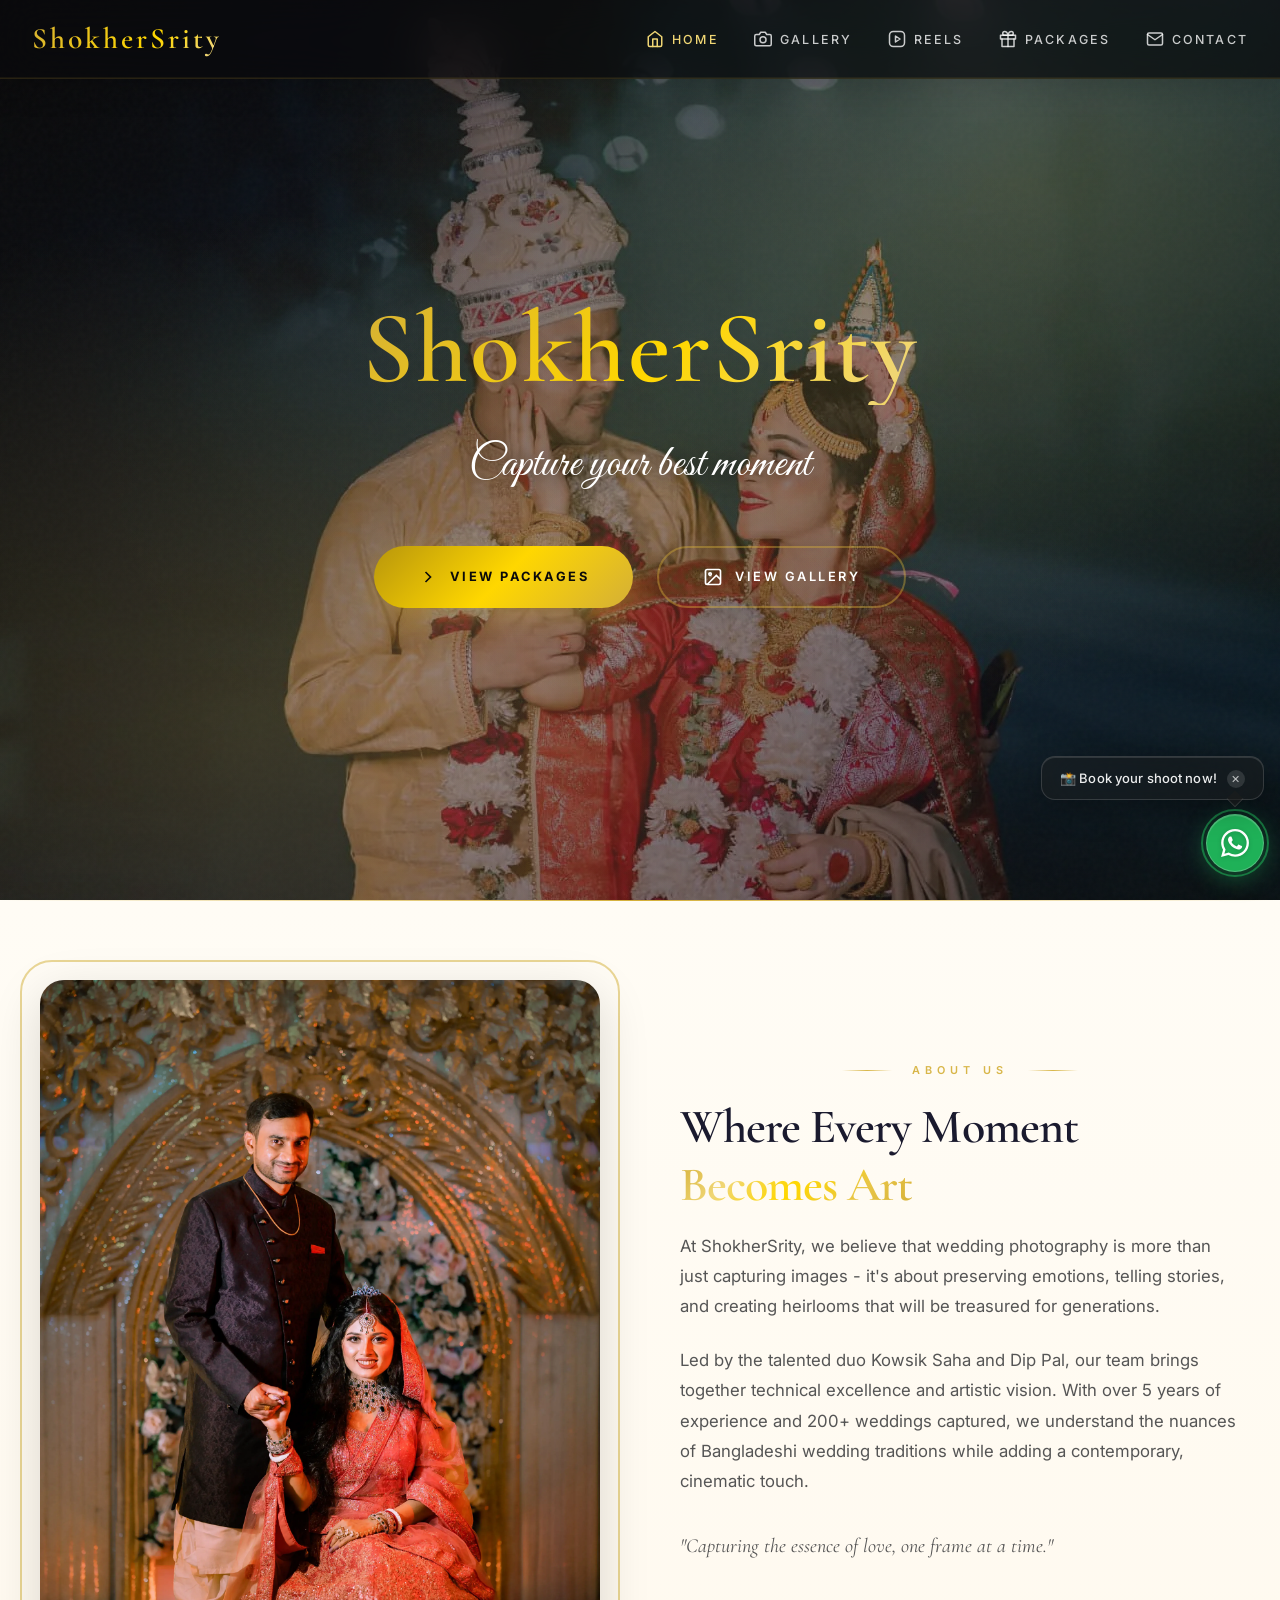
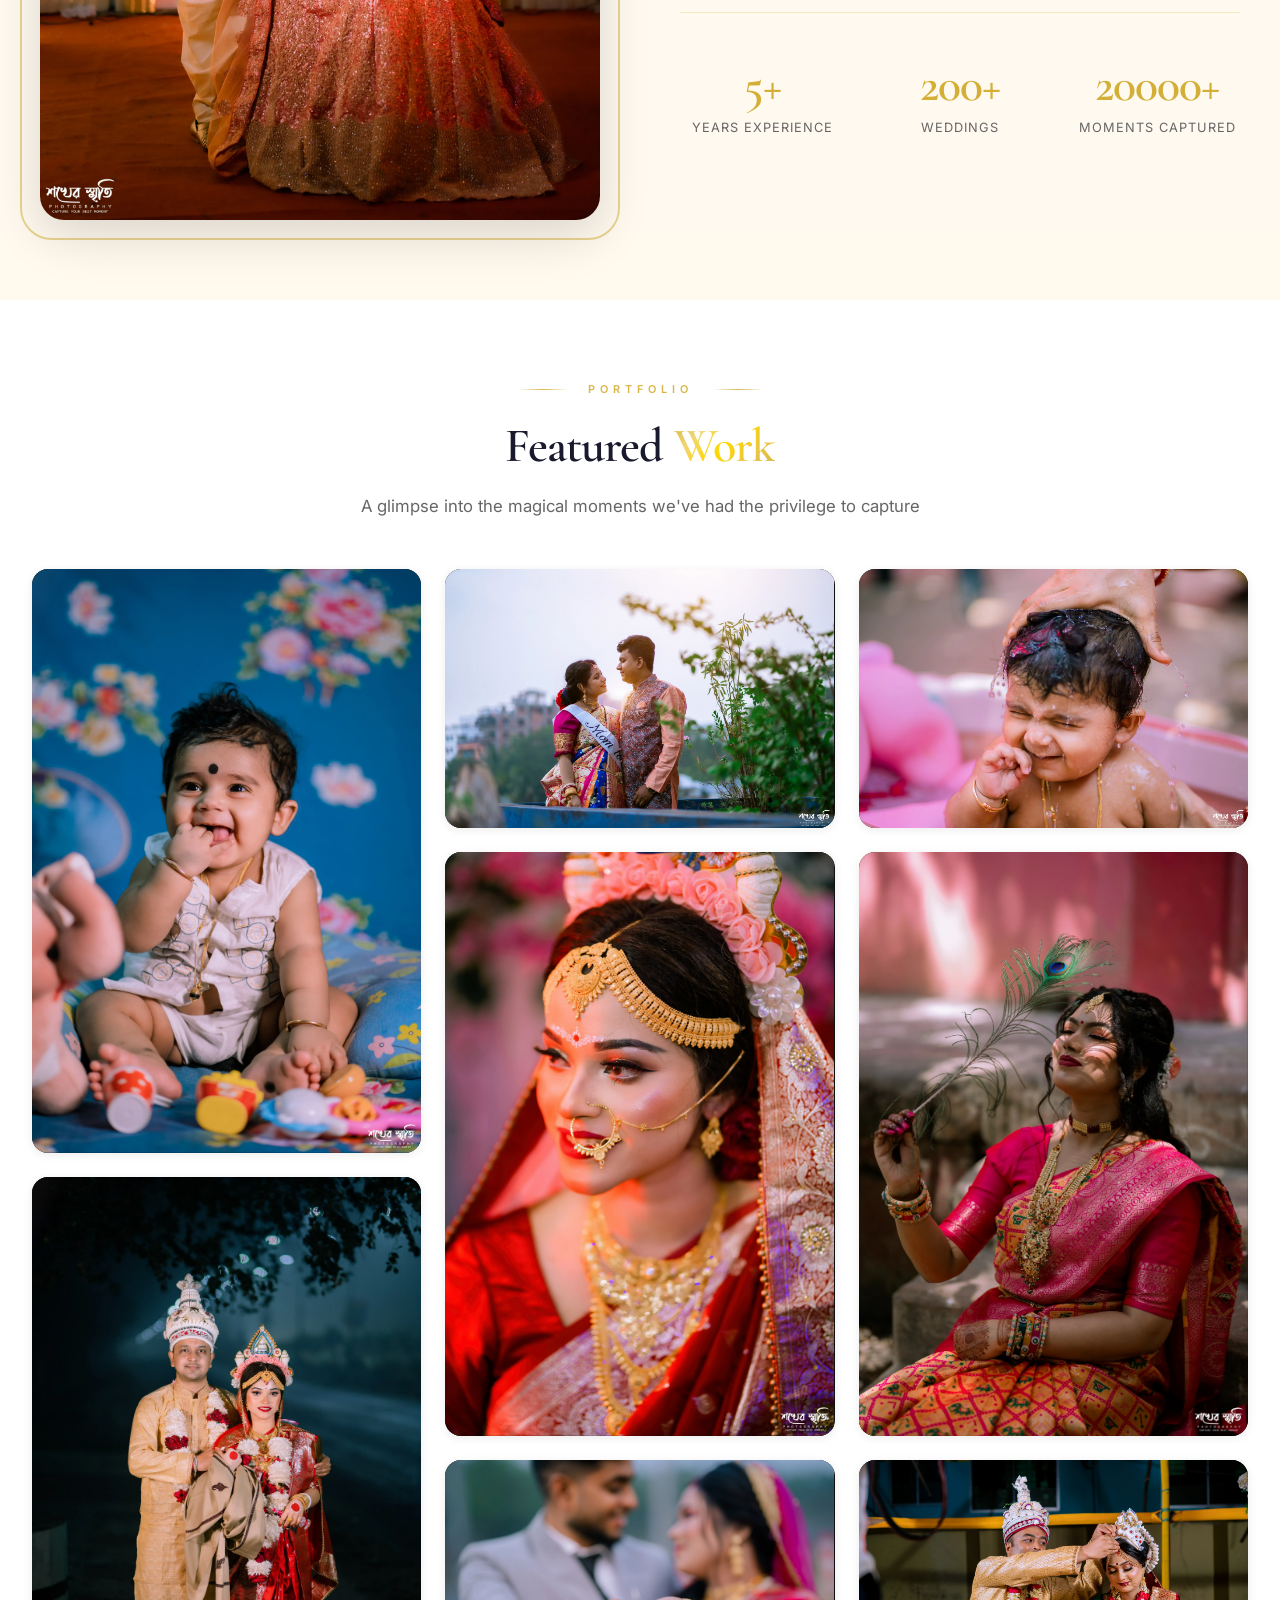
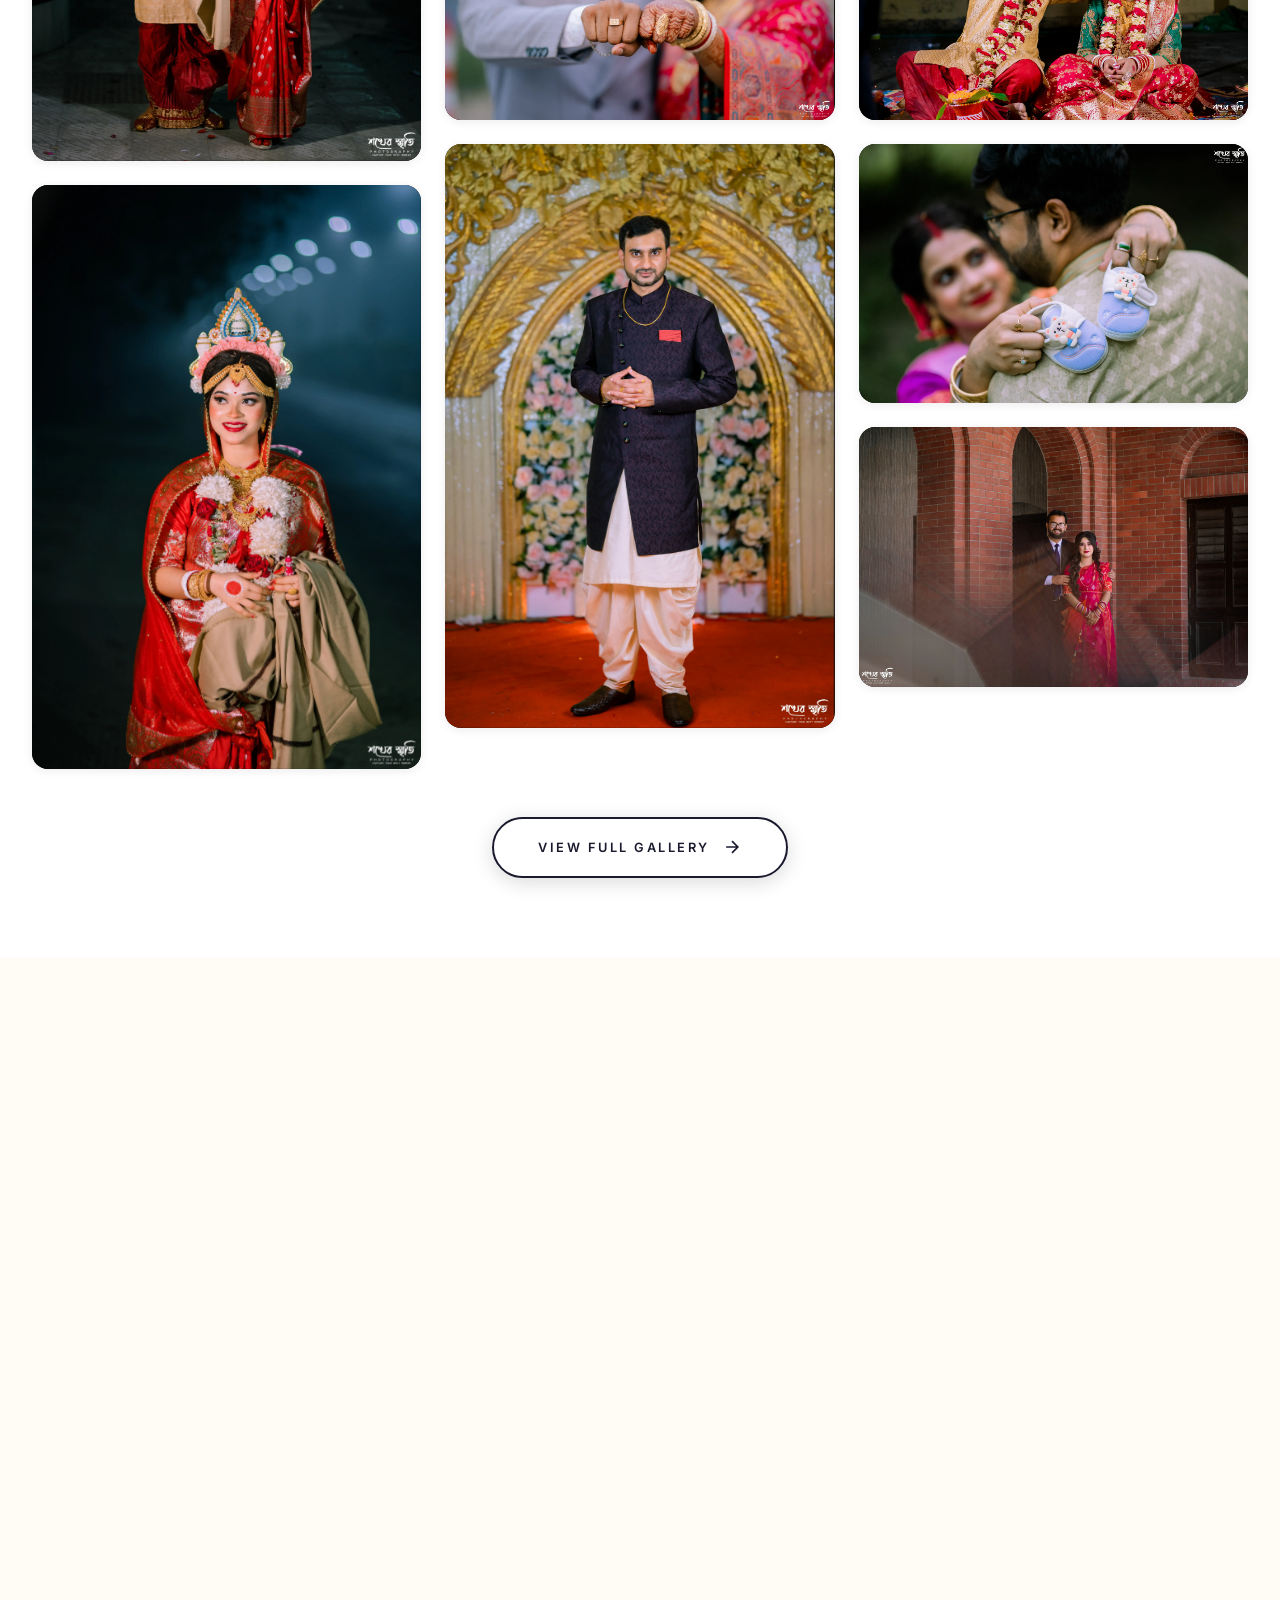
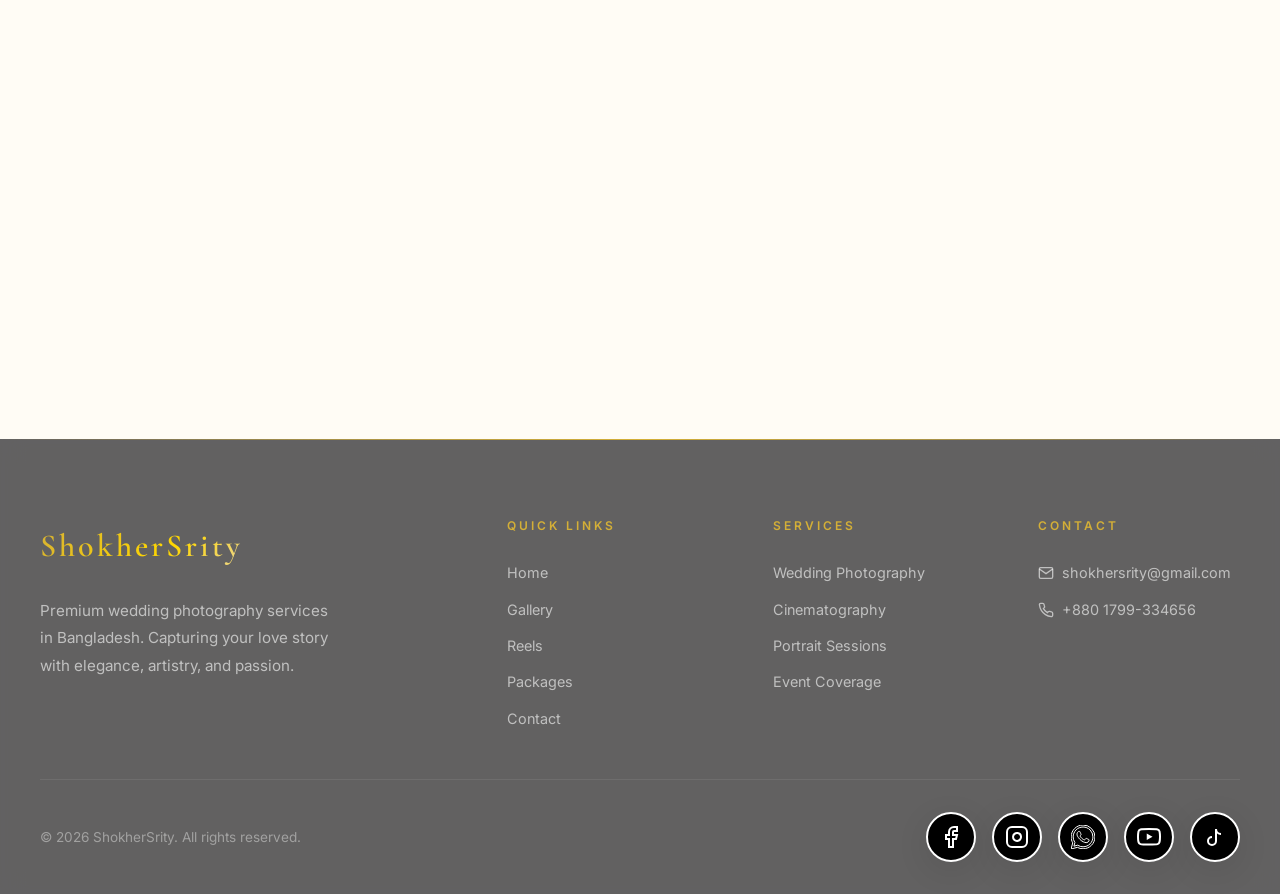
<file: index.html>
<!DOCTYPE html>
<html lang="en">
<head>
    <meta charset="UTF-8">
    <meta name="viewport" content="width=device-width, initial-scale=1.0">
    <meta name="theme-color" content="#0a0805">
    <link rel="manifest" href="manifest.json">

    <!-- Google Search Console verification -->
    <meta name="google-site-verification" content="m0ajNg1h99ob8Xcyd_0MiffPHSSJO4ulo_SOTal0G6o" />

    <!-- Primary SEO -->
    <title>ShokherSrity | Wedding Photography in Bangladesh — Faridpur, Dhaka &amp; Nationwide</title>
    <meta name="description" content="ShokherSrity is a premium wedding photography &amp; cinematography studio in Bangladesh. Bridal, engagement, holud, reception, pre-wedding and baby photoshoots in Faridpur, Dhaka and across Bangladesh. Book your wedding photographer today.">
    <meta name="keywords" content="ShokherSrity, Shokher Srity, শখের স্মৃতি, wedding photography Bangladesh, wedding photographer Bangladesh, wedding photographer Dhaka, wedding photographer Faridpur, Bhanga wedding photographer, bridal photoshoot Bangladesh, holud photography, gaye holud photographer, engagement photography Bangladesh, reception photography, pre-wedding photoshoot Bangladesh, baby photoshoot, baby shower photography, wedding cinematography Bangladesh, wedding videographer Bangladesh, cinematic wedding reels, Bangladeshi wedding photographer, best wedding photographer in Bangladesh, affordable wedding photography Bangladesh">
    <meta name="author" content="ShokherSrity">
    <meta name="robots" content="index, follow, max-image-preview:large">
    <link rel="canonical" href="https://shokhersrity.github.io/">

    <!-- Geo targeting -->
    <meta name="geo.region" content="BD">
    <meta name="geo.placename" content="Bhanga, Faridpur, Bangladesh">
    <meta name="geo.position" content="23.4961;89.7631">
    <meta name="ICBM" content="23.4961, 89.7631">

    <!-- Open Graph (Facebook, WhatsApp, LinkedIn) -->
    <meta property="og:type" content="website">
    <meta property="og:site_name" content="ShokherSrity">
    <meta property="og:locale" content="en_US">
    <meta property="og:locale:alternate" content="bn_BD">
    <meta property="og:url" content="https://shokhersrity.github.io/">
    <meta property="og:title" content="ShokherSrity | Premium Wedding Photography in Bangladesh">
    <meta property="og:description" content="Bridal, engagement, holud, reception &amp; cinematic wedding films across Bangladesh. Capturing your precious moments with artistry and elegance.">
    <meta property="og:image" content="https://shokhersrity.github.io/attached_assets/Wedding%20Photoshooot/1.webp">
    <meta property="og:image:alt" content="ShokherSrity wedding photography — Bangladeshi bride and groom portrait">

    <!-- Twitter / X -->
    <meta name="twitter:card" content="summary_large_image">
    <meta name="twitter:title" content="ShokherSrity | Premium Wedding Photography in Bangladesh">
    <meta name="twitter:description" content="Bridal, engagement, holud, reception &amp; cinematic wedding films across Bangladesh.">
    <meta name="twitter:image" content="https://shokhersrity.github.io/attached_assets/Wedding%20Photoshooot/1.webp">

    <!-- Preconnect -->
    <link rel="preconnect" href="https://fonts.googleapis.com">
    <link rel="preconnect" href="https://fonts.gstatic.com" crossorigin>
    
    <!-- Fonts -->
    <link href="https://fonts.googleapis.com/css2?family=Cormorant+Garamond:ital,wght@0,300;0,400;0,500;0,600;0,700;1,400;1,500&family=Inter:wght@300;400;500;600;700&family=Great+Vibes&display=swap" rel="stylesheet">
    
    <!-- Styles -->
    <link rel="stylesheet" href="style.css">
    <link rel="stylesheet" href="https://unpkg.com/aos@2.3.1/dist/aos.css">
    
    <!-- Favicon -->
    <link rel="icon" href="attached_assets/logo.webp" type="image/webp">
    <link rel="apple-touch-icon" href="attached_assets/logo.webp">

    <!-- Structured data: LocalBusiness / Photographer -->
    <script type="application/ld+json">
    {
      "@context": "https://schema.org",
      "@type": ["LocalBusiness", "ProfessionalService"],
      "@id": "https://shokhersrity.github.io/#business",
      "name": "ShokherSrity",
      "alternateName": ["Shokher Srity", "শখের স্মৃতি"],
      "description": "Premium wedding photography and cinematography studio based in Bangladesh, serving Faridpur, Dhaka and travelling nationwide.",
      "url": "https://shokhersrity.github.io/",
      "logo": "https://shokhersrity.github.io/attached_assets/logo.webp",
      "image": "https://shokhersrity.github.io/attached_assets/Wedding%20Photoshooot/1.webp",
      "priceRange": "৳৳",
      "telephone": ["+8801799334656", "+8801700504456"],
      "email": "shokhersrity@gmail.com",
      "address": {
        "@type": "PostalAddress",
        "addressLocality": "Bhanga",
        "addressRegion": "Faridpur",
        "addressCountry": "BD"
      },
      "geo": {
        "@type": "GeoCoordinates",
        "latitude": 23.4961,
        "longitude": 89.7631
      },
      "areaServed": [
        {"@type": "Country", "name": "Bangladesh"},
        {"@type": "City", "name": "Dhaka"},
        {"@type": "City", "name": "Faridpur"},
        {"@type": "City", "name": "Bhanga"}
      ],
      "serviceType": [
        "Wedding Photography",
        "Wedding Cinematography",
        "Bridal Photoshoot",
        "Engagement Photoshoot",
        "Holud Photography",
        "Reception Photography",
        "Pre-Wedding Photoshoot",
        "Baby Photoshoot",
        "Baby Shower Photography"
      ],
      "openingHoursSpecification": [
        {"@type": "OpeningHoursSpecification", "dayOfWeek": ["Monday","Tuesday","Wednesday","Thursday","Friday"], "opens": "09:00", "closes": "20:00"},
        {"@type": "OpeningHoursSpecification", "dayOfWeek": "Saturday", "opens": "10:00", "closes": "18:00"}
      ]
    }
    </script>

    <!-- Structured data: WebSite -->
    <script type="application/ld+json">
    {
      "@context": "https://schema.org",
      "@type": "WebSite",
      "@id": "https://shokhersrity.github.io/#website",
      "url": "https://shokhersrity.github.io/",
      "name": "ShokherSrity",
      "description": "Premium wedding photography in Bangladesh.",
      "publisher": {"@id": "https://shokhersrity.github.io/#business"},
      "inLanguage": "en"
    }
    </script>
</head>
<body>
    <!-- Header -->
    <header>
        <nav>
            <a href="index.html" class="logo">ShokherSrity</a>
            <button class="mobile-menu-btn" aria-label="Toggle menu">
                <span></span>
                <span></span>
                <span></span>
            </button>
            <ul class="nav-links">
                <li>
                    <a href="index.html">
                        <svg class="nav-icon" viewBox="0 0 24 24" fill="none" stroke="currentColor" stroke-width="2" stroke-linecap="round" stroke-linejoin="round">
                            <path class="roof" d="M3 9l9-7 9 7v11a2 2 0 0 1-2 2H5a2 2 0 0 1-2-2z"></path>
                            <polyline class="door" points="9 22 9 12 15 12 15 22"></polyline>
                        </svg>
                        <span class="nav-text">Home</span>
                    </a>
                </li>
                <li>
                    <a href="gallery.html">
                        <svg class="nav-icon" viewBox="0 0 24 24" fill="none" stroke="currentColor" stroke-width="2" stroke-linecap="round" stroke-linejoin="round">
                            <path class="camera-body" d="M23 19a2 2 0 0 1-2 2H3a2 2 0 0 1-2-2V8a2 2 0 0 1 2-2h4l2-3h6l2 3h4a2 2 0 0 1 2 2z"></path>
                            <circle class="lens" cx="12" cy="13" r="4"></circle>
                        </svg>
                        <span class="nav-text">Gallery</span>
                    </a>
                </li>
                <li>
                    <a href="reels.html">
                        <svg class="nav-icon" viewBox="0 0 24 24" fill="none" stroke="currentColor" stroke-width="2" stroke-linecap="round" stroke-linejoin="round">
                            <rect class="player-box" x="2" y="2" width="20" height="20" rx="5" ry="5"></rect>
                            <polygon class="play-btn" points="10 8 16 12 10 16 10 8"></polygon>
                        </svg>
                        <span class="nav-text">Reels</span>
                    </a>
                </li>
                <li>
                    <a href="packages.html">
                        <svg class="nav-icon" viewBox="0 0 24 24" fill="none" stroke="currentColor" stroke-width="2" stroke-linecap="round" stroke-linejoin="round">
                            <path class="gift-box" d="M20 12v10H4V12"></path>
                            <path class="gift-lid" d="M2 7h20v5H2z"></path>
                            <path class="gift-bow" d="M12 22V7M12 7H7.5a2.5 2.5 0 0 1 0-5C11 2 12 7 12 7zM12 7h4.5a2.5 2.5 0 0 0 0-5C13 2 12 7 12 7z"></path>
                        </svg>
                        <span class="nav-text">Packages</span>
                    </a>
                </li>
                <li>
                    <a href="contact.html">
                        <svg class="nav-icon" viewBox="0 0 24 24" fill="none" stroke="currentColor" stroke-width="2" stroke-linecap="round" stroke-linejoin="round">
                            <path class="envelope-body" d="M4 4h16c1.1 0 2 .9 2 2v12c0 1.1-.9 2-2 2H4c-1.1 0-2-.9-2-2V6c0-1.1.9-2 2-2z"></path>
                            <polyline class="envelope-fold" points="22,6 12,13 2,6"></polyline>
                        </svg>
                        <span class="nav-text">Contact</span>
                    </a>
                </li>
            </ul>
        </nav>
    </header>

    <main>
        <!-- Hero Section -->
        <section class="hero" data-aos="fade">
            <div class="hero-overlay"></div>
            <div class="hero-content">
                <h1 class="hero-title">ShokherSrity</h1>
                <p class="hero-tagline">Capture your best moment</p>
                <div class="hero-cta">
                    <a href="packages.html" class="btn btn-primary">
                        <svg width="20" height="20" viewBox="0 0 24 24" fill="none" stroke="currentColor" stroke-width="2">
                            <polyline points="9 18 15 12 9 6"></polyline>
                        </svg>
                        View Packages
                    </a>
                    <a href="gallery.html" class="btn btn-secondary glass-effect">
                        <svg width="20" height="20" viewBox="0 0 24 24" fill="none" stroke="currentColor" stroke-width="2">
                            <rect x="3" y="3" width="18" height="18" rx="2"></rect>
                            <circle cx="8.5" cy="8.5" r="1.5"></circle>
                            <path d="M21 15l-5-5L5 21"></path>
                        </svg>
                        View Gallery
                    </a>
                </div>
            </div>
        </section>

        <!-- About Section -->
        <section class="about" data-aos="fade-up">
            <div class="about-container">
                <div class="about-image-wrapper" data-aos="fade-right">
                    <div class="about-image-frame"></div>
                    <div class="about-image">
                        <img src="attached_assets/Reception/1.webp" alt="About Photography">
                    </div>
                </div>
                <div class="about-content" data-aos="fade-left">
                    <span class="section-label">About Us</span>
                    <h2 class="section-title">Where Every Moment <span class="text-gradient">Becomes Art</span></h2>
                    <p>
                        At ShokherSrity, we believe that wedding photography is more than just capturing images - it's about preserving emotions, telling stories, and creating heirlooms that will be treasured for generations.
                    </p>
                    <p>
                        Led by the talented duo Kowsik Saha and Dip Pal, our team brings together technical excellence and artistic vision. With over 5 years of experience and 200+ weddings captured, we understand the nuances of Bangladeshi wedding traditions while adding a contemporary, cinematic touch.
                    </p>
                    <p class="about-signature">
                        "Capturing the essence of love, one frame at a time."
                    </p>
                    <div class="about-stats">
                        <div class="stat-item">
                            <span class="stat-number" data-count="5" data-suffix="+">5+</span>
                            <span class="stat-label">Years Experience</span>
                        </div>
                        <div class="stat-item">
                            <span class="stat-number" data-count="200" data-suffix="+">200+</span>
                            <span class="stat-label">Weddings</span>
                        </div>
                        <div class="stat-item">
                            <span class="stat-number" data-count="20000" data-suffix="+">20000+</span>
                            <span class="stat-label">Moments Captured</span>
                        </div>
                    </div>
                </div>
            </div>
        </section>

        <!-- Featured Work Section - Photos from each category -->
        <section class="featured-work" data-aos="fade-up">
            <div class="section-header">
                <span class="section-label">Portfolio</span>
                <h2 class="section-title">Featured <span class="text-gradient">Work</span></h2>
                <p class="section-subtitle">A glimpse into the magical moments we've had the privilege to capture</p>
            </div>
            <div class="featured-grid stagger-children" id="homepage-featured-grid">
                <!-- Dynamically populated by JS: 2 random photos from each category -->
            </div>
            <div style="text-align: center; margin-top: 3rem;">
                <a href="gallery.html" class="btn btn-outline">
                    View Full Gallery
                    <svg width="20" height="20" viewBox="0 0 24 24" fill="none" stroke="currentColor" stroke-width="2">
                        <path d="M5 12h14M12 5l7 7-7 7"></path>
                    </svg>
                </a>
            </div>
        </section>

        <!-- Testimonials Section -->
        <section class="testimonials" data-aos="fade-up">
            <div class="section-header">
                <span class="section-label" style="color: var(--color-gold-light);">Testimonials</span>
                <h2 class="section-title">What Couples <span class="text-gradient">Say</span></h2>
            </div>
            <div class="testimonials-grid stagger-children">
                <div class="testimonial-card" data-aos="fade-up">
                    <div class="testimonial-stars">
                        <svg viewBox="0 0 24 24"><path d="M12 2l3.09 6.26L22 9.27l-5 4.87 1.18 6.88L12 17.77l-6.18 3.25L7 14.14 2 9.27l6.91-1.01L12 2z"/></svg>
                        <svg viewBox="0 0 24 24"><path d="M12 2l3.09 6.26L22 9.27l-5 4.87 1.18 6.88L12 17.77l-6.18 3.25L7 14.14 2 9.27l6.91-1.01L12 2z"/></svg>
                        <svg viewBox="0 0 24 24"><path d="M12 2l3.09 6.26L22 9.27l-5 4.87 1.18 6.88L12 17.77l-6.18 3.25L7 14.14 2 9.27l6.91-1.01L12 2z"/></svg>
                        <svg viewBox="0 0 24 24"><path d="M12 2l3.09 6.26L22 9.27l-5 4.87 1.18 6.88L12 17.77l-6.18 3.25L7 14.14 2 9.27l6.91-1.01L12 2z"/></svg>
                        <svg viewBox="0 0 24 24"><path d="M12 2l3.09 6.26L22 9.27l-5 4.87 1.18 6.88L12 17.77l-6.18 3.25L7 14.14 2 9.27l6.91-1.01L12 2z"/></svg>
                    </div>
                    <p class="testimonial-text">
                        "ShokherSrity captured our wedding day so beautifully that every time we look at the photos, we relive those magical moments. The attention to detail and the artistic vision exceeded all our expectations."
                    </p>
                    <div class="testimonial-author">
                        <div class="testimonial-avatar">SR</div>
                        <div>
                            <div class="testimonial-name">Sarah & Rahul</div>
                            <div class="testimonial-role">Dhaka, 2023</div>
                        </div>
                    </div>
                </div>
                <div class="testimonial-card" data-aos="fade-up" data-aos-delay="100">
                    <div class="testimonial-stars">
                        <svg viewBox="0 0 24 24"><path d="M12 2l3.09 6.26L22 9.27l-5 4.87 1.18 6.88L12 17.77l-6.18 3.25L7 14.14 2 9.27l6.91-1.01L12 2z"/></svg>
                        <svg viewBox="0 0 24 24"><path d="M12 2l3.09 6.26L22 9.27l-5 4.87 1.18 6.88L12 17.77l-6.18 3.25L7 14.14 2 9.27l6.91-1.01L12 2z"/></svg>
                        <svg viewBox="0 0 24 24"><path d="M12 2l3.09 6.26L22 9.27l-5 4.87 1.18 6.88L12 17.77l-6.18 3.25L7 14.14 2 9.27l6.91-1.01L12 2z"/></svg>
                        <svg viewBox="0 0 24 24"><path d="M12 2l3.09 6.26L22 9.27l-5 4.87 1.18 6.88L12 17.77l-6.18 3.25L7 14.14 2 9.27l6.91-1.01L12 2z"/></svg>
                        <svg viewBox="0 0 24 24"><path d="M12 2l3.09 6.26L22 9.27l-5 4.87 1.18 6.88L12 17.77l-6.18 3.25L7 14.14 2 9.27l6.91-1.01L12 2z"/></svg>
                    </div>
                    <p class="testimonial-text">
                        "From the pre-wedding shoot to the main event, Kowsik and Dip were incredibly professional and creative. They made us feel comfortable and captured our personalities perfectly."
                    </p>
                    <div class="testimonial-author">
                        <div class="testimonial-avatar">NA</div>
                        <div>
                            <div class="testimonial-name">Nadia & Asif</div>
                            <div class="testimonial-role">Chittagong, 2023</div>
                        </div>
                    </div>
                </div>
                <div class="testimonial-card" data-aos="fade-up" data-aos-delay="200">
                    <div class="testimonial-stars">
                        <svg viewBox="0 0 24 24"><path d="M12 2l3.09 6.26L22 9.27l-5 4.87 1.18 6.88L12 17.77l-6.18 3.25L7 14.14 2 9.27l6.91-1.01L12 2z"/></svg>
                        <svg viewBox="0 0 24 24"><path d="M12 2l3.09 6.26L22 9.27l-5 4.87 1.18 6.88L12 17.77l-6.18 3.25L7 14.14 2 9.27l6.91-1.01L12 2z"/></svg>
                        <svg viewBox="0 0 24 24"><path d="M12 2l3.09 6.26L22 9.27l-5 4.87 1.18 6.88L12 17.77l-6.18 3.25L7 14.14 2 9.27l6.91-1.01L12 2z"/></svg>
                        <svg viewBox="0 0 24 24"><path d="M12 2l3.09 6.26L22 9.27l-5 4.87 1.18 6.88L12 17.77l-6.18 3.25L7 14.14 2 9.27l6.91-1.01L12 2z"/></svg>
                        <svg viewBox="0 0 24 24"><path d="M12 2l3.09 6.26L22 9.27l-5 4.87 1.18 6.88L12 17.77l-6.18 3.25L7 14.14 2 9.27l6.91-1.01L12 2z"/></svg>
                    </div>
                    <p class="testimonial-text">
                        "The video and photo quality was outstanding! They captured candid moments we didn't even know happened. ShokherSrity truly are artists behind the camera. Highly recommended!"
                    </p>
                    <div class="testimonial-author">
                        <div class="testimonial-avatar">FA</div>
                        <div>
                            <div class="testimonial-name">Farah & Adil</div>
                            <div class="testimonial-role">Sylhet, 2024</div>
                        </div>
                    </div>
                </div>
            </div>
        </section>

        <!-- CTA Section -->
        <section class="cta-section" data-aos="fade-up">
            <div class="cta-content">
                <h2>Ready to Capture Your <span class="text-gradient">Special Day?</span></h2>
                <p>Let's create something beautiful together. Book a consultation to discuss your vision and let us bring it to life.</p>
                <a href="contact.html" class="btn btn-primary">
                    <svg width="20" height="20" viewBox="0 0 24 24" fill="none" stroke="currentColor" stroke-width="2">
                        <rect x="3" y="4" width="18" height="18" rx="2" ry="2"></rect>
                        <line x1="16" y1="2" x2="16" y2="6"></line>
                        <line x1="8" y1="2" x2="8" y2="6"></line>
                        <line x1="3" y1="10" x2="21" y2="10"></line>
                    </svg>
                    Book a Consultation
                </a>
            </div>
        </section>
    </main>

    <!-- Footer -->
    <footer class="footer">
        <div class="footer-content">
            <div class="footer-brand">
                <a href="index.html" class="logo">ShokherSrity</a>
                <p>Premium wedding photography services in Bangladesh. Capturing your love story with elegance, artistry, and passion.</p>
            </div>
            <div class="footer-section">
                <h4 class="footer-title">Quick Links</h4>
                <div class="footer-links">
                    <a href="index.html">Home</a>
                    <a href="gallery.html">Gallery</a>
                    <a href="reels.html">Reels</a>
                    <a href="packages.html">Packages</a>
                    <a href="contact.html">Contact</a>
                </div>
            </div>
            <div class="footer-section">
                <h4 class="footer-title">Services</h4>
                <div class="footer-links">
                    <a href="packages.html">Wedding Photography</a>
                    <a href="packages.html">Cinematography</a>
                    <a href="packages.html">Portrait Sessions</a>
                    <a href="packages.html">Event Coverage</a>
                </div>
            </div>
            <div class="footer-section">
                <h4 class="footer-title">Contact</h4>
                <div class="footer-links">
                    <a href="mailto:shokhersrity@gmail.com">
                        <svg width="16" height="16" viewBox="0 0 24 24" fill="none" stroke="currentColor" stroke-width="2">
                            <path d="M4 4h16c1.1 0 2 .9 2 2v12c0 1.1-.9 2-2 2H4c-1.1 0-2-.9-2-2V6c0-1.1.9-2 2-2z"></path>
                            <polyline points="22,6 12,13 2,6"></polyline>
                        </svg>
                        shokhersrity@gmail.com
                    </a>
                    <a href="tel:+8801799334656">
                        <svg width="16" height="16" viewBox="0 0 24 24" fill="none" stroke="currentColor" stroke-width="2">
                            <path d="M22 16.92v3a2 2 0 01-2.18 2 19.79 19.79 0 01-8.63-3.07 19.5 19.5 0 01-6-6 19.79 19.79 0 01-3.07-8.67A2 2 0 014.11 2h3a2 2 0 012 1.72 12.84 12.84 0 00.7 2.81 2 2 0 01-.45 2.11L8.09 9.91a16 16 0 006 6l1.27-1.27a2 2 0 012.11-.45 12.84 12.84 0 002.81.7A2 2 0 0122 16.92z"></path>
                        </svg>
                        +880 1799-334656
                    </a>
                </div>
            </div>
        </div>
        <div class="footer-bottom">
            <p class="footer-copyright">
                &copy; <span data-copyright-year>2024</span> ShokherSrity. All rights reserved.
            </p>
            <div class="footer-social">
                <a href="https://www.facebook.com/shokhersrity" target="_blank" aria-label="Facebook">
                    <svg width="20" height="20" viewBox="0 0 24 24" fill="none" stroke="currentColor" stroke-width="2">
                        <path d="M18 2h-3a5 5 0 00-5 5v3H7v4h3v8h4v-8h3l1-4h-4V7a1 1 0 011-1h3z"></path>
                    </svg>
                </a>
                <a href="https://www.instagram.com/shokhersrity" target="_blank" aria-label="Instagram">
                    <svg width="20" height="20" viewBox="0 0 24 24" fill="none" stroke="currentColor" stroke-width="2">
                        <rect x="2" y="2" width="20" height="20" rx="5" ry="5"></rect>
                        <path d="M16 11.37A4 4 0 1112.63 8 4 4 0 0116 11.37z"></path>
                        <line x1="17.5" y1="6.5" x2="17.51" y2="6.5"></line>
                    </svg>
                </a>
                <a href="https://wa.me/8801799334656" target="_blank" aria-label="WhatsApp">
                    <svg width="20" height="20" viewBox="0 0 24 24" fill="currentColor" stroke="none">
                        <path d="M17.472 14.382c-.297-.149-1.758-.867-2.03-.967-.273-.099-.471-.148-.67.15-.197.297-.767.966-.94 1.164-.173.199-.347.223-.644.075-.297-.15-1.255-.463-2.39-1.475-.883-.788-1.48-1.761-1.653-2.059-.173-.297-.018-.458.13-.606.134-.133.298-.347.446-.52.149-.174.198-.298.298-.497.099-.198.05-.371-.025-.52-.075-.149-.669-1.612-.916-2.207-.242-.579-.487-.5-.669-.51-.173-.008-.371-.01-.57-.01-.198 0-.52.074-.792.372-.272.297-1.04 1.016-1.04 2.479 0 1.462 1.065 2.875 1.213 3.074.149.198 2.096 3.2 5.077 4.487.709.306 1.262.489 1.694.625.712.227 1.36.195 1.871.118.571-.085 1.758-.719 2.006-1.413.248-.694.248-1.289.173-1.413-.074-.124-.272-.198-.57-.347m-5.421 7.403h-.004a9.87 9.87 0 01-5.031-1.378l-.361-.214-3.741.982.998-3.648-.235-.374a9.86 9.86 0 01-1.51-5.26c.001-5.45 4.436-9.884 9.888-9.884 2.64 0 5.122 1.03 6.988 2.898a9.825 9.825 0 012.893 6.994c-.003 5.45-4.437 9.884-9.885 9.884m8.413-18.297A11.815 11.815 0 0012.05 0C5.495 0 .16 5.335.157 11.892c0 2.096.547 4.142 1.588 5.945L.057 24l6.305-1.654a11.882 11.882 0 005.683 1.448h.005c6.554 0 11.89-5.335 11.893-11.893a11.821 11.821 0 00-3.48-8.413z"/>
                    </svg>
                </a>
                <a href="https://www.youtube.com/@shokhersrity" target="_blank" aria-label="YouTube">
                    <svg width="20" height="20" viewBox="0 0 24 24" fill="none" stroke="currentColor" stroke-width="2">
                        <path d="M22.54 6.42a2.78 2.78 0 00-1.94-2C18.88 4 12 4 12 4s-6.88 0-8.6.46a2.78 2.78 0 00-1.94 2A29 29 0 001 11.75a29 29 0 00.46 5.33A2.78 2.78 0 003.4 19.1c1.72.46 8.6.46 8.6.46s6.88 0 8.6-.46a2.78 2.78 0 001.94-2 29 29 0 00.46-5.25 29 29 0 00-.46-5.43z"></path>
                        <polygon points="9.75 15.02 15.5 11.75 9.75 8.48 9.75 15.02" fill="currentColor" stroke="none"></polygon>
                    </svg>
                </a>
                <a href="https://www.tiktok.com/@shokhersrity" target="_blank" aria-label="TikTok">
                    <svg width="20" height="20" viewBox="0 0 24 24" fill="none" stroke="currentColor" stroke-width="2">
                        <path d="M9 12a4 4 0 104 4V4a5 5 0 005 5"></path>
                    </svg>
                </a>
            </div>
        </div>
    </footer>

    <!-- Scripts -->
    <script src="https://unpkg.com/aos@2.3.1/dist/aos.js"></script>
    <script src="image_catalog.js"></script><script src="script.js"></script>
    <script src="whatsapp-widget.js"></script>
    <script src="pwa.js"></script>
</body>
</html>
</file>
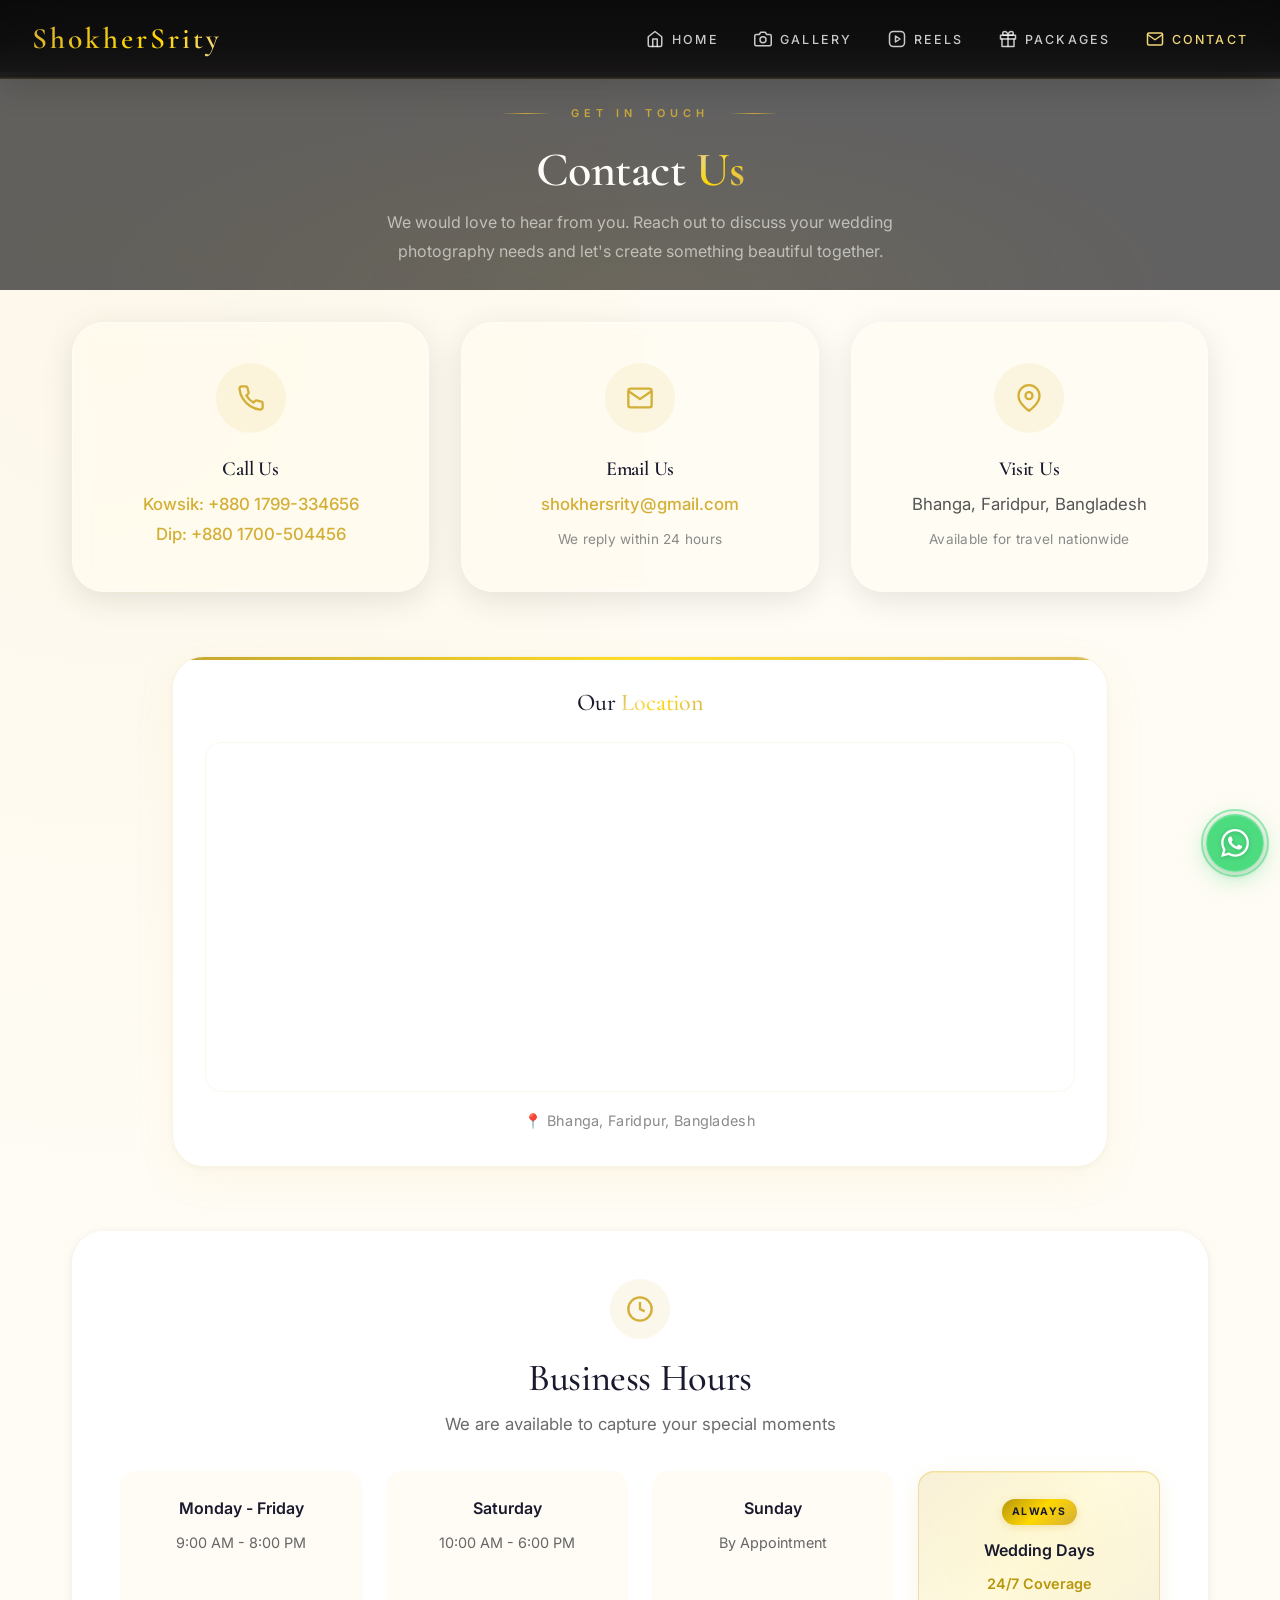
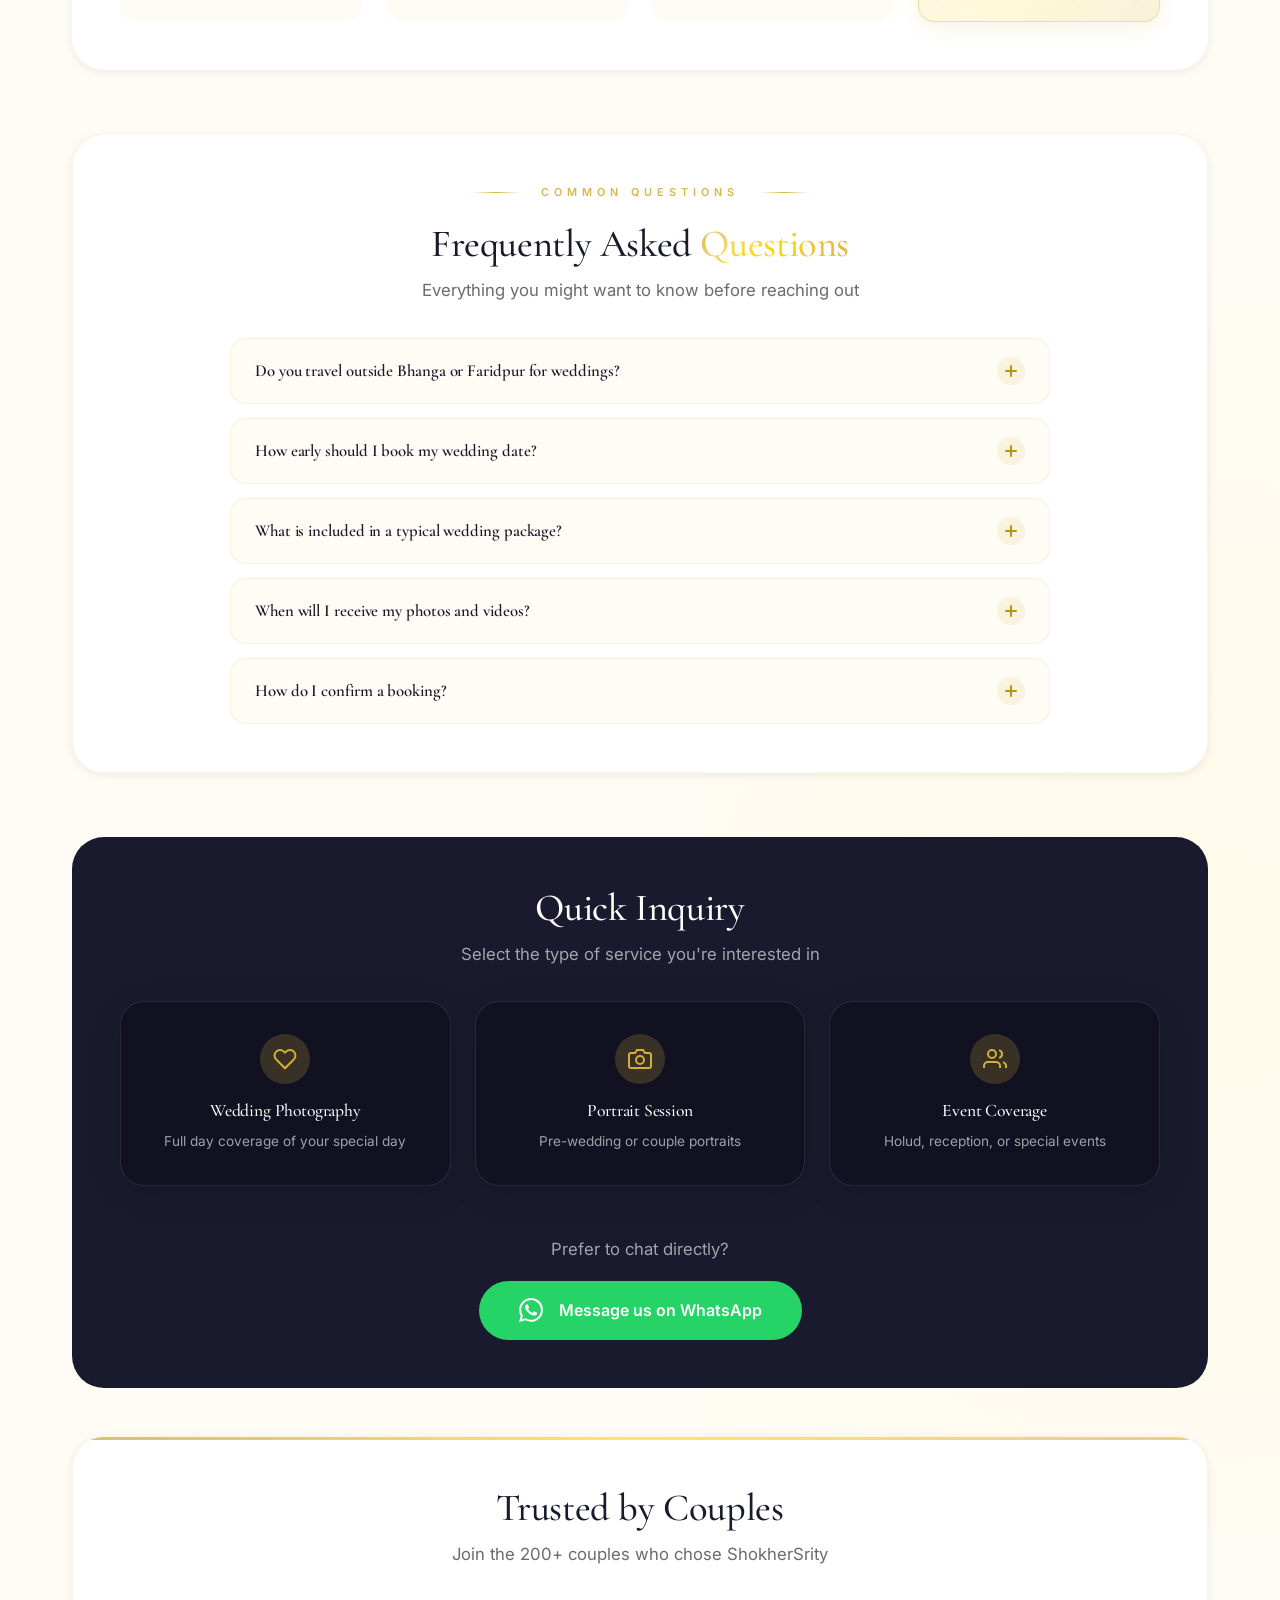
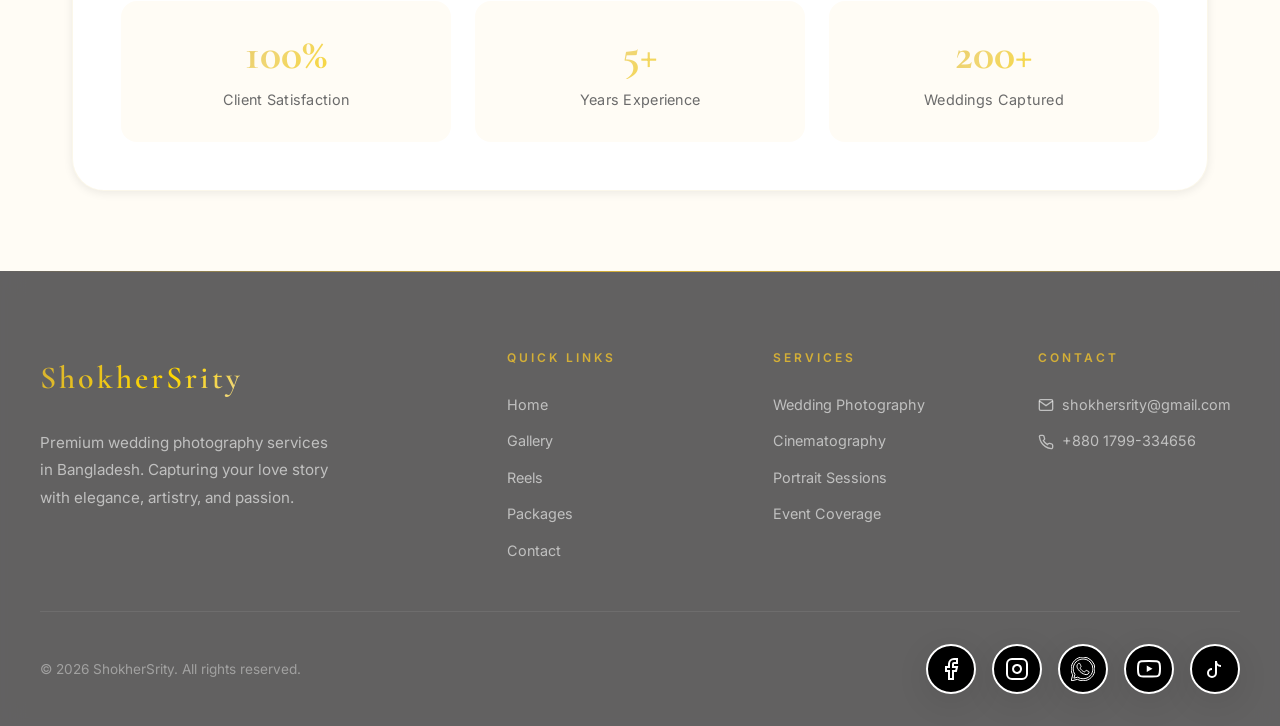
<file: contact.html>
<!DOCTYPE html>
<html lang="en">

<head>
    <meta charset="UTF-8">
    <meta name="viewport" content="width=device-width, initial-scale=1.0">
    <meta name="theme-color" content="#0a0805">
    <link rel="manifest" href="manifest.json">

    <!-- Primary SEO -->
    <title>Contact ShokherSrity | Book a Wedding Photographer in Bangladesh</title>
    <meta name="description" content="Contact ShokherSrity to book wedding photography &amp; cinematography in Bangladesh. Call +880 1799-334656 or +880 1700-504456, email shokhersrity@gmail.com, or visit us in Bhanga, Faridpur. Available nationwide.">
    <meta name="keywords" content="contact ShokherSrity, book wedding photographer Bangladesh, wedding photography booking Bangladesh, wedding photographer Faridpur contact, wedding photographer Dhaka contact, ShokherSrity phone number, ShokherSrity email, hire wedding photographer Bangladesh">
    <meta name="author" content="ShokherSrity">
    <meta name="robots" content="index, follow, max-image-preview:large">
    <link rel="canonical" href="https://shokhersrity.github.io/contact.html">

    <!-- Geo targeting -->
    <meta name="geo.region" content="BD">
    <meta name="geo.placename" content="Bhanga, Faridpur, Bangladesh">
    <meta name="geo.position" content="23.4961;89.7631">
    <meta name="ICBM" content="23.4961, 89.7631">

    <!-- Open Graph -->
    <meta property="og:type" content="website">
    <meta property="og:site_name" content="ShokherSrity">
    <meta property="og:locale" content="en_US">
    <meta property="og:url" content="https://shokhersrity.github.io/contact.html">
    <meta property="og:title" content="Contact ShokherSrity | Book a Wedding Photographer in Bangladesh">
    <meta property="og:description" content="Get in touch to book wedding photography &amp; cinematography. Faridpur · Dhaka · nationwide travel across Bangladesh.">
    <meta property="og:image" content="https://shokhersrity.github.io/attached_assets/Wedding%20Photoshooot/1.webp">
    <meta property="og:image:alt" content="ShokherSrity wedding photography — contact us">

    <!-- Twitter -->
    <meta name="twitter:card" content="summary_large_image">
    <meta name="twitter:title" content="Contact ShokherSrity | Book a Wedding Photographer in Bangladesh">
    <meta name="twitter:description" content="Call, email or visit ShokherSrity to book your wedding photography in Bangladesh.">
    <meta name="twitter:image" content="https://shokhersrity.github.io/attached_assets/Wedding%20Photoshooot/1.webp">

    <!-- Preconnect -->
    <link rel="preconnect" href="https://fonts.googleapis.com">
    <link rel="preconnect" href="https://fonts.gstatic.com" crossorigin>

    <!-- Fonts -->
    <link
        href="https://fonts.googleapis.com/css2?family=Cormorant+Garamond:ital,wght@0,300;0,400;0,500;0,600;0,700;1,400;1,500&family=Inter:wght@300;400;500;600;700&family=Great+Vibes&display=swap"
        rel="stylesheet">

    <!-- Styles -->
    <link rel="stylesheet" href="style.css">
    <link rel="stylesheet" href="https://unpkg.com/aos@2.3.1/dist/aos.css">

    <!-- Favicon -->
    <link rel="icon" href="attached_assets/logo.webp" type="image/webp">
    <link rel="apple-touch-icon" href="attached_assets/logo.webp">

    <!-- Structured data: ContactPage + LocalBusiness reference -->
    <script type="application/ld+json">
    {
      "@context": "https://schema.org",
      "@type": "ContactPage",
      "url": "https://shokhersrity.github.io/contact.html",
      "name": "Contact ShokherSrity",
      "description": "Contact ShokherSrity to book wedding photography in Bangladesh.",
      "mainEntity": {
        "@type": "LocalBusiness",
        "@id": "https://shokhersrity.github.io/#business",
        "name": "ShokherSrity",
        "telephone": ["+8801799334656", "+8801700504456"],
        "email": "shokhersrity@gmail.com",
        "address": {
          "@type": "PostalAddress",
          "addressLocality": "Bhanga",
          "addressRegion": "Faridpur",
          "addressCountry": "BD"
        },
        "contactPoint": [
          {"@type": "ContactPoint", "telephone": "+8801799334656", "contactType": "customer service", "areaServed": "BD", "availableLanguage": ["en", "bn"]},
          {"@type": "ContactPoint", "telephone": "+8801700504456", "contactType": "bookings", "areaServed": "BD", "availableLanguage": ["en", "bn"]}
        ]
      }
    }
    </script>

    <!-- Structured data: FAQPage (matches the on-page FAQ section) -->
    <script type="application/ld+json">
    {
      "@context": "https://schema.org",
      "@type": "FAQPage",
      "mainEntity": [
        {
          "@type": "Question",
          "name": "Do you travel outside Faridpur for weddings?",
          "acceptedAnswer": {"@type": "Answer", "text": "Yes — we cover weddings nationwide across Bangladesh, including Dhaka, Chattogram, Sylhet and beyond. Travel may be included or quoted separately depending on the location and package."}
        },
        {
          "@type": "Question",
          "name": "How early should we book our date?",
          "acceptedAnswer": {"@type": "Answer", "text": "We recommend booking 3–6 months in advance, especially for peak wedding season. Popular dates fill up quickly, so the earlier the better."}
        },
        {
          "@type": "Question",
          "name": "What is included in your wedding packages?",
          "acceptedAnswer": {"@type": "Answer", "text": "Each package includes professional photography, professionally edited images, an online gallery and high-resolution downloads. Cinematic videography, drone coverage and printed albums are available depending on the tier."}
        },
        {
          "@type": "Question",
          "name": "How long until we receive our photos?",
          "acceptedAnswer": {"@type": "Answer", "text": "Edited highlights are typically delivered within 1–2 weeks, and the full edited gallery within 4–6 weeks of your event."}
        },
        {
          "@type": "Question",
          "name": "How do we confirm our booking?",
          "acceptedAnswer": {"@type": "Answer", "text": "Reach out via call, WhatsApp, or email. Once we confirm availability, a small advance secures your date in our calendar."}
        }
      ]
    }
    </script>
</head>

<body class="page-contact">
    <!-- Dark backdrop — sits at top of document flow so the transparent
         navbar always has a dark surface on initial load. Scrolls away
         with the page, so the nav stays transparent over content below. -->
    <div class="nav-top-backdrop" aria-hidden="true"></div>

    <!-- Header -->
    <header>
        <nav>
            <a href="index.html" class="logo">ShokherSrity</a>
            <button class="mobile-menu-btn" aria-label="Toggle menu">
                <span></span>
                <span></span>
                <span></span>
            </button>
            <ul class="nav-links">
                <li>
                    <a href="index.html">
                        <svg class="nav-icon" viewBox="0 0 24 24" fill="none" stroke="currentColor" stroke-width="2" stroke-linecap="round" stroke-linejoin="round">
                            <path class="roof" d="M3 9l9-7 9 7v11a2 2 0 0 1-2 2H5a2 2 0 0 1-2-2z"></path>
                            <polyline class="door" points="9 22 9 12 15 12 15 22"></polyline>
                        </svg>
                        <span class="nav-text">Home</span>
                    </a>
                </li>
                <li>
                    <a href="gallery.html">
                        <svg class="nav-icon" viewBox="0 0 24 24" fill="none" stroke="currentColor" stroke-width="2" stroke-linecap="round" stroke-linejoin="round">
                            <path class="camera-body" d="M23 19a2 2 0 0 1-2 2H3a2 2 0 0 1-2-2V8a2 2 0 0 1 2-2h4l2-3h6l2 3h4a2 2 0 0 1 2 2z"></path>
                            <circle class="lens" cx="12" cy="13" r="4"></circle>
                        </svg>
                        <span class="nav-text">Gallery</span>
                    </a>
                </li>
                <li>
                    <a href="reels.html">
                        <svg class="nav-icon" viewBox="0 0 24 24" fill="none" stroke="currentColor" stroke-width="2" stroke-linecap="round" stroke-linejoin="round">
                            <rect class="player-box" x="2" y="2" width="20" height="20" rx="5" ry="5"></rect>
                            <polygon class="play-btn" points="10 8 16 12 10 16 10 8"></polygon>
                        </svg>
                        <span class="nav-text">Reels</span>
                    </a>
                </li>
                <li>
                    <a href="packages.html">
                        <svg class="nav-icon" viewBox="0 0 24 24" fill="none" stroke="currentColor" stroke-width="2" stroke-linecap="round" stroke-linejoin="round">
                            <path class="gift-box" d="M20 12v10H4V12"></path>
                            <path class="gift-lid" d="M2 7h20v5H2z"></path>
                            <path class="gift-bow" d="M12 22V7M12 7H7.5a2.5 2.5 0 0 1 0-5C11 2 12 7 12 7zM12 7h4.5a2.5 2.5 0 0 0 0-5C13 2 12 7 12 7z"></path>
                        </svg>
                        <span class="nav-text">Packages</span>
                    </a>
                </li>
                <li>
                    <a href="contact.html">
                        <svg class="nav-icon" viewBox="0 0 24 24" fill="none" stroke="currentColor" stroke-width="2" stroke-linecap="round" stroke-linejoin="round">
                            <path class="envelope-body" d="M4 4h16c1.1 0 2 .9 2 2v12c0 1.1-.9 2-2 2H4c-1.1 0-2-.9-2-2V6c0-1.1.9-2 2-2z"></path>
                            <polyline class="envelope-fold" points="22,6 12,13 2,6"></polyline>
                        </svg>
                        <span class="nav-text">Contact</span>
                    </a>
                </li>
            </ul>
        </nav>
    </header>

    <main class="contact-page">
        <!-- Contact Header -->
        <div class="contact-header" data-aos="fade-down">
            <span class="section-label" style="color: var(--color-gold);">Get in Touch</span>
            <h1>Contact <span class="text-gradient">Us</span></h1>
            <p>We would love to hear from you. Reach out to discuss your wedding photography needs and let's create
                something beautiful together.</p>
        </div>

        <div class="contact-container">
            <!-- Contact Cards -->
            <div class="contact-cards">
                <!-- Phone Card -->
                <div class="contact-card" data-aos="fade-up">
                    <div class="contact-card-icon">
                        <svg viewBox="0 0 24 24" fill="none" stroke="currentColor" stroke-width="2">
                            <path
                                d="M22 16.92v3a2 2 0 01-2.18 2 19.79 19.79 0 01-8.63-3.07 19.5 19.5 0 01-6-6 19.79 19.79 0 01-3.07-8.67A2 2 0 014.11 2h3a2 2 0 012 1.72 12.84 12.84 0 00.7 2.81 2 2 0 01-.45 2.11L8.09 9.91a16 16 0 006 6l1.27-1.27a2 2 0 012.11-.45 12.84 12.84 0 002.81.7A2 2 0 0122 16.92z">
                            </path>
                        </svg>
                    </div>
                    <h3 class="contact-card-title">Call Us</h3>
                    <div class="contact-card-info">
                        <p><a href="tel:+8801799334656">Kowsik: +880 1799-334656</a></p>
                        <p><a href="tel:+8801700504456">Dip: +880 1700-504456</a></p>
                    </div>
                </div>

                <!-- Email Card -->
                <div class="contact-card" data-aos="fade-up" data-aos-delay="100">
                    <div class="contact-card-icon">
                        <svg viewBox="0 0 24 24" fill="none" stroke="currentColor" stroke-width="2">
                            <path d="M4 4h16c1.1 0 2 .9 2 2v12c0 1.1-.9 2-2 2H4c-1.1 0-2-.9-2-2V6c0-1.1.9-2 2-2z">
                            </path>
                            <polyline points="22,6 12,13 2,6"></polyline>
                        </svg>
                    </div>
                    <h3 class="contact-card-title">Email Us</h3>
                    <div class="contact-card-info">
                        <p><a href="mailto:shokhersrity@gmail.com">shokhersrity@gmail.com</a></p>
                        <p class="contact-card-hint">We reply within 24 hours</p>
                    </div>
                </div>

                <!-- Location Card -->
                <div class="contact-card" data-aos="fade-up" data-aos-delay="200">
                    <div class="contact-card-icon">
                        <svg viewBox="0 0 24 24" fill="none" stroke="currentColor" stroke-width="2">
                            <path d="M21 10c0 7-9 13-9 13s-9-6-9-13a9 9 0 0118 0z"></path>
                            <circle cx="12" cy="10" r="3"></circle>
                        </svg>
                    </div>
                    <h3 class="contact-card-title">Visit Us</h3>
                    <div class="contact-card-info">
                        <!-- ========== OFFICE LOCATION - EDIT HERE ========== -->
                        <p>Bhanga, Faridpur, Bangladesh</p>
                        <!-- ========== END OFFICE LOCATION ========== -->
                        <p class="contact-card-hint">Available for travel nationwide</p>
                    </div>
                </div>
            </div>

            <!-- ================================================================== -->
            <!-- ========== GOOGLE MAP EMBED - EDIT LOCATION HERE ========== -->
            <!-- To change the location, update the 'src' URL below with your -->
            <!-- Google Maps embed link. You can get one from Google Maps > -->
            <!-- Share > Embed a map, then paste the src URL here. -->
            <!-- ================================================================== -->
            <div class="map-card" data-aos="fade-up">
                <div class="map-card-inner">
                    <h3 class="map-card-title">Our <span class="text-gradient">Location</span></h3>
                    <div class="map-frame">
                        <!-- ========== MAP IFRAME ========== -->
                        <iframe
                            src="https://maps.google.com/maps?q=Shokher+Srity,+Bhanga,+Faridpur&t=&z=16&ie=UTF8&iwloc=&output=embed"
                            width="100%" height="100%" style="border:0;" allowfullscreen="" loading="lazy"
                            referrerpolicy="no-referrer-when-downgrade">
                        </iframe>
                        <!-- ========== END MAP IFRAME ========== -->
                    </div>
                    <p class="map-card-address">
                        <!-- ========== MAP ADDRESS TEXT - EDIT HERE ========== -->
                        <span aria-hidden="true">📍</span> Bhanga, Faridpur, Bangladesh
                        <!-- ========== END MAP ADDRESS TEXT ========== -->
                    </p>
                </div>
            </div>
            <!-- ========== END GOOGLE MAP EMBED ========== -->

            <!-- Business Hours -->
            <div class="business-hours" data-aos="fade-up">
                <div class="business-hours-header">
                    <div class="business-hours-icon">
                        <svg width="28" height="28" viewBox="0 0 24 24" fill="none" stroke="#D4AF37" stroke-width="2">
                            <circle cx="12" cy="12" r="10"></circle>
                            <polyline points="12 6 12 12 16 14"></polyline>
                        </svg>
                    </div>
                    <h3>Business Hours</h3>
                    <p class="business-hours-sub">We are available to capture your special moments</p>
                </div>
                <div class="hours-grid">
                    <div class="hour-item">
                        <div class="hour-day">Monday - Friday</div>
                        <div class="hour-time">9:00 AM - 8:00 PM</div>
                    </div>
                    <div class="hour-item">
                        <div class="hour-day">Saturday</div>
                        <div class="hour-time">10:00 AM - 6:00 PM</div>
                    </div>
                    <div class="hour-item">
                        <div class="hour-day">Sunday</div>
                        <div class="hour-time">By Appointment</div>
                    </div>
                    <div class="hour-item featured">
                        <span class="hour-badge">Always</span>
                        <div class="hour-day">Wedding Days</div>
                        <div class="hour-time">24/7 Coverage</div>
                    </div>
                </div>
            </div>

            <!-- FAQ Accordion (CSS-only, fully static) -->
            <div class="faq-section" id="faq" data-aos="fade-up">
                <div class="faq-header">
                    <span class="section-label" style="color: var(--color-gold);">Common Questions</span>
                    <h3>Frequently Asked <span class="text-gradient">Questions</span></h3>
                    <p class="faq-sub">Everything you might want to know before reaching out</p>
                </div>
                <div class="faq-list">
                    <details class="faq-item">
                        <summary>
                            <span class="faq-q">Do you travel outside Bhanga or Faridpur for weddings?</span>
                            <span class="faq-toggle" aria-hidden="true"></span>
                        </summary>
                        <div class="faq-a">
                            <p>Yes, we cover weddings nationwide across Bangladesh. Travel costs for venues outside the
                                Faridpur district are added on top of the package price. Just share your venue when you
                                message us and we will give you the full breakdown.</p>
                        </div>
                    </details>
                    <details class="faq-item">
                        <summary>
                            <span class="faq-q">How early should I book my wedding date?</span>
                            <span class="faq-toggle" aria-hidden="true"></span>
                        </summary>
                        <div class="faq-a">
                            <p>We recommend booking at least 2 to 3 months in advance, especially for the November to
                                February wedding season. Popular dates fill up quickly. Once your date is confirmed
                                with an advance, it is locked exclusively for you.</p>
                        </div>
                    </details>
                    <details class="faq-item">
                        <summary>
                            <span class="faq-q">What is included in a typical wedding package?</span>
                            <span class="faq-toggle" aria-hidden="true"></span>
                        </summary>
                        <div class="faq-a">
                            <p>Every package includes professional photographers, edited high-resolution images, an
                                online gallery, and a curated highlight set. Cinematography, drone coverage, same-day
                                reels, and printed albums vary by tier — check the
                                <a href="packages.html">Packages page</a> for a full comparison.
                            </p>
                        </div>
                    </details>
                    <details class="faq-item">
                        <summary>
                            <span class="faq-q">When will I receive my photos and videos?</span>
                            <span class="faq-toggle" aria-hidden="true"></span>
                        </summary>
                        <div class="faq-a">
                            <p>Edited photos are delivered within 3 to 4 weeks. Highlight reels and short edits are
                                shared within 7 to 10 days. The full cinematic film, where included, is delivered
                                within 6 to 8 weeks of the event.</p>
                        </div>
                    </details>
                    <details class="faq-item">
                        <summary>
                            <span class="faq-q">How do I confirm a booking?</span>
                            <span class="faq-toggle" aria-hidden="true"></span>
                        </summary>
                        <div class="faq-a">
                            <p>Reach out by phone, email, or WhatsApp with your wedding date, venue, and the package
                                you are interested in. Once we confirm availability, a small advance secures the date
                                and we share a written agreement covering everything you can expect.</p>
                        </div>
                    </details>
                </div>
            </div>

            <!-- Quick Inquiry -->
            <div class="quick-inquiry" data-aos="fade-up">
                <div class="quick-inquiry-header">
                    <h3>Quick Inquiry</h3>
                    <p>Select the type of service you're interested in</p>
                </div>
                <div class="inquiry-options">
                    <div class="inquiry-card" data-inquiry="wedding" data-whatsapp="8801799334656"
                        data-message="Hello! I am interested in booking your wedding photography package. Could you please provide more information?">
                        <div class="inquiry-icon">
                            <svg viewBox="0 0 24 24" fill="none" stroke="currentColor" stroke-width="2">
                                <path
                                    d="M20.84 4.61a5.5 5.5 0 00-7.78 0L12 5.67l-1.06-1.06a5.5 5.5 0 00-7.78 7.78l1.06 1.06L12 21.23l7.78-7.78 1.06-1.06a5.5 5.5 0 000-7.78z">
                                </path>
                            </svg>
                        </div>
                        <h4 class="inquiry-title">Wedding Photography</h4>
                        <p class="inquiry-desc">Full day coverage of your special day</p>
                    </div>
                    <div class="inquiry-card" data-inquiry="portrait" data-whatsapp="8801799334656"
                        data-message="Hello! I would like to book a portrait photography session. What are your availability and rates?">
                        <div class="inquiry-icon">
                            <svg viewBox="0 0 24 24" fill="none" stroke="currentColor" stroke-width="2">
                                <path
                                    d="M23 19a2 2 0 0 1-2 2H3a2 2 0 0 1-2-2V8a2 2 0 0 1 2-2h4l2-3h6l2 3h4a2 2 0 0 1 2 2z">
                                </path>
                                <circle cx="12" cy="13" r="4"></circle>
                            </svg>
                        </div>
                        <h4 class="inquiry-title">Portrait Session</h4>
                        <p class="inquiry-desc">Pre-wedding or couple portraits</p>
                    </div>
                    <div class="inquiry-card" data-inquiry="event" data-whatsapp="8801799334656"
                        data-message="Hello! I am interested in event photography services. Could you share your package details?">
                        <div class="inquiry-icon">
                            <svg viewBox="0 0 24 24" fill="none" stroke="currentColor" stroke-width="2">
                                <path d="M17 21v-2a4 4 0 0 0-4-4H5a4 4 0 0 0-4 4v2"></path>
                                <circle cx="9" cy="7" r="4"></circle>
                                <path d="M23 21v-2a4 4 0 0 0-3-3.87"></path>
                                <path d="M16 3.13a4 4 0 0 1 0 7.75"></path>
                            </svg>
                        </div>
                        <h4 class="inquiry-title">Event Coverage</h4>
                        <p class="inquiry-desc">Holud, reception, or special events</p>
                    </div>
                </div>

                <!-- WhatsApp CTA -->
                <div class="whatsapp-cta">
                    <p style="color: rgba(255,255,255,0.6); margin-bottom: 1rem;">Prefer to chat directly?</p>
                    <a href="https://wa.me/8801799334656?text=Hello! I would like to inquire about your wedding photography services."
                        target="_blank" class="whatsapp-btn">
                        <svg viewBox="0 0 24 24" fill="currentColor">
                            <path
                                d="M17.472 14.382c-.297-.149-1.758-.867-2.03-.967-.273-.099-.471-.148-.67.15-.197.297-.767.966-.94 1.164-.173.199-.347.223-.644.075-.297-.15-1.255-.463-2.39-1.475-.883-.788-1.48-1.761-1.653-2.059-.173-.297-.018-.458.13-.606.134-.133.298-.347.446-.52.149-.174.198-.298.298-.497.099-.198.05-.371-.025-.52-.075-.149-.669-1.612-.916-2.207-.242-.579-.487-.5-.669-.51-.173-.008-.371-.01-.57-.01-.198 0-.52.074-.792.372-.272.297-1.04 1.016-1.04 2.479 0 1.462 1.065 2.875 1.213 3.074.149.198 2.096 3.2 5.077 4.487.709.306 1.262.489 1.694.625.712.227 1.36.195 1.871.118.571-.085 1.758-.719 2.006-1.413.248-.694.248-1.289.173-1.413-.074-.124-.272-.198-.57-.347m-5.421 7.403h-.004a9.87 9.87 0 01-5.031-1.378l-.361-.214-3.741.982.998-3.648-.235-.374a9.86 9.86 0 01-1.51-5.26c.001-5.45 4.436-9.884 9.888-9.884 2.64 0 5.122 1.03 6.988 2.898a9.825 9.825 0 012.893 6.994c-.003 5.45-4.437 9.884-9.885 9.884m8.413-18.297A11.815 11.815 0 0012.05 0C5.495 0 .16 5.335.157 11.892c0 2.096.547 4.142 1.588 5.945L.057 24l6.305-1.654a11.882 11.882 0 005.683 1.448h.005c6.554 0 11.89-5.335 11.893-11.893a11.821 11.821 0 00-3.48-8.413z" />
                        </svg>
                        Message us on WhatsApp
                    </a>
                </div>
            </div>

            <!-- Social Proof / Stats -->
            <div class="contact-stats" data-aos="fade-up">
                <div class="contact-stats-header">
                    <h3>Trusted by Couples</h3>
                    <p>Join the 200+ couples who chose ShokherSrity</p>
                </div>
                <div class="contact-stats-grid">
                    <div class="contact-stat">
                        <div class="contact-stat-num">100%</div>
                        <p class="contact-stat-label">Client Satisfaction</p>
                    </div>
                    <div class="contact-stat">
                        <div class="contact-stat-num">5+</div>
                        <p class="contact-stat-label">Years Experience</p>
                    </div>
                    <div class="contact-stat">
                        <div class="contact-stat-num">200+</div>
                        <p class="contact-stat-label">Weddings Captured</p>
                    </div>
                </div>
            </div>
        </div>
    </main>

    <!-- Footer -->
    <footer class="footer">
        <div class="footer-content">
            <div class="footer-brand">
                <a href="index.html" class="logo">ShokherSrity</a>
                <p>Premium wedding photography services in Bangladesh. Capturing your love story with elegance,
                    artistry, and passion.</p>
            </div>
            <div class="footer-section">
                <h4 class="footer-title">Quick Links</h4>
                <div class="footer-links">
                    <a href="index.html">Home</a>
                    <a href="gallery.html">Gallery</a>
                    <a href="reels.html">Reels</a>
                    <a href="packages.html">Packages</a>
                    <a href="contact.html">Contact</a>
                </div>
            </div>
            <div class="footer-section">
                <h4 class="footer-title">Services</h4>
                <div class="footer-links">
                    <a href="packages.html">Wedding Photography</a>
                    <a href="packages.html">Cinematography</a>
                    <a href="packages.html">Portrait Sessions</a>
                    <a href="packages.html">Event Coverage</a>
                </div>
            </div>
            <div class="footer-section">
                <h4 class="footer-title">Contact</h4>
                <div class="footer-links">
                    <a href="mailto:shokhersrity@gmail.com">
                        <svg width="16" height="16" viewBox="0 0 24 24" fill="none" stroke="currentColor"
                            stroke-width="2">
                            <path d="M4 4h16c1.1 0 2 .9 2 2v12c0 1.1-.9 2-2 2H4c-1.1 0-2-.9-2-2V6c0-1.1.9-2 2-2z">
                            </path>
                            <polyline points="22,6 12,13 2,6"></polyline>
                        </svg>
                        shokhersrity@gmail.com
                    </a>
                    <a href="tel:+8801799334656">
                        <svg width="16" height="16" viewBox="0 0 24 24" fill="none" stroke="currentColor"
                            stroke-width="2">
                            <path
                                d="M22 16.92v3a2 2 0 01-2.18 2 19.79 19.79 0 01-8.63-3.07 19.5 19.5 0 01-6-6 19.79 19.79 0 01-3.07-8.67A2 2 0 014.11 2h3a2 2 0 012 1.72 12.84 12.84 0 00.7 2.81 2 2 0 01-.45 2.11L8.09 9.91a16 16 0 006 6l1.27-1.27a2 2 0 012.11-.45 12.84 12.84 0 002.81.7A2 2 0 0122 16.92z">
                            </path>
                        </svg>
                        +880 1799-334656
                    </a>
                </div>
            </div>
        </div>
        <div class="footer-bottom">
            <p class="footer-copyright">
                &copy; <span data-copyright-year>2026</span> ShokherSrity. All rights reserved.
            </p>
            <div class="footer-social">
                <a href="https://www.facebook.com/shokhersrity" target="_blank" aria-label="Facebook">
                    <svg width="20" height="20" viewBox="0 0 24 24" fill="none" stroke="currentColor" stroke-width="2">
                        <path d="M18 2h-3a5 5 0 00-5 5v3H7v4h3v8h4v-8h3l1-4h-4V7a1 1 0 011-1h3z"></path>
                    </svg>
                </a>
                <a href="https://www.instagram.com/shokhersrity" target="_blank" aria-label="Instagram">
                    <svg width="20" height="20" viewBox="0 0 24 24" fill="none" stroke="currentColor" stroke-width="2">
                        <rect x="2" y="2" width="20" height="20" rx="5" ry="5"></rect>
                        <path d="M16 11.37A4 4 0 1112.63 8 4 4 0 0116 11.37z"></path>
                        <line x1="17.5" y1="6.5" x2="17.51" y2="6.5"></line>
                    </svg>
                </a>
                <a href="https://wa.me/8801799334656" target="_blank" aria-label="WhatsApp">
                    <svg width="20" height="20" viewBox="0 0 24 24" fill="currentColor" stroke="none">
                        <path
                            d="M17.472 14.382c-.297-.149-1.758-.867-2.03-.967-.273-.099-.471-.148-.67.15-.197.297-.767.966-.94 1.164-.173.199-.347.223-.644.075-.297-.15-1.255-.463-2.39-1.475-.883-.788-1.48-1.761-1.653-2.059-.173-.297-.018-.458.13-.606.134-.133.298-.347.446-.52.149-.174.198-.298.298-.497.099-.198.05-.371-.025-.52-.075-.149-.669-1.612-.916-2.207-.242-.579-.487-.5-.669-.51-.173-.008-.371-.01-.57-.01-.198 0-.52.074-.792.372-.272.297-1.04 1.016-1.04 2.479 0 1.462 1.065 2.875 1.213 3.074.149.198 2.096 3.2 5.077 4.487.709.306 1.262.489 1.694.625.712.227 1.36.195 1.871.118.571-.085 1.758-.719 2.006-1.413.248-.694.248-1.289.173-1.413-.074-.124-.272-.198-.57-.347m-5.421 7.403h-.004a9.87 9.87 0 01-5.031-1.378l-.361-.214-3.741.982.998-3.648-.235-.374a9.86 9.86 0 01-1.51-5.26c.001-5.45 4.436-9.884 9.888-9.884 2.64 0 5.122 1.03 6.988 2.898a9.825 9.825 0 012.893 6.994c-.003 5.45-4.437 9.884-9.885 9.884m8.413-18.297A11.815 11.815 0 0012.05 0C5.495 0 .16 5.335.157 11.892c0 2.096.547 4.142 1.588 5.945L.057 24l6.305-1.654a11.882 11.882 0 005.683 1.448h.005c6.554 0 11.89-5.335 11.893-11.893a11.821 11.821 0 00-3.48-8.413z" />
                    </svg>
                </a>
                <a href="https://www.youtube.com/@shokhersrity" target="_blank" aria-label="YouTube">
                    <svg width="20" height="20" viewBox="0 0 24 24" fill="none" stroke="currentColor" stroke-width="2">
                        <path
                            d="M22.54 6.42a2.78 2.78 0 00-1.94-2C18.88 4 12 4 12 4s-6.88 0-8.6.46a2.78 2.78 0 00-1.94 2A29 29 0 001 11.75a29 29 0 00.46 5.33A2.78 2.78 0 003.4 19.1c1.72.46 8.6.46 8.6.46s6.88 0 8.6-.46a2.78 2.78 0 001.94-2 29 29 0 00.46-5.25 29 29 0 00-.46-5.43z">
                        </path>
                        <polygon points="9.75 15.02 15.5 11.75 9.75 8.48 9.75 15.02" fill="currentColor" stroke="none">
                        </polygon>
                    </svg>
                </a>
                <a href="https://www.tiktok.com/@shokhersrity" target="_blank" aria-label="TikTok">
                    <svg width="20" height="20" viewBox="0 0 24 24" fill="none" stroke="currentColor" stroke-width="2">
                        <path d="M9 12a4 4 0 104 4V4a5 5 0 005 5"></path>
                    </svg>
                </a>
            </div>
        </div>
    </footer>

    <!-- Scripts -->
    <script src="https://unpkg.com/aos@2.3.1/dist/aos.js"></script>
    <script src="script.js"></script>
    <script src="whatsapp-widget.js"></script>
    <script src="pwa.js"></script>
</body>

</html>
</file>
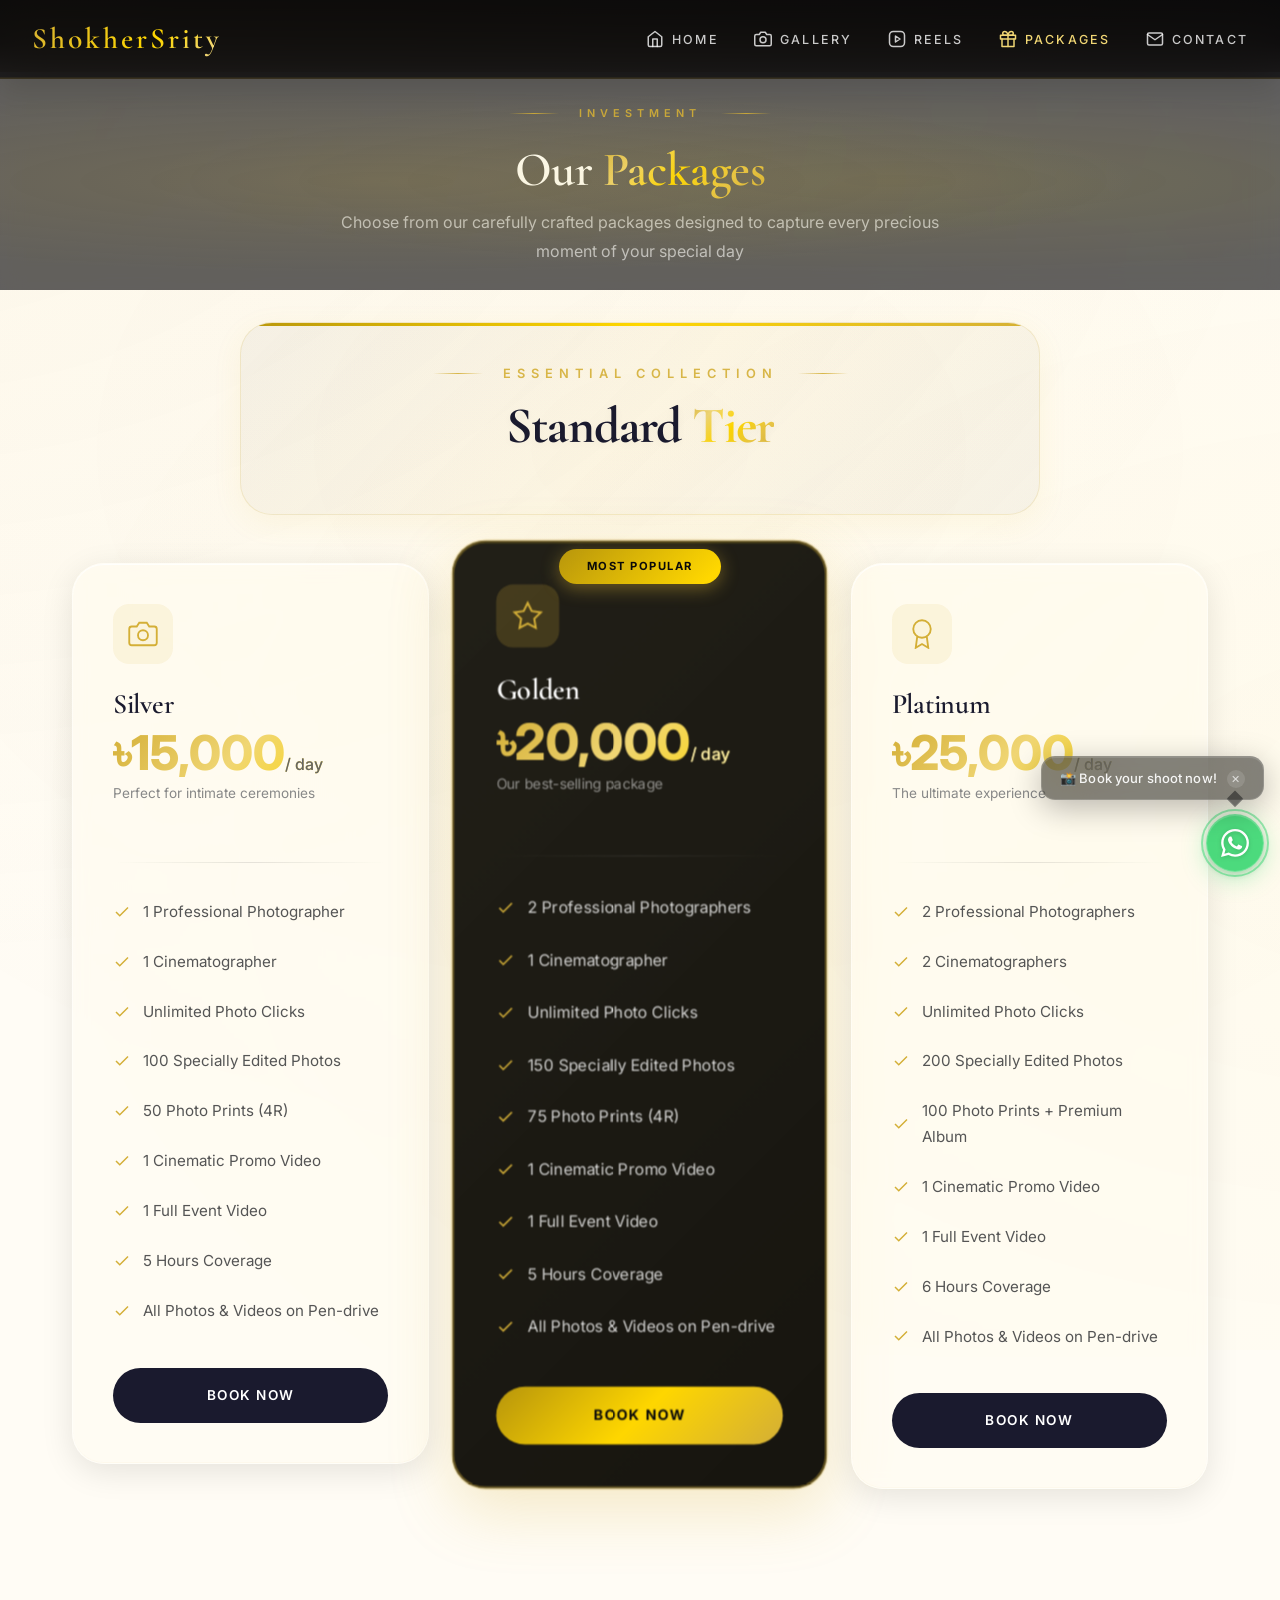
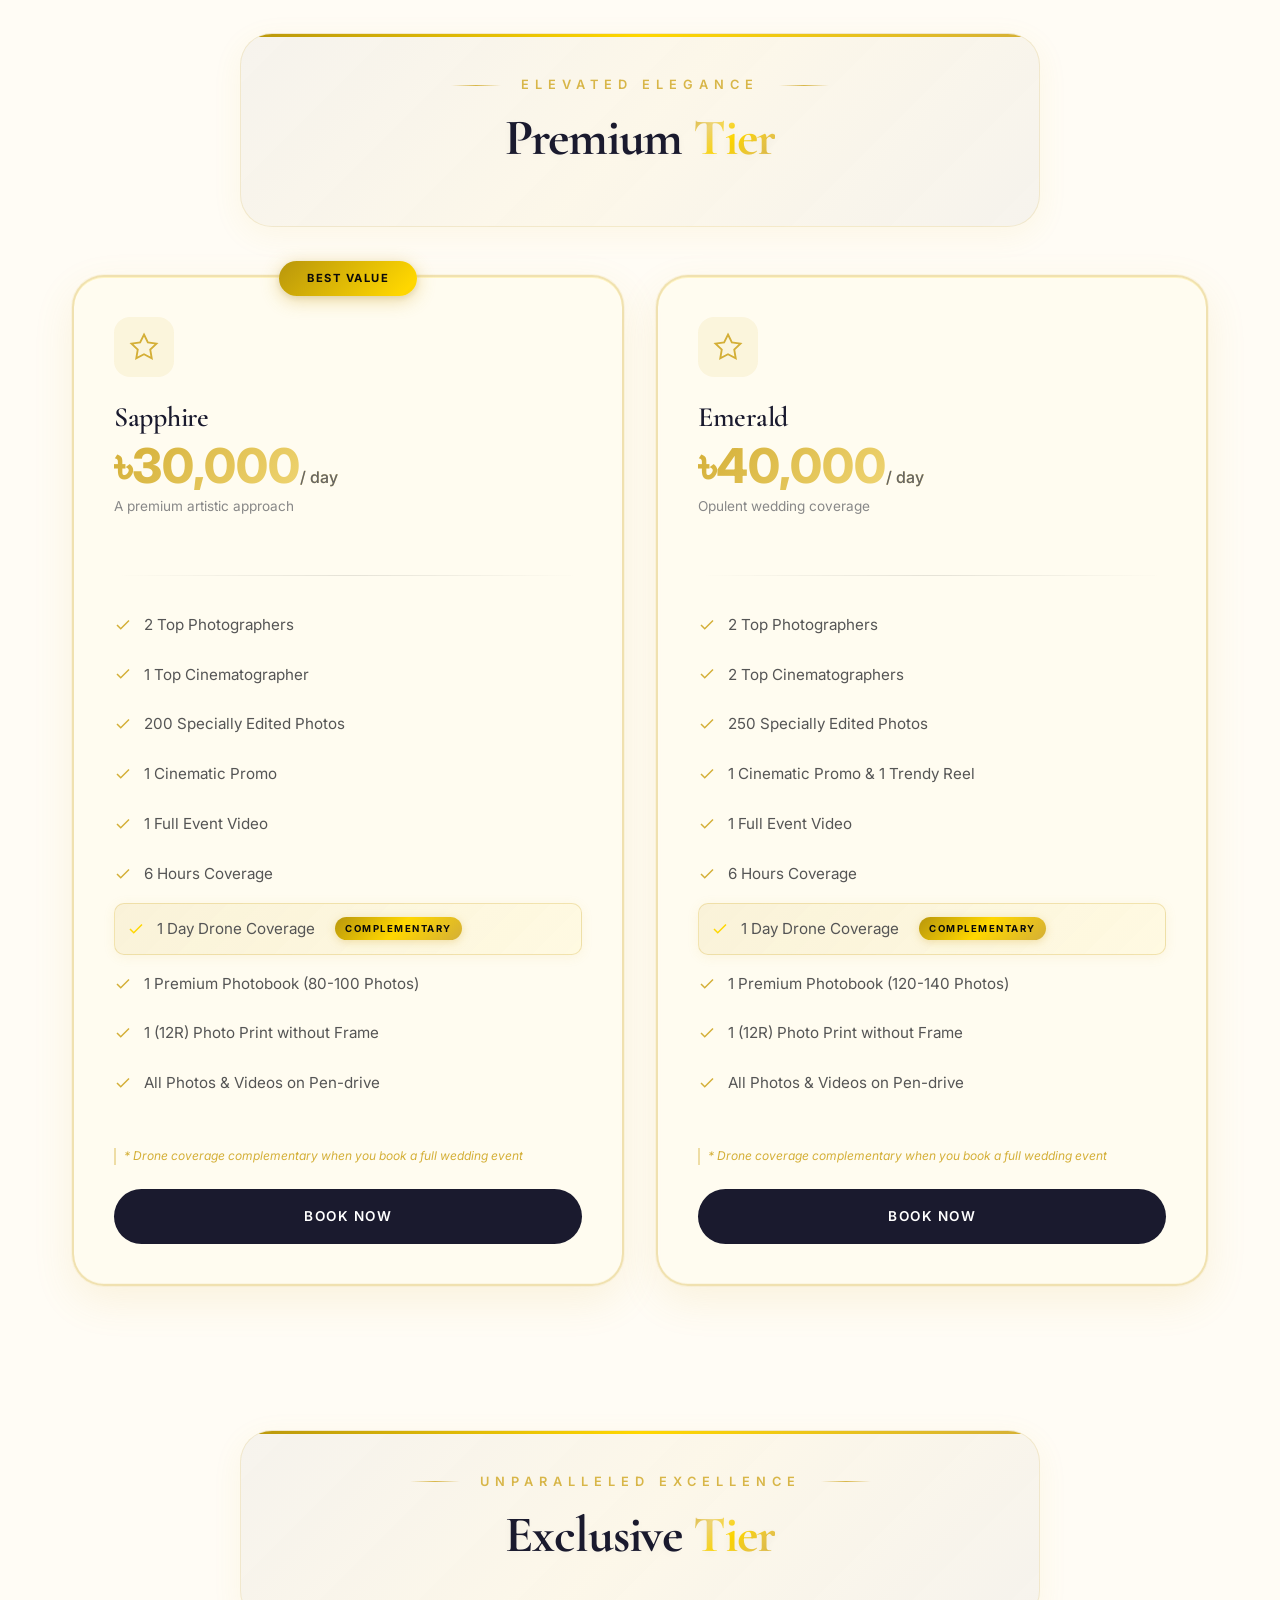
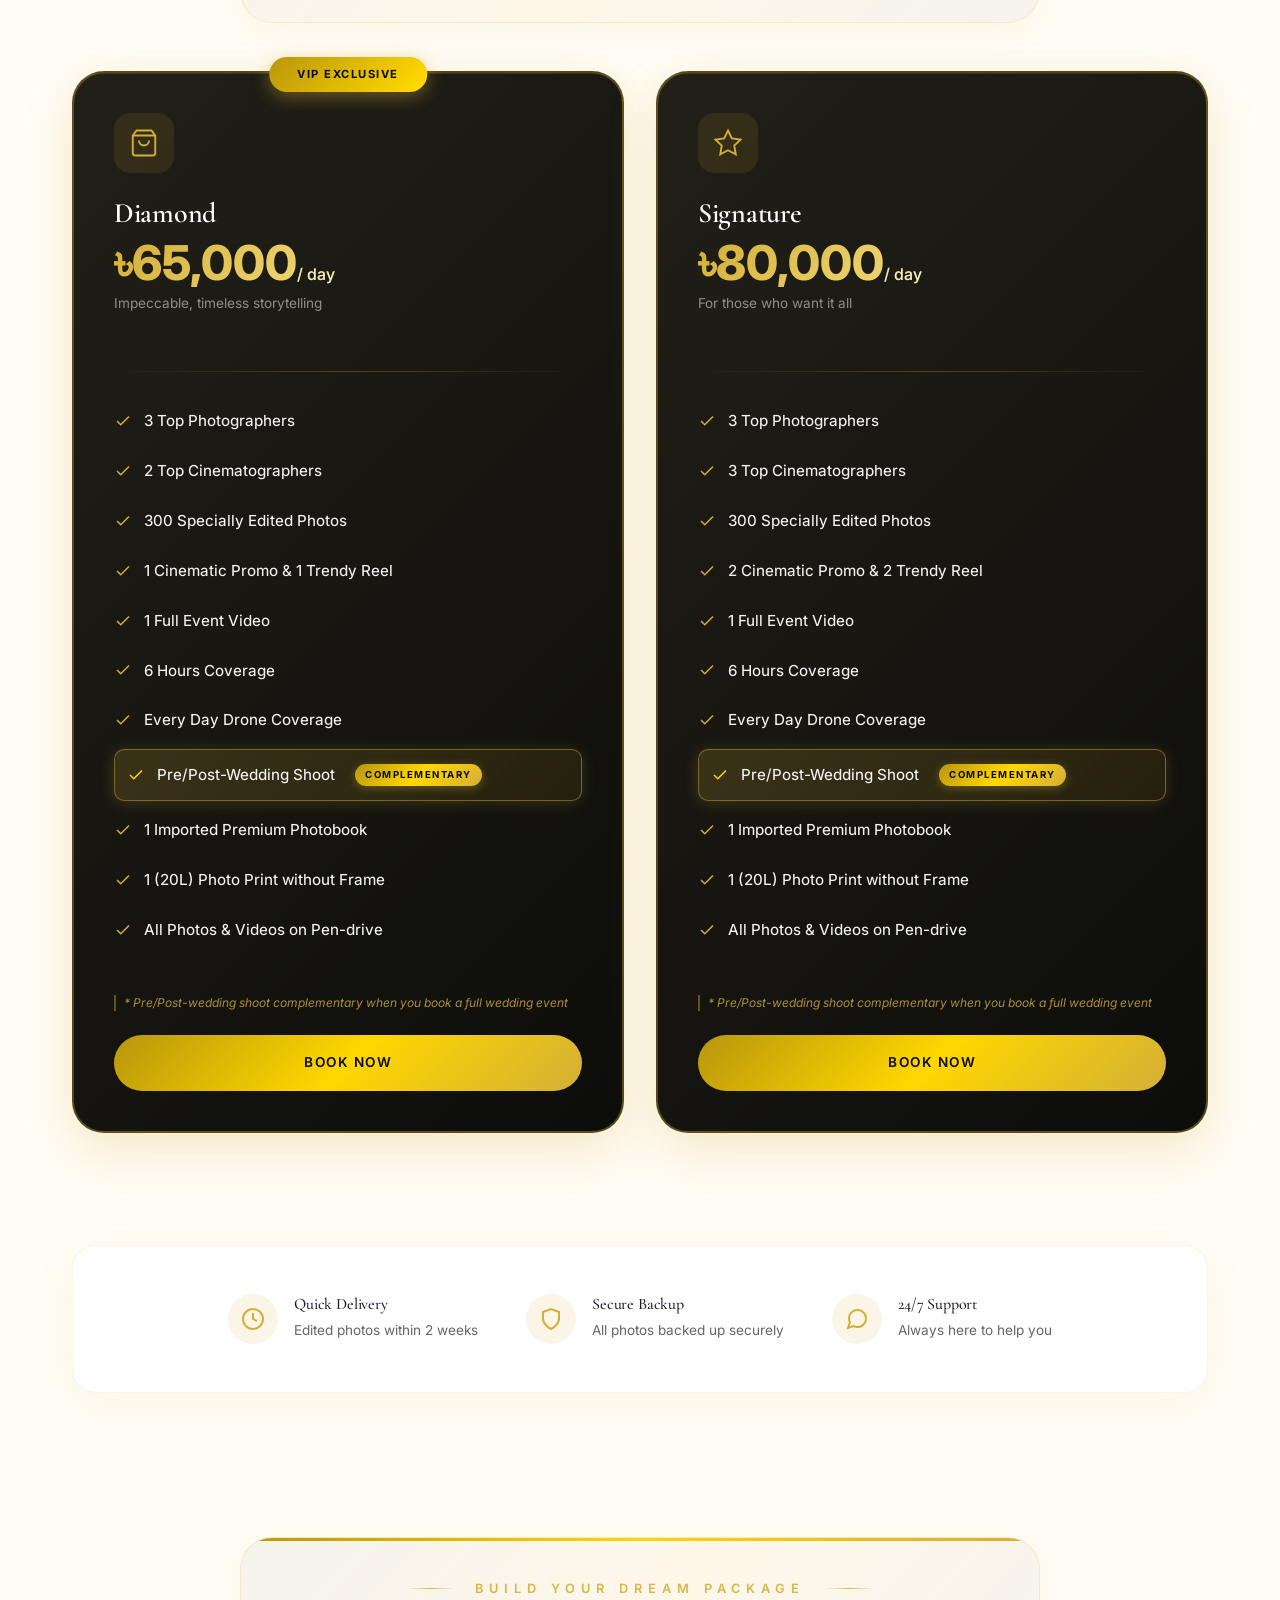
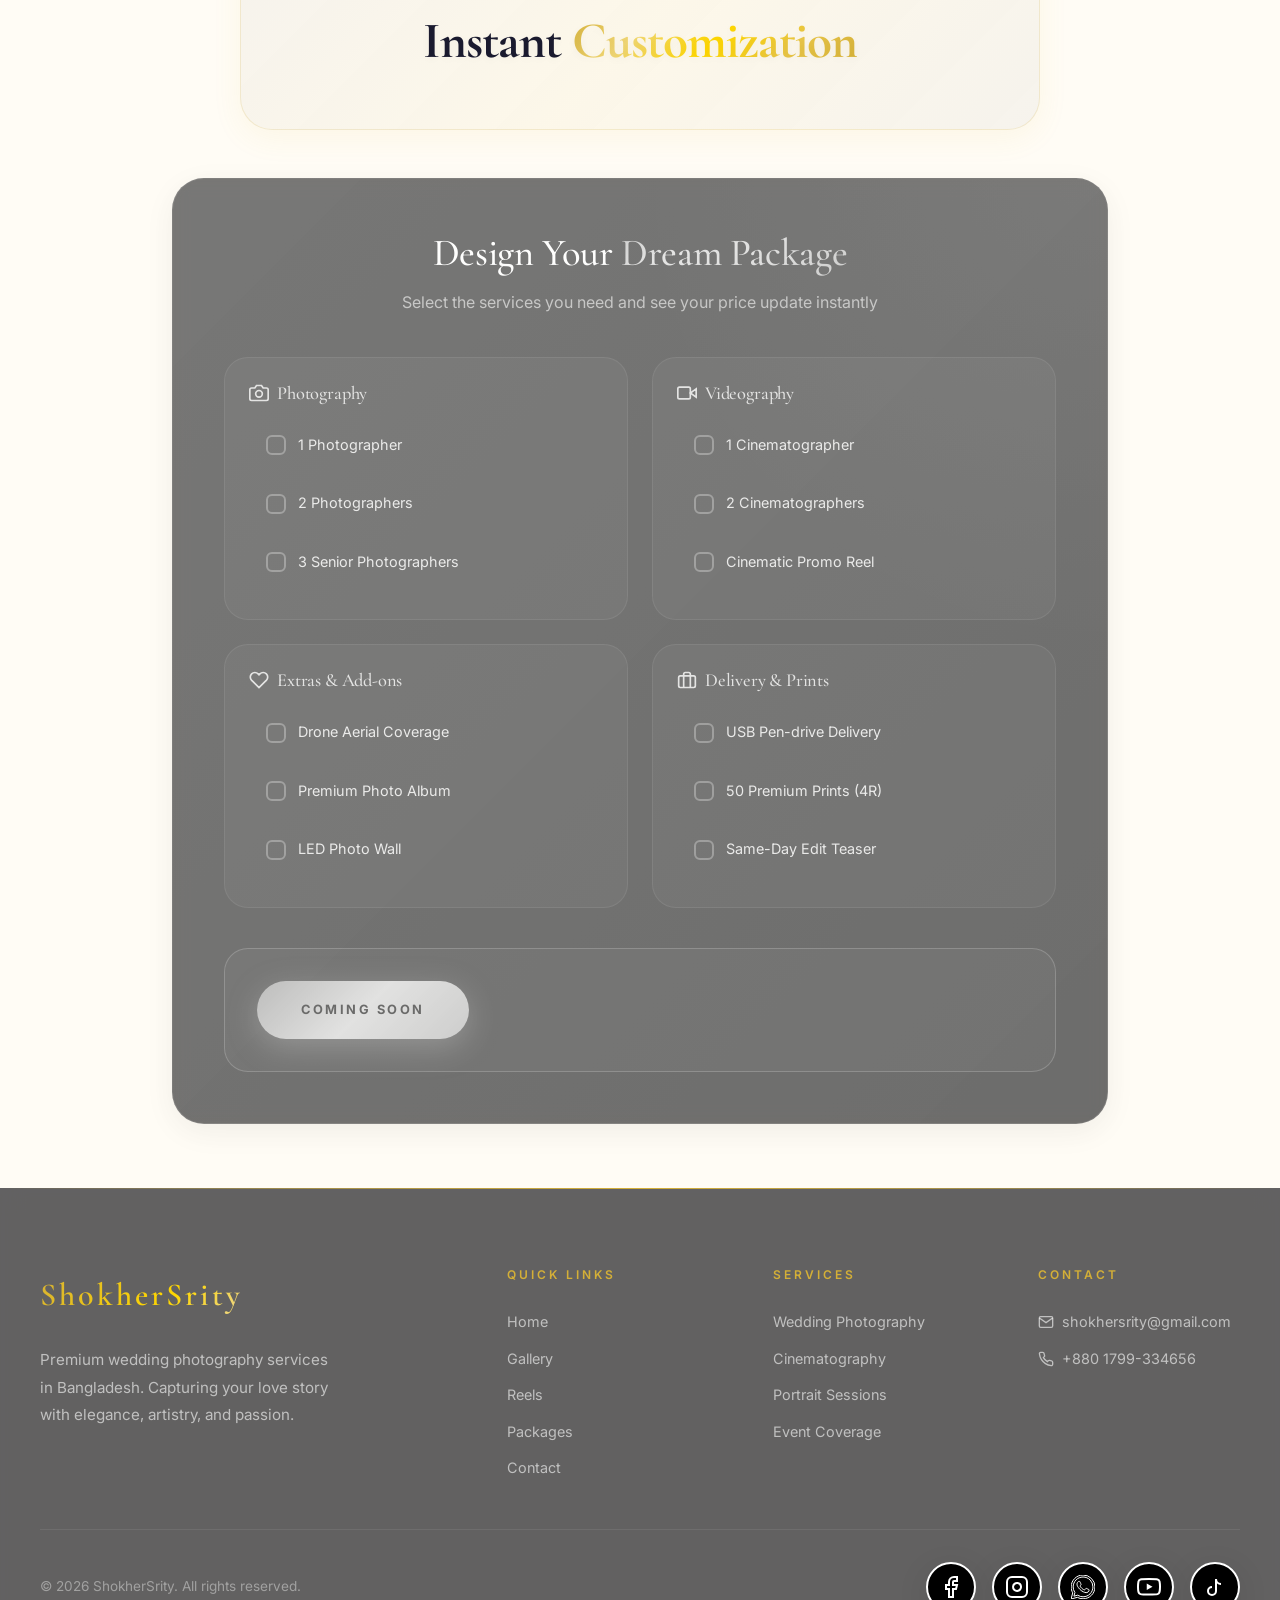
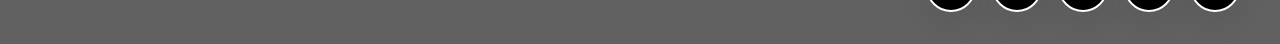
<file: packages.html>
<!DOCTYPE html>
<html lang="en">

<head>
    <meta charset="UTF-8">
    <meta name="viewport" content="width=device-width, initial-scale=1.0">
    <meta name="theme-color" content="#0a0805">
    <link rel="manifest" href="manifest.json">

    <!-- Primary SEO -->
    <title>Wedding Photography Packages &amp; Pricing | ShokherSrity Bangladesh</title>
    <meta name="description" content="Wedding photography packages from ShokherSrity — Standard, Premium and Exclusive tiers, plus a custom price calculator. Transparent pricing for weddings, holud, engagement &amp; reception coverage across Bangladesh.">
    <meta name="keywords" content="wedding photography packages Bangladesh, wedding photography pricing Bangladesh, wedding photographer cost Bangladesh, ShokherSrity packages, wedding photography rates Dhaka, wedding photography rates Faridpur, affordable wedding photography Bangladesh, wedding photography price calculator, holud photography package, engagement photography package, reception photography package">
    <meta name="author" content="ShokherSrity">
    <meta name="robots" content="index, follow, max-image-preview:large">
    <link rel="canonical" href="https://shokhersrity.github.io/packages.html">

    <!-- Geo targeting -->
    <meta name="geo.region" content="BD">
    <meta name="geo.placename" content="Bhanga, Faridpur, Bangladesh">
    <meta name="geo.position" content="23.4961;89.7631">
    <meta name="ICBM" content="23.4961, 89.7631">

    <!-- Open Graph -->
    <meta property="og:type" content="website">
    <meta property="og:site_name" content="ShokherSrity">
    <meta property="og:locale" content="en_US">
    <meta property="og:url" content="https://shokhersrity.github.io/packages.html">
    <meta property="og:title" content="Wedding Photography Packages &amp; Pricing | ShokherSrity Bangladesh">
    <meta property="og:description" content="Standard, Premium &amp; Exclusive wedding photography packages — plus a custom price calculator.">
    <meta property="og:image" content="https://shokhersrity.github.io/attached_assets/Wedding%20Photoshooot/1.webp">
    <meta property="og:image:alt" content="ShokherSrity wedding photography packages">

    <!-- Twitter -->
    <meta name="twitter:card" content="summary_large_image">
    <meta name="twitter:title" content="Wedding Photography Packages &amp; Pricing | ShokherSrity Bangladesh">
    <meta name="twitter:description" content="Standard, Premium &amp; Exclusive wedding photography packages — plus a custom price calculator.">
    <meta name="twitter:image" content="https://shokhersrity.github.io/attached_assets/Wedding%20Photoshooot/1.webp">

    <!-- Preconnect -->
    <link rel="preconnect" href="https://fonts.googleapis.com">
    <link rel="preconnect" href="https://fonts.gstatic.com" crossorigin>

    <!-- Fonts -->
    <link
        href="https://fonts.googleapis.com/css2?family=Cormorant+Garamond:ital,wght@0,300;0,400;0,500;0,600;0,700;1,400;1,500&family=Inter:wght@300;400;500;600;700&family=Great+Vibes&display=swap"
        rel="stylesheet">

    <!-- Styles -->
    <link rel="stylesheet" href="style.css">
    <link rel="stylesheet" href="https://unpkg.com/aos@2.3.1/dist/aos.css">

    <!-- Favicon -->
    <link rel="icon" href="attached_assets/logo.webp" type="image/webp">
    <link rel="apple-touch-icon" href="attached_assets/logo.webp">

    <!-- Structured data: Service with OfferCatalog -->
    <script type="application/ld+json">
    {
      "@context": "https://schema.org",
      "@type": "Service",
      "serviceType": "Wedding Photography",
      "provider": {"@id": "https://shokhersrity.github.io/#business"},
      "areaServed": {"@type": "Country", "name": "Bangladesh"},
      "url": "https://shokhersrity.github.io/packages.html",
      "name": "ShokherSrity Wedding Photography Packages",
      "description": "Standard, Premium and Exclusive wedding photography &amp; cinematography packages, with a custom price calculator.",
      "hasOfferCatalog": {
        "@type": "OfferCatalog",
        "name": "Wedding Photography Packages",
        "itemListElement": [
          {"@type": "Offer", "itemOffered": {"@type": "Service", "name": "Standard Wedding Package", "description": "Essential wedding photography coverage."}, "priceCurrency": "BDT"},
          {"@type": "Offer", "itemOffered": {"@type": "Service", "name": "Premium Wedding Package", "description": "Extended coverage with photo + cinematic video."}, "priceCurrency": "BDT"},
          {"@type": "Offer", "itemOffered": {"@type": "Service", "name": "Exclusive Wedding Package", "description": "Full multi-day coverage with album and drone."}, "priceCurrency": "BDT"}
        ]
      }
    }
    </script>
</head>

<body class="page-packages">
    <!-- Dark backdrop — sits at top of document flow so the transparent
         navbar always has a dark surface on initial load. Scrolls away
         with the page, so the nav stays transparent over content below. -->
    <div class="nav-top-backdrop" aria-hidden="true"></div>

    <!-- Header -->
    <header>
        <nav>
            <a href="index.html" class="logo">ShokherSrity</a>
            <button class="mobile-menu-btn" aria-label="Toggle menu">
                <span></span>
                <span></span>
                <span></span>
            </button>
            <ul class="nav-links">
                <li>
                    <a href="index.html">
                        <svg class="nav-icon" viewBox="0 0 24 24" fill="none" stroke="currentColor" stroke-width="2" stroke-linecap="round" stroke-linejoin="round">
                            <path class="roof" d="M3 9l9-7 9 7v11a2 2 0 0 1-2 2H5a2 2 0 0 1-2-2z"></path>
                            <polyline class="door" points="9 22 9 12 15 12 15 22"></polyline>
                        </svg>
                        <span class="nav-text">Home</span>
                    </a>
                </li>
                <li>
                    <a href="gallery.html">
                        <svg class="nav-icon" viewBox="0 0 24 24" fill="none" stroke="currentColor" stroke-width="2" stroke-linecap="round" stroke-linejoin="round">
                            <path class="camera-body" d="M23 19a2 2 0 0 1-2 2H3a2 2 0 0 1-2-2V8a2 2 0 0 1 2-2h4l2-3h6l2 3h4a2 2 0 0 1 2 2z"></path>
                            <circle class="lens" cx="12" cy="13" r="4"></circle>
                        </svg>
                        <span class="nav-text">Gallery</span>
                    </a>
                </li>
                <li>
                    <a href="reels.html">
                        <svg class="nav-icon" viewBox="0 0 24 24" fill="none" stroke="currentColor" stroke-width="2" stroke-linecap="round" stroke-linejoin="round">
                            <rect class="player-box" x="2" y="2" width="20" height="20" rx="5" ry="5"></rect>
                            <polygon class="play-btn" points="10 8 16 12 10 16 10 8"></polygon>
                        </svg>
                        <span class="nav-text">Reels</span>
                    </a>
                </li>
                <li>
                    <a href="packages.html">
                        <svg class="nav-icon" viewBox="0 0 24 24" fill="none" stroke="currentColor" stroke-width="2" stroke-linecap="round" stroke-linejoin="round">
                            <path class="gift-box" d="M20 12v10H4V12"></path>
                            <path class="gift-lid" d="M2 7h20v5H2z"></path>
                            <path class="gift-bow" d="M12 22V7M12 7H7.5a2.5 2.5 0 0 1 0-5C11 2 12 7 12 7zM12 7h4.5a2.5 2.5 0 0 0 0-5C13 2 12 7 12 7z"></path>
                        </svg>
                        <span class="nav-text">Packages</span>
                    </a>
                </li>
                <li>
                    <a href="contact.html">
                        <svg class="nav-icon" viewBox="0 0 24 24" fill="none" stroke="currentColor" stroke-width="2" stroke-linecap="round" stroke-linejoin="round">
                            <path class="envelope-body" d="M4 4h16c1.1 0 2 .9 2 2v12c0 1.1-.9 2-2 2H4c-1.1 0-2-.9-2-2V6c0-1.1.9-2 2-2z"></path>
                            <polyline class="envelope-fold" points="22,6 12,13 2,6"></polyline>
                        </svg>
                        <span class="nav-text">Contact</span>
                    </a>
                </li>
            </ul>
        </nav>
    </header>

    <main class="packages-page">
        <!-- Packages Header -->
        <div class="packages-header" data-aos="fade-down">
            <span class="section-label" style="color: var(--color-gold);">Investment</span>
            <h1>Our <span class="text-gradient">Packages</span></h1>
            <p>Choose from our carefully crafted packages designed to capture every precious moment of your special day
            </p>
        </div>

        <!-- ======================== STANDARD TIER ======================== -->
        <div class="section-header" style="margin-top: 2rem;" data-aos="fade-up">
            <span class="section-label" style="color: var(--color-gold);">Essential Collection</span>
            <h2 class="section-title" style="color: var(--color-charcoal);">Standard <span
                    class="text-gradient">Tier</span></h2>
        </div>

        <div class="packages-container" id="packages-standard">
            <!-- Silver Package -->
            <div class="package-card" data-aos="fade-up" data-aos-delay="100">
                <div class="package-icon">
                    <svg viewBox="0 0 24 24" fill="none" stroke="currentColor" stroke-width="1.5">
                        <path d="M23 19a2 2 0 0 1-2 2H3a2 2 0 0 1-2-2V8a2 2 0 0 1 2-2h4l2-3h6l2 3h4a2 2 0 0 1 2 2z">
                        </path>
                        <circle cx="12" cy="13" r="4"></circle>
                    </svg>
                </div>
                <h3 class="package-name">Silver</h3>
                <div class="package-price">৳15,000<span>/ day</span></div>
                <p class="package-price-note">Perfect for intimate ceremonies</p>
                <div class="package-divider"></div>
                <ul class="package-features">
                    <li><svg viewBox="0 0 24 24" fill="none" stroke="currentColor" stroke-width="2">
                            <polyline points="20 6 9 17 4 12"></polyline>
                        </svg>1 Professional Photographer</li>
                    <li><svg viewBox="0 0 24 24" fill="none" stroke="currentColor" stroke-width="2">
                            <polyline points="20 6 9 17 4 12"></polyline>
                        </svg>1 Cinematographer</li>
                    <li><svg viewBox="0 0 24 24" fill="none" stroke="currentColor" stroke-width="2">
                            <polyline points="20 6 9 17 4 12"></polyline>
                        </svg>Unlimited Photo Clicks</li>
                    <li><svg viewBox="0 0 24 24" fill="none" stroke="currentColor" stroke-width="2">
                            <polyline points="20 6 9 17 4 12"></polyline>
                        </svg>100 Specially Edited Photos</li>
                    <li><svg viewBox="0 0 24 24" fill="none" stroke="currentColor" stroke-width="2">
                            <polyline points="20 6 9 17 4 12"></polyline>
                        </svg>50 Photo Prints (4R)</li>
                    <li><svg viewBox="0 0 24 24" fill="none" stroke="currentColor" stroke-width="2">
                            <polyline points="20 6 9 17 4 12"></polyline>
                        </svg>1 Cinematic Promo Video</li>
                    <li><svg viewBox="0 0 24 24" fill="none" stroke="currentColor" stroke-width="2">
                            <polyline points="20 6 9 17 4 12"></polyline>
                        </svg>1 Full Event Video</li>
                    <li><svg viewBox="0 0 24 24" fill="none" stroke="currentColor" stroke-width="2">
                            <polyline points="20 6 9 17 4 12"></polyline>
                        </svg>5 Hours Coverage</li>
                    <li><svg viewBox="0 0 24 24" fill="none" stroke="currentColor" stroke-width="2">
                            <polyline points="20 6 9 17 4 12"></polyline>
                        </svg>All Photos &amp; Videos on Pen-drive</li>
                </ul>
                <a href="https://wa.me/8801799334656?text=Hello!%20I%20want%20to%20inquire%20about%20the%20Silver%20package.%20Please%20share%20more%20details."
                    target="_blank" class="package-btn" id="btn-silver">Book Now</a>
            </div>

            <!-- Golden Package (Featured) -->
            <div class="package-card-wrapper" data-aos="fade-up">
                <div class="package-badge">Most Popular</div>
                <div class="package-card featured">
                    <div class="package-icon">
                        <svg viewBox="0 0 24 24" fill="none" stroke="currentColor" stroke-width="1.5">
                            <path
                                d="M12 2l3.09 6.26L22 9.27l-5 4.87 1.18 6.88L12 17.77l-6.18 3.25L7 14.14 2 9.27l6.91-1.01L12 2z">
                            </path>
                        </svg>
                    </div>
                    <h3 class="package-name">Golden</h3>
                    <div class="package-price">৳20,000<span>/ day</span></div>
                    <p class="package-price-note">Our best-selling package</p>
                    <div class="package-divider"></div>
                    <ul class="package-features">
                        <li><svg viewBox="0 0 24 24" fill="none" stroke="currentColor" stroke-width="2">
                                <polyline points="20 6 9 17 4 12"></polyline>
                            </svg>2 Professional Photographers</li>
                        <li><svg viewBox="0 0 24 24" fill="none" stroke="currentColor" stroke-width="2">
                                <polyline points="20 6 9 17 4 12"></polyline>
                            </svg>1 Cinematographer</li>
                        <li><svg viewBox="0 0 24 24" fill="none" stroke="currentColor" stroke-width="2">
                                <polyline points="20 6 9 17 4 12"></polyline>
                            </svg>Unlimited Photo Clicks</li>
                        <li><svg viewBox="0 0 24 24" fill="none" stroke="currentColor" stroke-width="2">
                                <polyline points="20 6 9 17 4 12"></polyline>
                            </svg>150 Specially Edited Photos</li>
                        <li><svg viewBox="0 0 24 24" fill="none" stroke="currentColor" stroke-width="2">
                                <polyline points="20 6 9 17 4 12"></polyline>
                            </svg>75 Photo Prints (4R)</li>
                        <li><svg viewBox="0 0 24 24" fill="none" stroke="currentColor" stroke-width="2">
                                <polyline points="20 6 9 17 4 12"></polyline>
                            </svg>1 Cinematic Promo Video</li>
                        <li><svg viewBox="0 0 24 24" fill="none" stroke="currentColor" stroke-width="2">
                                <polyline points="20 6 9 17 4 12"></polyline>
                            </svg>1 Full Event Video</li>
                        <li><svg viewBox="0 0 24 24" fill="none" stroke="currentColor" stroke-width="2">
                                <polyline points="20 6 9 17 4 12"></polyline>
                            </svg>5 Hours Coverage</li>
                        <li><svg viewBox="0 0 24 24" fill="none" stroke="currentColor" stroke-width="2">
                                <polyline points="20 6 9 17 4 12"></polyline>
                            </svg>All Photos &amp; Videos on Pen-drive</li>
                    </ul>
                    <a href="https://wa.me/8801799334656?text=Hello!%20I%20want%20to%20inquire%20about%20the%20Golden%20package.%20Please%20share%20more%20details."
                        target="_blank" class="package-btn" id="btn-golden">Book Now</a>
                </div>
            </div>

            <!-- Platinum Package -->
            <div class="package-card" data-aos="fade-up" data-aos-delay="200">
                <div class="package-icon">
                    <svg viewBox="0 0 24 24" fill="none" stroke="currentColor" stroke-width="1.5">
                        <circle cx="12" cy="8" r="7"></circle>
                        <polyline points="8.21 13.89 7 23 12 20 17 23 15.79 13.88"></polyline>
                    </svg>
                </div>
                <h3 class="package-name">Platinum</h3>
                <div class="package-price">৳25,000<span>/ day</span></div>
                <p class="package-price-note">The ultimate experience</p>
                <div class="package-divider"></div>
                <ul class="package-features">
                    <li><svg viewBox="0 0 24 24" fill="none" stroke="currentColor" stroke-width="2">
                            <polyline points="20 6 9 17 4 12"></polyline>
                        </svg>2 Professional Photographers</li>
                    <li><svg viewBox="0 0 24 24" fill="none" stroke="currentColor" stroke-width="2">
                            <polyline points="20 6 9 17 4 12"></polyline>
                        </svg>2 Cinematographers</li>
                    <li><svg viewBox="0 0 24 24" fill="none" stroke="currentColor" stroke-width="2">
                            <polyline points="20 6 9 17 4 12"></polyline>
                        </svg>Unlimited Photo Clicks</li>
                    <li><svg viewBox="0 0 24 24" fill="none" stroke="currentColor" stroke-width="2">
                            <polyline points="20 6 9 17 4 12"></polyline>
                        </svg>200 Specially Edited Photos</li>
                    <li><svg viewBox="0 0 24 24" fill="none" stroke="currentColor" stroke-width="2">
                            <polyline points="20 6 9 17 4 12"></polyline>
                        </svg>100 Photo Prints + Premium Album</li>
                    <li><svg viewBox="0 0 24 24" fill="none" stroke="currentColor" stroke-width="2">
                            <polyline points="20 6 9 17 4 12"></polyline>
                        </svg>1 Cinematic Promo Video</li>
                    <li><svg viewBox="0 0 24 24" fill="none" stroke="currentColor" stroke-width="2">
                            <polyline points="20 6 9 17 4 12"></polyline>
                        </svg>1 Full Event Video</li>
                    <li><svg viewBox="0 0 24 24" fill="none" stroke="currentColor" stroke-width="2">
                            <polyline points="20 6 9 17 4 12"></polyline>
                        </svg>6 Hours Coverage</li>
                    <li><svg viewBox="0 0 24 24" fill="none" stroke="currentColor" stroke-width="2">
                            <polyline points="20 6 9 17 4 12"></polyline>
                        </svg>All Photos &amp; Videos on Pen-drive</li>
                </ul>
                <a href="https://wa.me/8801799334656?text=Hello!%20I%20want%20to%20inquire%20about%20the%20Platinum%20package.%20Please%20share%20more%20details."
                    target="_blank" class="package-btn" id="btn-platinum">Book Now</a>
            </div>
        </div>

        <!-- ======================== PREMIUM TIER ======================== -->
        <div class="section-header" style="margin-top: 4rem;" data-aos="fade-up">
            <span class="section-label" style="color: var(--color-gold);">Elevated Elegance</span>
            <h2 class="section-title" style="color: var(--color-charcoal);">Premium <span
                    class="text-gradient">Tier</span></h2>
        </div>

        <div class="packages-container" style="grid-template-columns: repeat(2, 1fr);" id="packages-premium">
            <!-- Sapphire Package -->
            <div class="package-card-wrapper" data-aos="fade-up">
                <div class="package-badge">Best Value</div>
                <div class="package-card liquid-glass">
                    <div class="package-icon">
                        <svg viewBox="0 0 24 24" fill="none" stroke="currentColor" stroke-width="1.5">
                            <polygon
                                points="12 2 15.09 8.26 22 9.27 17 14.14 18.18 21.02 12 17.77 5.82 21.02 7 14.14 2 9.27 8.91 8.26 12 2">
                            </polygon>
                        </svg>
                    </div>
                    <h3 class="package-name">Sapphire</h3>
                    <div class="package-price">৳30,000<span>/ day</span></div>
                    <p class="package-price-note">A premium artistic approach</p>
                    <div class="package-divider"></div>
                    <ul class="package-features">
                        <li><svg viewBox="0 0 24 24" fill="none" stroke="currentColor" stroke-width="2">
                                <polyline points="20 6 9 17 4 12"></polyline>
                            </svg> 2 Top Photographers</li>
                        <li><svg viewBox="0 0 24 24" fill="none" stroke="currentColor" stroke-width="2">
                                <polyline points="20 6 9 17 4 12"></polyline>
                            </svg>1 Top Cinematographer</li>
                        <li><svg viewBox="0 0 24 24" fill="none" stroke="currentColor" stroke-width="2">
                                <polyline points="20 6 9 17 4 12"></polyline>
                            </svg>200 Specially Edited Photos</li>
                        <li><svg viewBox="0 0 24 24" fill="none" stroke="currentColor" stroke-width="2">
                                <polyline points="20 6 9 17 4 12"></polyline>
                            </svg>1 Cinematic Promo</li>
                        <li><svg viewBox="0 0 24 24" fill="none" stroke="currentColor" stroke-width="2">
                                <polyline points="20 6 9 17 4 12"></polyline>
                            </svg>1 Full Event Video</li>
                        <li><svg viewBox="0 0 24 24" fill="none" stroke="currentColor" stroke-width="2">
                                <polyline points="20 6 9 17 4 12"></polyline>
                            </svg>6 Hours Coverage</li>
                        <li class="feature-highlighted"><svg viewBox="0 0 24 24" fill="none" stroke="currentColor"
                                stroke-width="2">
                                <polyline points="20 6 9 17 4 12"></polyline>
                            </svg>1 Day Drone Coverage <span class="complementary-badge">Complementary</span></li>
                        <li><svg viewBox="0 0 24 24" fill="none" stroke="currentColor" stroke-width="2">
                                <polyline points="20 6 9 17 4 12"></polyline>
                            </svg>1 Premium Photobook (80-100 Photos)</li>
                        <li><svg viewBox="0 0 24 24" fill="none" stroke="currentColor" stroke-width="2">
                                <polyline points="20 6 9 17 4 12"></polyline>
                            </svg>1 (12R) Photo Print without Frame</li>
                        <li><svg viewBox="0 0 24 24" fill="none" stroke="currentColor" stroke-width="2">
                                <polyline points="20 6 9 17 4 12"></polyline>
                            </svg>All Photos &amp; Videos on Pen-drive</li>
                    </ul>
                    <p class="complementary-note">* Drone coverage complementary when you book a full wedding event</p>
                    <a href="https://wa.me/8801799334656?text=Hello!%20I%20want%20to%20inquire%20about%20the%20Sapphire%20package.%20Please%20share%20more%20details."
                        target="_blank" class="package-btn" id="btn-sapphire">Book Now</a>
                </div>
            </div>

            <!-- Emerald Package -->
            <div class="package-card liquid-glass" data-aos="fade-up" data-aos-delay="100">
                <div class="package-icon">
                    <svg viewBox="0 0 24 24" fill="none" stroke="currentColor" stroke-width="1.5">
                        <polygon
                            points="12 2 15.09 8.26 22 9.27 17 14.14 18.18 21.02 12 17.77 5.82 21.02 7 14.14 2 9.27 8.91 8.26 12 2">
                        </polygon>
                    </svg>
                </div>
                <h3 class="package-name">Emerald</h3>
                <div class="package-price">৳40,000<span>/ day</span></div>
                <p class="package-price-note">Opulent wedding coverage</p>
                <div class="package-divider"></div>
                <ul class="package-features">
                    <li><svg viewBox="0 0 24 24" fill="none" stroke="currentColor" stroke-width="2">
                            <polyline points="20 6 9 17 4 12"></polyline>
                        </svg> 2 Top Photographers</li>
                    <li><svg viewBox="0 0 24 24" fill="none" stroke="currentColor" stroke-width="2">
                            <polyline points="20 6 9 17 4 12"></polyline>
                        </svg>2 Top Cinematographers</li>
                    <li><svg viewBox="0 0 24 24" fill="none" stroke="currentColor" stroke-width="2">
                            <polyline points="20 6 9 17 4 12"></polyline>
                        </svg>250 Specially Edited Photos</li>
                    <li><svg viewBox="0 0 24 24" fill="none" stroke="currentColor" stroke-width="2">
                            <polyline points="20 6 9 17 4 12"></polyline>
                        </svg>1 Cinematic Promo &amp; 1 Trendy Reel</li>
                    <li><svg viewBox="0 0 24 24" fill="none" stroke="currentColor" stroke-width="2">
                            <polyline points="20 6 9 17 4 12"></polyline>
                        </svg>1 Full Event Video</li>
                    <li><svg viewBox="0 0 24 24" fill="none" stroke="currentColor" stroke-width="2">
                            <polyline points="20 6 9 17 4 12"></polyline>
                        </svg>6 Hours Coverage</li>
                    <li class="feature-highlighted"><svg viewBox="0 0 24 24" fill="none" stroke="currentColor"
                            stroke-width="2">
                            <polyline points="20 6 9 17 4 12"></polyline>
                        </svg>1 Day Drone Coverage <span class="complementary-badge">Complementary</span></li>
                    <li><svg viewBox="0 0 24 24" fill="none" stroke="currentColor" stroke-width="2">
                            <polyline points="20 6 9 17 4 12"></polyline>
                        </svg>1 Premium Photobook (120-140 Photos)</li>
                    <li><svg viewBox="0 0 24 24" fill="none" stroke="currentColor" stroke-width="2">
                            <polyline points="20 6 9 17 4 12"></polyline>
                        </svg>1 (12R) Photo Print without Frame</li>
                    <li><svg viewBox="0 0 24 24" fill="none" stroke="currentColor" stroke-width="2">
                            <polyline points="20 6 9 17 4 12"></polyline>
                        </svg>All Photos &amp; Videos on Pen-drive</li>
                </ul>
                <p class="complementary-note">* Drone coverage complementary when you book a full wedding event</p>
                <a href="https://wa.me/8801799334656?text=Hello!%20I%20want%20to%20inquire%20about%20the%20Emerald%20package.%20Please%20share%20more%20details."
                    target="_blank" class="package-btn" id="btn-emerald">Book Now</a>
            </div>
        </div>

        <!-- ======================== EXCLUSIVE TIER ======================== -->
        <div class="section-header" style="margin-top: 4rem;" data-aos="fade-up">
            <span class="section-label" style="color: var(--color-gold);">Unparalleled Excellence</span>
            <h2 class="section-title" style="color: var(--color-charcoal);">Exclusive <span
                    class="text-gradient">Tier</span></h2>
        </div>

        <div class="packages-container" style="grid-template-columns: repeat(2, 1fr);" id="packages-exclusive">
            <!-- Diamond Package -->
            <div class="package-card-wrapper" data-aos="fade-up">
                <div class="package-badge">VIP Exclusive</div>
                <div class="package-card liquid-glass exclusive">
                    <div class="package-icon">
                        <svg viewBox="0 0 24 24" fill="none" stroke="currentColor" stroke-width="1.5">
                            <path d="M6 2L3 6v14a2 2 0 0 0 2 2h14a2 2 0 0 0 2-2V6l-3-4z"></path>
                            <line x1="3" y1="6" x2="21" y2="6"></line>
                            <path d="M16 10a4 4 0 0 1-8 0"></path>
                        </svg>
                    </div>
                    <h3 class="package-name" style="color: var(--color-white);">Diamond</h3>
                    <div class="package-price">৳65,000<span style="color: rgba(255,255,255,0.5);">/ day</span></div>
                    <p class="package-price-note" style="color: rgba(255,255,255,0.5);">Impeccable, timeless
                        storytelling</p>
                    <div class="package-divider"
                        style="background: linear-gradient(90deg, transparent, rgba(212,175,55,0.3), transparent);">
                    </div>
                    <ul class="package-features" style="color: rgba(255,255,255,0.8);">
                        <li style="border-bottom-color: rgba(255,255,255,0.06);"><svg viewBox="0 0 24 24" fill="none"
                                stroke="currentColor" stroke-width="2">
                                <polyline points="20 6 9 17 4 12"></polyline>
                            </svg>3 Top Photographers</li>
                        <li style="border-bottom-color: rgba(255,255,255,0.06);"><svg viewBox="0 0 24 24" fill="none"
                                stroke="currentColor" stroke-width="2">
                                <polyline points="20 6 9 17 4 12"></polyline>
                            </svg>2 Top Cinematographers</li>
                        <li style="border-bottom-color: rgba(255,255,255,0.06);"><svg viewBox="0 0 24 24" fill="none"
                                stroke="currentColor" stroke-width="2">
                                <polyline points="20 6 9 17 4 12"></polyline>
                            </svg>300 Specially Edited Photos</li>
                        <li style="border-bottom-color: rgba(255,255,255,0.06);"><svg viewBox="0 0 24 24" fill="none"
                                stroke="currentColor" stroke-width="2">
                                <polyline points="20 6 9 17 4 12"></polyline>
                            </svg>1 Cinematic Promo &amp; 1 Trendy Reel</li>
                        <li style="border-bottom-color: rgba(255,255,255,0.06);"><svg viewBox="0 0 24 24" fill="none"
                                stroke="currentColor" stroke-width="2">
                                <polyline points="20 6 9 17 4 12"></polyline>
                            </svg>1 Full Event Video</li>
                        <li style="border-bottom-color: rgba(255,255,255,0.06);"><svg viewBox="0 0 24 24" fill="none"
                                stroke="currentColor" stroke-width="2">
                                <polyline points="20 6 9 17 4 12"></polyline>
                            </svg>6 Hours Coverage</li>
                        <li style="border-bottom-color: rgba(255,255,255,0.06);"><svg viewBox="0 0 24 24" fill="none"
                                stroke="currentColor" stroke-width="2">
                                <polyline points="20 6 9 17 4 12"></polyline>
                            </svg>Every Day Drone Coverage</li>
                        <li class="feature-highlighted feature-highlighted-dark"
                            style="border-bottom-color: rgba(255,255,255,0.06);"><svg viewBox="0 0 24 24" fill="none"
                                stroke="currentColor" stroke-width="2">
                                <polyline points="20 6 9 17 4 12"></polyline>
                            </svg>Pre/Post-Wedding Shoot <span class="complementary-badge">Complementary</span></li>
                        <li style="border-bottom-color: rgba(255,255,255,0.06);"><svg viewBox="0 0 24 24" fill="none"
                                stroke="currentColor" stroke-width="2">
                                <polyline points="20 6 9 17 4 12"></polyline>
                            </svg>1 Imported Premium Photobook</li>
                        <li style="border-bottom-color: rgba(255,255,255,0.06);"><svg viewBox="0 0 24 24" fill="none"
                                stroke="currentColor" stroke-width="2">
                                <polyline points="20 6 9 17 4 12"></polyline>
                            </svg>1 (20L) Photo Print without Frame</li>
                        <li style="border-bottom-color: rgba(255,255,255,0.06);"><svg viewBox="0 0 24 24" fill="none"
                                stroke="currentColor" stroke-width="2">
                                <polyline points="20 6 9 17 4 12"></polyline>
                            </svg>All Photos &amp; Videos on Pen-drive</li>
                    </ul>
                    <p class="complementary-note" style="color: rgba(212,175,55,0.8) !important;">* Pre/Post-wedding
                        shoot complementary when you book a full wedding event</p>
                    <a href="https://wa.me/8801799334656?text=Hello!%20I%20want%20to%20inquire%20about%20the%20Diamond%20package.%20Please%20share%20more%20details."
                        target="_blank" class="package-btn" id="btn-diamond"
                        style="background: var(--gradient-gold); color: var(--color-black);">Book Now</a>
                </div>
            </div>

            <!-- Signature Package -->
            <div class="package-card liquid-glass exclusive" data-aos="fade-up" data-aos-delay="100">
                <div class="package-icon">
                    <svg viewBox="0 0 24 24" fill="none" stroke="currentColor" stroke-width="1.5">
                        <path
                            d="M12 2l3.09 6.26L22 9.27l-5 4.87 1.18 6.88L12 17.77l-6.18 3.25L7 14.14 2 9.27l6.91-1.01L12 2z">
                        </path>
                    </svg>
                </div>
                <h3 class="package-name" style="color: var(--color-white);">Signature</h3>
                <div class="package-price">৳80,000<span style="color: rgba(255,255,255,0.5);">/ day</span></div>
                <p class="package-price-note" style="color: rgba(255,255,255,0.5);">For those who want it all</p>
                <div class="package-divider"
                    style="background: linear-gradient(90deg, transparent, rgba(212,175,55,0.3), transparent);"></div>
                <ul class="package-features" style="color: rgba(255,255,255,0.8);">
                    <li style="border-bottom-color: rgba(255,255,255,0.06);"><svg viewBox="0 0 24 24" fill="none"
                            stroke="currentColor" stroke-width="2">
                            <polyline points="20 6 9 17 4 12"></polyline>
                        </svg>3 Top Photographers</li>
                    <li style="border-bottom-color: rgba(255,255,255,0.06);"><svg viewBox="0 0 24 24" fill="none"
                            stroke="currentColor" stroke-width="2">
                            <polyline points="20 6 9 17 4 12"></polyline>
                        </svg>3 Top Cinematographers</li>
                    <li style="border-bottom-color: rgba(255,255,255,0.06);"><svg viewBox="0 0 24 24" fill="none"
                            stroke="currentColor" stroke-width="2">
                            <polyline points="20 6 9 17 4 12"></polyline>
                        </svg>300 Specially Edited Photos</li>
                    <li style="border-bottom-color: rgba(255,255,255,0.06);"><svg viewBox="0 0 24 24" fill="none"
                            stroke="currentColor" stroke-width="2">
                            <polyline points="20 6 9 17 4 12"></polyline>
                        </svg>2 Cinematic Promo &amp; 2 Trendy Reel</li>
                    <li style="border-bottom-color: rgba(255,255,255,0.06);"><svg viewBox="0 0 24 24" fill="none"
                            stroke="currentColor" stroke-width="2">
                            <polyline points="20 6 9 17 4 12"></polyline>
                        </svg>1 Full Event Video</li>
                    <li style="border-bottom-color: rgba(255,255,255,0.06);"><svg viewBox="0 0 24 24" fill="none"
                            stroke="currentColor" stroke-width="2">
                            <polyline points="20 6 9 17 4 12"></polyline>
                        </svg>6 Hours Coverage</li>
                    <li style="border-bottom-color: rgba(255,255,255,0.06);"><svg viewBox="0 0 24 24" fill="none"
                            stroke="currentColor" stroke-width="2">
                            <polyline points="20 6 9 17 4 12"></polyline>
                        </svg>Every Day Drone Coverage</li>
                    <li class="feature-highlighted feature-highlighted-dark"
                        style="border-bottom-color: rgba(255,255,255,0.06);"><svg viewBox="0 0 24 24" fill="none"
                            stroke="currentColor" stroke-width="2">
                            <polyline points="20 6 9 17 4 12"></polyline>
                        </svg>Pre/Post-Wedding Shoot <span class="complementary-badge">Complementary</span></li>
                    <li style="border-bottom-color: rgba(255,255,255,0.06);"><svg viewBox="0 0 24 24" fill="none"
                            stroke="currentColor" stroke-width="2">
                            <polyline points="20 6 9 17 4 12"></polyline>
                        </svg>1 Imported Premium Photobook</li>
                    <li style="border-bottom-color: rgba(255,255,255,0.06);"><svg viewBox="0 0 24 24" fill="none"
                            stroke="currentColor" stroke-width="2">
                            <polyline points="20 6 9 17 4 12"></polyline>
                        </svg>1 (20L) Photo Print without Frame</li>
                    <li style="border-bottom-color: rgba(255,255,255,0.06);"><svg viewBox="0 0 24 24" fill="none"
                            stroke="currentColor" stroke-width="2">
                            <polyline points="20 6 9 17 4 12"></polyline>
                        </svg>All Photos &amp; Videos on Pen-drive</li>
                </ul>
                <p class="complementary-note" style="color: rgba(212,175,55,0.8) !important;">* Pre/Post-wedding shoot
                    complementary when you book a full wedding event</p>
                <a href="https://wa.me/8801799334656?text=Hello!%20I%20want%20to%20inquire%20about%20the%20Signature%20package.%20Please%20share%20more%20details."
                    target="_blank" class="package-btn" id="btn-signature"
                    style="background: var(--gradient-gold); color: var(--color-black);">Book Now</a>
            </div>
        </div>

        <!-- ======================== ADDITIONAL INFO ======================== -->
        <div class="packages-container" style="margin-top: 2rem;">
            <div
                style="background: var(--color-white); border-radius: 24px; padding: 3rem; grid-column: 1 / -1; text-align: center; box-shadow: 0 10px 40px rgba(212,175,55,0.08); border: 1px solid rgba(212,175,55,0.12);">
                <div style="display: flex; justify-content: center; gap: 3rem; flex-wrap: wrap;">
                    <div style="display: flex; align-items: center; gap: 1rem;">
                        <div
                            style="width: 50px; height: 50px; background: rgba(212,175,55,0.12); border-radius: 50%; display: flex; align-items: center; justify-content: center;">
                            <svg width="24" height="24" viewBox="0 0 24 24" fill="none" stroke="#D4AF37"
                                stroke-width="2">
                                <circle cx="12" cy="12" r="10"></circle>
                                <polyline points="12 6 12 12 16 14"></polyline>
                            </svg>
                        </div>
                        <div style="text-align: left;">
                            <h4 style="font-size: 1rem; margin-bottom: 0.25rem;">Quick Delivery</h4>
                            <p style="font-size: 0.85rem; color: #666;">Edited photos within 2 weeks</p>
                        </div>
                    </div>
                    <div style="display: flex; align-items: center; gap: 1rem;">
                        <div
                            style="width: 50px; height: 50px; background: rgba(212,175,55,0.12); border-radius: 50%; display: flex; align-items: center; justify-content: center;">
                            <svg width="24" height="24" viewBox="0 0 24 24" fill="none" stroke="#D4AF37"
                                stroke-width="2">
                                <path d="M12 22s8-4 8-10V5l-8-3-8 3v7c0 6 8 10 8 10z"></path>
                            </svg>
                        </div>
                        <div style="text-align: left;">
                            <h4 style="font-size: 1rem; margin-bottom: 0.25rem;">Secure Backup</h4>
                            <p style="font-size: 0.85rem; color: #666;">All photos backed up securely</p>
                        </div>
                    </div>
                    <div style="display: flex; align-items: center; gap: 1rem;">
                        <div
                            style="width: 50px; height: 50px; background: rgba(212,175,55,0.12); border-radius: 50%; display: flex; align-items: center; justify-content: center;">
                            <svg width="24" height="24" viewBox="0 0 24 24" fill="none" stroke="#D4AF37"
                                stroke-width="2">
                                <path
                                    d="M21 11.5a8.38 8.38 0 01-.9 3.8 8.5 8.5 0 01-7.6 4.7 8.38 8.38 0 01-3.8-.9L3 21l1.9-5.7a8.38 8.38 0 01-.9-3.8 8.5 8.5 0 014.7-7.6 8.38 8.38 0 013.8-.9h.5a8.48 8.48 0 018 8v.5z">
                                </path>
                            </svg>
                        </div>
                        <div style="text-align: left;">
                            <h4 style="font-size: 1rem; margin-bottom: 0.25rem;">24/7 Support</h4>
                            <p style="font-size: 0.85rem; color: #666;">Always here to help you</p>
                        </div>
                    </div>
                </div>
            </div>
        </div>

        <!-- ======================== CUSTOM CALCULATOR ======================== -->
        <div class="section-header" style="margin-top: 4rem;" data-aos="fade-up">
            <span class="section-label" style="color: var(--color-gold);">Build Your Dream Package</span>
            <h2 class="section-title" style="color: var(--color-charcoal);">Instant <span
                    class="text-gradient">Customization</span></h2>
        </div>

        <div class="calculator-section" data-aos="fade-up">
            <div class="calculator-card" id="package-calculator"
                style="filter: grayscale(100%); opacity: 0.6; cursor: not-allowed;" onclick="openComingSoonModal()">
                <div style="pointer-events: none;">
                    <div class="calculator-header">
                        <h3>Design Your <span
                                style="background: var(--gradient-gold-liquid); -webkit-background-clip: text; background-clip: text; color: transparent;">Dream
                                Package</span></h3>
                        <p>Select the services you need and see your price update instantly</p>
                    </div>

                    <div class="calc-options-grid">
                        <!-- Photography Options -->
                        <div class="calc-option-group">
                            <h4>
                                <svg viewBox="0 0 24 24" fill="none" stroke="currentColor" stroke-width="2">
                                    <path
                                        d="M23 19a2 2 0 0 1-2 2H3a2 2 0 0 1-2-2V8a2 2 0 0 1 2-2h4l2-3h6l2 3h4a2 2 0 0 1 2 2z">
                                    </path>
                                    <circle cx="12" cy="13" r="4"></circle>
                                </svg>
                                Photography
                            </h4>
                            <div class="calc-option" data-price="8000" onclick="toggleCalcOption(this)">
                                <div class="calc-option-label">
                                    <div class="calc-checkbox"><svg viewBox="0 0 24 24" fill="none"
                                            stroke="currentColor">
                                            <polyline points="20 6 9 17 4 12"></polyline>
                                        </svg></div>
                                    1 Photographer
                                </div>
                                <span class="calc-option-price" style="display: none;">৳8,000</span>
                            </div>
                            <div class="calc-option" data-price="14000" onclick="toggleCalcOption(this)">
                                <div class="calc-option-label">
                                    <div class="calc-checkbox"><svg viewBox="0 0 24 24" fill="none"
                                            stroke="currentColor">
                                            <polyline points="20 6 9 17 4 12"></polyline>
                                        </svg></div>
                                    2 Photographers
                                </div>
                                <span class="calc-option-price" style="display: none;">৳14,000</span>
                            </div>
                            <div class="calc-option" data-price="20000" onclick="toggleCalcOption(this)">
                                <div class="calc-option-label">
                                    <div class="calc-checkbox"><svg viewBox="0 0 24 24" fill="none"
                                            stroke="currentColor">
                                            <polyline points="20 6 9 17 4 12"></polyline>
                                        </svg></div>
                                    3 Senior Photographers
                                </div>
                                <span class="calc-option-price" style="display: none;">৳20,000</span>
                            </div>
                        </div>

                        <!-- Videography Options -->
                        <div class="calc-option-group">
                            <h4>
                                <svg viewBox="0 0 24 24" fill="none" stroke="currentColor" stroke-width="2">
                                    <polygon points="23 7 16 12 23 17 23 7"></polygon>
                                    <rect x="1" y="5" width="15" height="14" rx="2" ry="2"></rect>
                                </svg>
                                Videography
                            </h4>
                            <div class="calc-option" data-price="10000" onclick="toggleCalcOption(this)">
                                <div class="calc-option-label">
                                    <div class="calc-checkbox"><svg viewBox="0 0 24 24" fill="none"
                                            stroke="currentColor">
                                            <polyline points="20 6 9 17 4 12"></polyline>
                                        </svg></div>
                                    1 Cinematographer
                                </div>
                                <span class="calc-option-price" style="display: none;">৳10,000</span>
                            </div>
                            <div class="calc-option" data-price="18000" onclick="toggleCalcOption(this)">
                                <div class="calc-option-label">
                                    <div class="calc-checkbox"><svg viewBox="0 0 24 24" fill="none"
                                            stroke="currentColor">
                                            <polyline points="20 6 9 17 4 12"></polyline>
                                        </svg></div>
                                    2 Cinematographers
                                </div>
                                <span class="calc-option-price" style="display: none;">৳18,000</span>
                            </div>
                            <div class="calc-option" data-price="7000" onclick="toggleCalcOption(this)">
                                <div class="calc-option-label">
                                    <div class="calc-checkbox"><svg viewBox="0 0 24 24" fill="none"
                                            stroke="currentColor">
                                            <polyline points="20 6 9 17 4 12"></polyline>
                                        </svg></div>
                                    Cinematic Promo Reel
                                </div>
                                <span class="calc-option-price" style="display: none;">৳7,000</span>
                            </div>
                        </div>

                        <!-- Extras -->
                        <div class="calc-option-group">
                            <h4>
                                <svg viewBox="0 0 24 24" fill="none" stroke="currentColor" stroke-width="2">
                                    <path
                                        d="M20.84 4.61a5.5 5.5 0 0 0-7.78 0L12 5.67l-1.06-1.06a5.5 5.5 0 0 0-7.78 7.78l1.06 1.06L12 21.23l7.78-7.78 1.06-1.06a5.5 5.5 0 0 0 0-7.78z">
                                    </path>
                                </svg>
                                Extras &amp; Add-ons
                            </h4>
                            <div class="calc-option" data-price="8000" onclick="toggleCalcOption(this)">
                                <div class="calc-option-label">
                                    <div class="calc-checkbox"><svg viewBox="0 0 24 24" fill="none"
                                            stroke="currentColor">
                                            <polyline points="20 6 9 17 4 12"></polyline>
                                        </svg></div>
                                    Drone Aerial Coverage
                                </div>
                                <span class="calc-option-price" style="display: none;">৳8,000</span>
                            </div>
                            <div class="calc-option" data-price="5000" onclick="toggleCalcOption(this)">
                                <div class="calc-option-label">
                                    <div class="calc-checkbox"><svg viewBox="0 0 24 24" fill="none"
                                            stroke="currentColor">
                                            <polyline points="20 6 9 17 4 12"></polyline>
                                        </svg></div>
                                    Premium Photo Album
                                </div>
                                <span class="calc-option-price" style="display: none;">৳5,000</span>
                            </div>
                            <div class="calc-option" data-price="3000" onclick="toggleCalcOption(this)">
                                <div class="calc-option-label">
                                    <div class="calc-checkbox"><svg viewBox="0 0 24 24" fill="none"
                                            stroke="currentColor">
                                            <polyline points="20 6 9 17 4 12"></polyline>
                                        </svg></div>
                                    LED Photo Wall
                                </div>
                                <span class="calc-option-price" style="display: none;">৳3,000</span>
                            </div>
                        </div>

                        <!-- Delivery -->
                        <div class="calc-option-group">
                            <h4>
                                <svg viewBox="0 0 24 24" fill="none" stroke="currentColor" stroke-width="2">
                                    <rect x="2" y="7" width="20" height="14" rx="2" ry="2"></rect>
                                    <path d="M16 21V5a2 2 0 0 0-2-2h-4a2 2 0 0 0-2 2v16"></path>
                                </svg>
                                Delivery &amp; Prints
                            </h4>
                            <div class="calc-option" data-price="2000" onclick="toggleCalcOption(this)">
                                <div class="calc-option-label">
                                    <div class="calc-checkbox"><svg viewBox="0 0 24 24" fill="none"
                                            stroke="currentColor">
                                            <polyline points="20 6 9 17 4 12"></polyline>
                                        </svg></div>
                                    USB Pen-drive Delivery
                                </div>
                                <span class="calc-option-price" style="display: none;">৳2,000</span>
                            </div>
                            <div class="calc-option" data-price="4000" onclick="toggleCalcOption(this)">
                                <div class="calc-option-label">
                                    <div class="calc-checkbox"><svg viewBox="0 0 24 24" fill="none"
                                            stroke="currentColor">
                                            <polyline points="20 6 9 17 4 12"></polyline>
                                        </svg></div>
                                    50 Premium Prints (4R)
                                </div>
                                <span class="calc-option-price" style="display: none;">৳4,000</span>
                            </div>
                            <div class="calc-option" data-price="6000" onclick="toggleCalcOption(this)">
                                <div class="calc-option-label">
                                    <div class="calc-checkbox"><svg viewBox="0 0 24 24" fill="none"
                                            stroke="currentColor">
                                            <polyline points="20 6 9 17 4 12"></polyline>
                                        </svg></div>
                                    Same-Day Edit Teaser
                                </div>
                                <span class="calc-option-price" style="display: none;">৳6,000</span>
                            </div>
                        </div>
                    </div>

                    <!-- Total Bar -->
                    <div class="calc-total-bar">
                        <div class="calc-total-label" style="display: none;">
                            Estimated Total
                            <span>Select options above to build your package</span>
                        </div>
                        <div class="calc-total-price" id="calc-total" style="display: none;">৳0</div>
                        <a href="#" onclick="event.preventDefault();" class="btn btn-primary"
                            id="btn-custom-book">Coming Soon</a>
                    </div>
                </div>
            </div>
        </div>
    </main>

    <!-- Footer -->
    <footer class="footer">
        <div class="footer-content">
            <div class="footer-brand">
                <a href="index.html" class="logo">ShokherSrity</a>
                <p>Premium wedding photography services in Bangladesh. Capturing your love story with elegance,
                    artistry, and passion.</p>
            </div>
            <div class="footer-section">
                <h4 class="footer-title">Quick Links</h4>
                <div class="footer-links">
                    <a href="index.html">Home</a>
                    <a href="gallery.html">Gallery</a>
                    <a href="reels.html">Reels</a>
                    <a href="packages.html">Packages</a>
                    <a href="contact.html">Contact</a>
                </div>
            </div>
            <div class="footer-section">
                <h4 class="footer-title">Services</h4>
                <div class="footer-links">
                    <a href="packages.html">Wedding Photography</a>
                    <a href="packages.html">Cinematography</a>
                    <a href="packages.html">Portrait Sessions</a>
                    <a href="packages.html">Event Coverage</a>
                </div>
            </div>
            <div class="footer-section">
                <h4 class="footer-title">Contact</h4>
                <div class="footer-links">
                    <a href="mailto:shokhersrity@gmail.com">
                        <svg width="16" height="16" viewBox="0 0 24 24" fill="none" stroke="currentColor"
                            stroke-width="2">
                            <path d="M4 4h16c1.1 0 2 .9 2 2v12c0 1.1-.9 2-2 2H4c-1.1 0-2-.9-2-2V6c0-1.1.9-2 2-2z">
                            </path>
                            <polyline points="22,6 12,13 2,6"></polyline>
                        </svg>
                        shokhersrity@gmail.com
                    </a>
                    <a href="tel:+8801799334656">
                        <svg width="16" height="16" viewBox="0 0 24 24" fill="none" stroke="currentColor"
                            stroke-width="2">
                            <path
                                d="M22 16.92v3a2 2 0 01-2.18 2 19.79 19.79 0 01-8.63-3.07 19.5 19.5 0 01-6-6 19.79 19.79 0 01-3.07-8.67A2 2 0 014.11 2h3a2 2 0 012 1.72 12.84 12.84 0 00.7 2.81 2 2 0 01-.45 2.11L8.09 9.91a16 16 0 006 6l1.27-1.27a2 2 0 012.11-.45 12.84 12.84 0 002.81.7A2 2 0 0122 16.92z">
                            </path>
                        </svg>
                        +880 1799-334656
                    </a>
                </div>
            </div>
        </div>
        <div class="footer-bottom">
            <p class="footer-copyright">&copy; <span data-copyright-year>2024</span> ShokherSrity. All rights reserved.
            </p>
            <div class="footer-social">
                <a href="https://www.facebook.com/shokhersrity" target="_blank" aria-label="Facebook"><svg width="20"
                        height="20" viewBox="0 0 24 24" fill="none" stroke="currentColor" stroke-width="2">
                        <path d="M18 2h-3a5 5 0 00-5 5v3H7v4h3v8h4v-8h3l1-4h-4V7a1 1 0 011-1h3z"></path>
                    </svg></a>
                <a href="https://www.instagram.com/shokhersrity" target="_blank" aria-label="Instagram"><svg width="20"
                        height="20" viewBox="0 0 24 24" fill="none" stroke="currentColor" stroke-width="2">
                        <rect x="2" y="2" width="20" height="20" rx="5" ry="5"></rect>
                        <path d="M16 11.37A4 4 0 1112.63 8 4 4 0 0116 11.37z"></path>
                        <line x1="17.5" y1="6.5" x2="17.51" y2="6.5"></line>
                    </svg></a>
                <a href="https://wa.me/8801799334656" target="_blank" aria-label="WhatsApp">
                    <svg width="20" height="20" viewBox="0 0 24 24" fill="currentColor" stroke="none">
                        <path
                            d="M17.472 14.382c-.297-.149-1.758-.867-2.03-.967-.273-.099-.471-.148-.67.15-.197.297-.767.966-.94 1.164-.173.199-.347.223-.644.075-.297-.15-1.255-.463-2.39-1.475-.883-.788-1.48-1.761-1.653-2.059-.173-.297-.018-.458.13-.606.134-.133.298-.347.446-.52.149-.174.198-.298.298-.497.099-.198.05-.371-.025-.52-.075-.149-.669-1.612-.916-2.207-.242-.579-.487-.5-.669-.51-.173-.008-.371-.01-.57-.01-.198 0-.52.074-.792.372-.272.297-1.04 1.016-1.04 2.479 0 1.462 1.065 2.875 1.213 3.074.149.198 2.096 3.2 5.077 4.487.709.306 1.262.489 1.694.625.712.227 1.36.195 1.871.118.571-.085 1.758-.719 2.006-1.413.248-.694.248-1.289.173-1.413-.074-.124-.272-.198-.57-.347m-5.421 7.403h-.004a9.87 9.87 0 01-5.031-1.378l-.361-.214-3.741.982.998-3.648-.235-.374a9.86 9.86 0 01-1.51-5.26c.001-5.45 4.436-9.884 9.888-9.884 2.64 0 5.122 1.03 6.988 2.898a9.825 9.825 0 012.893 6.994c-.003 5.45-4.437 9.884-9.885 9.884m8.413-18.297A11.815 11.815 0 0012.05 0C5.495 0 .16 5.335.157 11.892c0 2.096.547 4.142 1.588 5.945L.057 24l6.305-1.654a11.882 11.882 0 005.683 1.448h.005c6.554 0 11.89-5.335 11.893-11.893a11.821 11.821 0 00-3.48-8.413z" />
                    </svg>
                </a>
                <a href="https://www.youtube.com/@shokhersrity" target="_blank" aria-label="YouTube"><svg width="20"
                        height="20" viewBox="0 0 24 24" fill="none" stroke="currentColor" stroke-width="2">
                        <path
                            d="M22.54 6.42a2.78 2.78 0 00-1.94-2C18.88 4 12 4 12 4s-6.88 0-8.6.46a2.78 2.78 0 00-1.94 2A29 29 0 001 11.75a29 29 0 00.46 5.33A2.78 2.78 0 003.4 19.1c1.72.46 8.6.46 8.6.46s6.88 0 8.6-.46a2.78 2.78 0 001.94-2 29 29 0 00.46-5.25 29 29 0 00-.46-5.43z">
                        </path>
                        <polygon points="9.75 15.02 15.5 11.75 9.75 8.48 9.75 15.02" fill="currentColor" stroke="none">
                        </polygon>
                    </svg></a>
                <a href="https://www.tiktok.com/@shokhersrity" target="_blank" aria-label="TikTok"><svg width="20"
                        height="20" viewBox="0 0 24 24" fill="none" stroke="currentColor" stroke-width="2">
                        <path d="M9 12a4 4 0 104 4V4a5 5 0 005 5"></path>
                    </svg></a>
            </div>
        </div>
    </footer>

    <!-- Custom Coming Soon Modal -->
    <div id="coming-soon-modal" class="custom-modal">
        <div class="custom-modal-content liquid-glass">
            <button class="custom-modal-close" onclick="closeComingSoonModal()" aria-label="Close modal">
                <svg viewBox="0 0 24 24" fill="none" stroke="currentColor" stroke-width="2">
                    <line x1="18" y1="6" x2="6" y2="18"></line>
                    <line x1="6" y1="6" x2="18" y2="18"></line>
                </svg>
            </button>
            <div class="custom-modal-icon">
                <svg viewBox="0 0 24 24" fill="none" stroke="currentColor" stroke-width="1.5">
                    <path
                        d="M12 2L15.09 8.26L22 9.27L17 14.14L18.18 21.02L12 17.77L5.82 21.02L7 14.14L2 9.27L8.91 8.26L12 2Z">
                    </path>
                </svg>
            </div>
            <h3>Coming <span class="text-gradient">Soon</span></h3>
            <p>Our custom package calculator is currently being crafted. Stay tuned for an interactive and completely
                personalized quoting experience!</p>
            <button class="btn btn-primary" onclick="closeComingSoonModal()" style="margin-top: 1rem;">Got It</button>
        </div>
    </div>

    <!-- Scripts -->
    <script src="https://unpkg.com/aos@2.3.1/dist/aos.js"></script>
    <script src="image_catalog.js"></script>
    <script src="script.js"></script>
    <script>
        function openComingSoonModal() {
            document.getElementById('coming-soon-modal').classList.add('active');
            document.body.classList.add('no-scroll');
        }
        function closeComingSoonModal() {
            document.getElementById('coming-soon-modal').classList.remove('active');
            document.body.classList.remove('no-scroll');
        }
        // Close on clicking outside
        document.getElementById('coming-soon-modal').addEventListener('click', function (e) {
            if (e.target === this) closeComingSoonModal();
        });
    </script>
    <script src="whatsapp-widget.js"></script>
    <script src="pwa.js"></script>
</body>

</html>
</file>
<file: style.css>
/* ============================================
   SHOKHERSRITY - PREMIUM WEDDING PHOTOGRAPHY
   Golden Liquid Glass Design System
   ============================================ */

/* CSS Custom Properties - Design Tokens */
:root {
    /* Colors - Golden Luxury Palette */
    --color-black: #0a0a0a;
    --color-white: #FFFFFF;
    --color-gold: #D4AF37;
    --color-gold-bright: #FFD700;
    --color-gold-dark: #B8960C;
    --color-gold-warm: #E8C547;
    --color-gold-light: #F0D674;
    --color-gold-pale: #FFF3C4;
    --color-champagne: #F7E7CE;
    --color-amber: #F5A623;
    --color-amber-light: #FFBF47;
    --color-cream: #FFFCF5;
    --color-ivory: #FFF9EE;
    --color-charcoal: #1A1A2E;
    --color-charcoal-light: #2D2D44;
    --color-charcoal-warm: #2A2520;
    --color-bronze: #CD7F32;
    --color-copper: #B87333;
    --color-honey: #EB9E34;
    --color-sand: #F5DEB3;

    /* Gradients - Golden Liquid */
    --gradient-gold: linear-gradient(135deg, #B8960C 0%, #FFD700 50%, #D4AF37 100%);
    --gradient-gold-shine: linear-gradient(90deg, transparent 0%, rgba(255, 215, 0, 0.5) 50%, transparent 100%);
    --gradient-gold-liquid: linear-gradient(135deg, #D4AF37 0%, #F0D674 25%, #FFD700 50%, #E8C547 75%, #D4AF37 100%);
    --gradient-gold-soft: linear-gradient(135deg, #F0D674 0%, #FFD700 50%, #F0D674 100%);
    --gradient-amber: linear-gradient(135deg, #F5A623 0%, #FFD700 50%, #F5A623 100%);
    --gradient-warm: linear-gradient(135deg, #D4AF37 0%, #F5A623 100%);
    --gradient-dark: linear-gradient(180deg, #1A1A2E 0%, #0a0a0a 100%);
    --gradient-dark-gold: linear-gradient(180deg, #1a1810 0%, #0a0a0a 100%);
    --gradient-hero: linear-gradient(135deg, rgba(10, 10, 10, 0.85) 0%, rgba(26, 26, 46, 0.5) 50%, rgba(10, 10, 10, 0.7) 100%);
    --gradient-cream: linear-gradient(180deg, #FFFCF5 0%, #FFF9EE 100%);
    --gradient-glass-gold: linear-gradient(135deg, rgba(212, 175, 55, 0.15) 0%, rgba(255, 215, 0, 0.05) 50%, rgba(212, 175, 55, 0.1) 100%);

    /* Typography */
    --font-heading: 'Cormorant Garamond', Georgia, serif;
    --font-body: 'Inter', -apple-system, BlinkMacSystemFont, sans-serif;
    --font-accent: 'Great Vibes', cursive;

    /* Spacing */
    --space-xs: 0.5rem;
    --space-sm: 1rem;
    --space-md: 1.5rem;
    --space-lg: 2rem;
    --space-xl: 3rem;
    --space-xxl: 5rem;

    /* Shadows - Golden */
    --shadow-sm: 0 2px 10px rgba(0, 0, 0, 0.08);
    --shadow-md: 0 8px 30px rgba(0, 0, 0, 0.12);
    --shadow-lg: 0 15px 50px rgba(0, 0, 0, 0.15);
    --shadow-gold: 0 8px 30px rgba(212, 175, 55, 0.25);
    --shadow-gold-lg: 0 15px 50px rgba(212, 175, 55, 0.3);
    --shadow-glow: 0 0 40px rgba(212, 175, 55, 0.3);
    --shadow-gold-soft: 0 10px 40px rgba(212, 175, 55, 0.15);

    /* Transitions */
    --transition-fast: all 0.2s cubic-bezier(0.4, 0, 0.2, 1);
    --transition-base: all 0.3s cubic-bezier(0.4, 0, 0.2, 1);
    --transition-slow: all 0.5s cubic-bezier(0.4, 0, 0.2, 1);

    /* Border Radius */
    --radius-sm: 8px;
    --radius-md: 16px;
    --radius-lg: 24px;
    --radius-xl: 32px;
    --radius-full: 9999px;

    /* Z-Index Scale */
    --z-base: 1;
    --z-dropdown: 100;
    --z-sticky: 200;
    --z-fixed: 300;
    --z-modal-backdrop: 400;
    --z-modal: 500;
    --z-popover: 600;
    --z-tooltip: 700;
}

/* Reset & Base Styles */
*,
*::before,
*::after {
    margin: 0;
    padding: 0;
    box-sizing: border-box;
}

html {
    scroll-behavior: smooth;
    font-size: 16px;
}

body {
    font-family: var(--font-body);
    font-weight: 400;
    line-height: 1.7;
    color: var(--color-charcoal);
    background-color: var(--color-cream);
    overflow-x: hidden;
    -webkit-font-smoothing: antialiased;
    -moz-osx-font-smoothing: grayscale;
}

img {
    max-width: 100%;
    height: auto;
    display: block;
    opacity: 0;
    transition: opacity 0.5s cubic-bezier(0.4, 0, 0.2, 1);
    will-change: opacity;
}

img.loaded {
    opacity: 1;
}

img.error {
    opacity: 0.3;
    filter: grayscale(100%);
}



a {
    text-decoration: none !important;
    color: inherit;
    transition: var(--transition-base);
}

ul {
    list-style: none;
}

/* Typography */
h1,
h2,
h3,
h4,
h5,
h6 {
    font-family: var(--font-heading);
    font-weight: 600;
    line-height: 1.2;
    letter-spacing: -0.01em;
}

h1 {
    font-size: clamp(2.5rem, 5vw, 4.5rem);
    font-weight: 600;
}

h2 {
    font-size: clamp(2rem, 4vw, 3.5rem);
    font-weight: 600;
}

h3 {
    font-size: clamp(1.5rem, 3vw, 2.5rem);
    font-weight: 500;
}

h4 {
    font-size: clamp(1.25rem, 2vw, 1.75rem);
    font-weight: 500;
}

p {
    font-size: 1.05rem;
    line-height: 1.8;
    color: #555;
}

.text-gradient {
    background: var(--gradient-gold-liquid);
    -webkit-background-clip: text;
    background-clip: text;
    color: transparent;
}

.text-gold {
    color: var(--color-gold);
}

.text-rose {
    color: var(--color-rose-gold);
}

/* ============================================
   HEADER & NAVIGATION — iOS 17 Premium Frosted Glass
   ============================================ */

/* ── Shared nav surface tokens ─────────────────────────────────────────────
   Both the header bar and the mobile slide-in drawer use these exact values
   so they look like one unified frosted-glass surface.
   --nav-bg        : base tint (transparent enough to see blur, dark enough to
                     read white/gold text against any background)
   --nav-blur      : backdrop blur + saturation
   ──────────────────────────────────────────────────────────────────────── */
:root {
    --nav-bg: rgba(10, 10, 12, 0.75);
    --nav-bg-scrolled: rgba(10, 10, 12, 0.88);
    --nav-blur: blur(24px) saturate(190%);
    --nav-border: rgba(212, 175, 55, 0.15);
}

header {
    position: fixed;
    top: 0;
    left: 0;
    right: 0;
    z-index: var(--z-fixed);
    background: var(--nav-bg);
    backdrop-filter: var(--nav-blur);
    -webkit-backdrop-filter: var(--nav-blur);
    transition: background 0.4s cubic-bezier(.22, 1, .36, 1), box-shadow 0.4s cubic-bezier(.22, 1, .36, 1), border-color 0.4s ease;
    border-bottom: 1px solid var(--nav-border);
    box-shadow:
        0 8px 32px rgba(0, 0, 0, 0.15),
        inset 0 -1px 0 rgba(212, 175, 55, 0.08);
}

header.scrolled {
    background:
        linear-gradient(180deg, rgba(212, 175, 55, 0.08) 0%, rgba(212, 175, 55, 0) 60%),
        var(--nav-bg-scrolled);
    border-bottom-color: rgba(212, 175, 55, 0.35);
    box-shadow:
        0 1px 0 rgba(255, 215, 0, 0.08),
        0 10px 48px rgba(0, 0, 0, 0.60),
        0 0 60px rgba(212, 175, 55, 0.08),
        inset 0 -1px 0 rgba(212, 175, 55, 0.18);
}

/* ── Nav Top Backdrop ─────────────────────────────────────────────────────────
   A static dark band placed at the very top of the document in gallery,
   packages, and contact pages. It lives in normal page flow (NOT fixed),
   so when the user scrolls it disappears behind the content above — letting
   the transparent frosted-glass navbar do its thing over the rest of the page.
   On initial load, the fixed navbar sits directly over this dark band,
   giving it a proper dark surface so text is always readable.
   ─────────────────────────────────────────────────────────────────────────── */
.nav-top-backdrop {
    width: 100%;
    height: 72px;
    /* matches the navbar height */
    background: linear-gradient(180deg,
            rgba(10, 8, 5, 0.98) 0%,
            rgba(12, 9, 6, 0.94) 60%,
            rgba(14, 10, 7, 0.75) 100%);
    pointer-events: none;
    flex-shrink: 0;
}

nav {
    max-width: 1400px;
    margin: 0 auto;
    padding: 0.875rem 2rem;
    display: flex;
    justify-content: space-between;
    align-items: center;
}

.logo {
    font-family: var(--font-heading);
    font-size: 1.85rem;
    font-weight: 600;
    letter-spacing: 3px;
    background: linear-gradient(135deg, #D4AF37 0%, #FFD700 35%, #F0D674 50%, #FFD700 65%, #D4AF37 100%);
    background-size: 200% auto;
    -webkit-background-clip: text;
    background-clip: text;
    color: transparent;
    transition: var(--transition-base);
    animation: goldShimmerText 4s ease-in-out infinite;
}

.logo:hover {
    transform: scale(1.05);
    filter: drop-shadow(0 0 16px rgba(212, 175, 55, 0.4));
}

.nav-links {
    display: flex;
    gap: 2.2rem;
    align-items: center;
}

.nav-links a {
    display: inline-flex;
    align-items: center;
    gap: 0.5rem;
    font-family: var(--font-body);
    font-size: 0.78rem;
    font-weight: 500;
    letter-spacing: 2.2px;
    text-transform: uppercase;
    color: rgba(255, 255, 255, 0.78);
    position: relative;
    padding: 0.625rem 0;
    transition: color 0.3s ease, transform 0.3s ease;
}

.nav-icon {
    width: 18px;
    height: 18px;
    stroke: rgba(255, 255, 255, 0.78);
    transition: stroke 0.3s ease, transform 0.3s ease, fill 0.3s ease;
    display: inline-block;
    vertical-align: middle;
}

.nav-links a:hover,
.nav-links a.active {
    color: var(--color-gold-light) !important;
}

.nav-links a:hover .nav-icon,
.nav-links a.active .nav-icon {
    stroke: var(--color-gold-light) !important;
}

/* Custom glowing active/hover dot */
.nav-links a::after {
    content: '' !important;
    display: block !important;
    position: absolute !important;
    bottom: -4px !important;
    left: 50% !important;
    transform: translateX(-50%) scale(0) !important;
    width: 4px !important;
    height: 4px !important;
    background: var(--color-gold) !important;
    border-radius: 50% !important;
    transition: transform 0.3s cubic-bezier(0.175, 0.885, 0.32, 1.275) !important;
    box-shadow: 0 0 8px var(--color-gold), 0 0 16px var(--color-gold) !important;
    opacity: 0.9 !important;
}

.nav-links a.active::after,
.nav-links a:hover::after {
    transform: translateX(-50%) scale(1) !important;
}

/* ── Menu Icon Hover Micro-animations ────────────────────────────────────── */

/* Home Icon Animation */
.nav-links a .roof,
.nav-links a .door {
    transition: transform 0.3s ease, stroke 0.3s ease;
}
.nav-links a:hover .roof {
    transform: translateY(-2px);
}
.nav-links a:hover .door {
    transform: translateY(-1px);
    stroke: var(--color-gold-bright);
}

/* Gallery Icon Animation (Rotate lens) */
.nav-links a .lens {
    transform-origin: 12px 13px;
    transition: transform 0.6s cubic-bezier(0.4, 0, 0.2, 1);
}
.nav-links a:hover .lens {
    transform: rotate(360deg) scale(1.1);
}

/* Reels Icon Animation (Pulse play symbol) */
.nav-links a .play-btn {
    transform-origin: 12px 12px;
    transition: transform 0.3s ease, fill 0.3s ease;
}
.nav-links a:hover .play-btn {
    transform: scale(1.2) translateX(0.5px);
    fill: rgba(255, 215, 0, 0.15);
}

/* Packages Icon Animation (Lift gift lid) */
.nav-links a .gift-lid {
    transform-origin: 12px 7px;
    transition: transform 0.4s cubic-bezier(0.175, 0.885, 0.32, 1.275);
}
.nav-links a:hover .gift-lid {
    transform: translateY(-3px) rotate(5deg);
}

/* Contact Icon Animation (Bounce envelope & open fold) */
.nav-links a .envelope-fold {
    transform-origin: 12px 6px;
    transition: transform 0.3s ease;
}
.nav-links a:hover .envelope-fold {
    transform: translateY(-1px) scaleY(0.9);
}
.nav-links a:hover .envelope-body {
    animation: envelopeShake 0.4s ease;
}

@keyframes envelopeShake {
    0%, 100% { transform: rotate(0); }
    25% { transform: rotate(-5deg); }
    75% { transform: rotate(5deg); }
}

/* Mobile Menu Button */
.mobile-menu-btn {
    display: none;
    flex-direction: column;
    gap: 5px;
    background: none;
    border: none;
    cursor: pointer;
    padding: 0.5rem;
    z-index: calc(var(--z-fixed) + 1);
}

.mobile-menu-btn span {
    width: 22px;
    height: 2px;
    background: var(--color-gold);
    border-radius: 2px;
    transition: var(--transition-base);
}

.mobile-menu-btn.active span:nth-child(1) {
    transform: rotate(45deg) translate(5px, 5px);
}

.mobile-menu-btn.active span:nth-child(2) {
    opacity: 0;
}

.mobile-menu-btn.active span:nth-child(3) {
    transform: rotate(-45deg) translate(5px, -5px);
}

/* ============================================
   HERO SECTION
   ============================================ */

.hero {
    min-height: 100vh;
    display: flex;
    align-items: center;
    justify-content: center;
    position: relative;
    overflow: hidden;
    background: var(--color-black);
    padding-top: 80px;
}

.hero::after {
    content: '';
    position: absolute;
    inset: 0;
    background: var(--hero-bg-image, url('attached_assets/Wedding Photoshooot/19.webp')) center center / cover no-repeat;
    z-index: 0;
}

.hero::before {
    content: '';
    position: absolute;
    inset: 0;
    background: var(--gradient-hero);
    z-index: 1;
}

.hero-overlay {
    position: absolute;
    inset: 0;
    background:
        radial-gradient(ellipse at 20% 80%, rgba(212, 175, 55, 0.2) 0%, transparent 50%),
        radial-gradient(ellipse at 80% 20%, rgba(255, 215, 0, 0.15) 0%, transparent 50%),
        radial-gradient(ellipse at 50% 50%, rgba(184, 150, 12, 0.08) 0%, transparent 60%);
    pointer-events: none;
    z-index: 2;
    animation: auroraShift 8s ease-in-out infinite alternate;
}

@keyframes auroraShift {
    0% {
        opacity: 0.7;
    }

    50% {
        opacity: 1;
    }

    100% {
        opacity: 0.8;
    }
}

.hero-content {
    position: relative;
    z-index: 3;
    text-align: center;
    max-width: 900px;
    padding: 2rem;
    color: var(--color-white);
}

.hero-subtitle {
    font-family: var(--font-body);
    font-size: 0.85rem;
    font-weight: 500;
    letter-spacing: 4px;
    text-transform: uppercase;
    color: var(--color-gold);
    margin-bottom: 1.5rem;
    opacity: 0;
    animation: fadeInUp 0.8s ease forwards 0.3s;
}

.hero-title {
    font-family: var(--font-heading);
    font-size: clamp(3.5rem, 8vw, 7rem);
    font-weight: 600;
    line-height: 1.1;
    margin-bottom: 1.25rem;
    letter-spacing: 0.02em;
    background: linear-gradient(135deg, #D4AF37 0%, #FFD700 30%, #F0D674 50%, #FFD700 70%, #D4AF37 100%);
    background-size: 200% auto;
    -webkit-background-clip: text;
    background-clip: text;
    color: transparent;
    text-shadow: none;
    opacity: 0;
    animation: fadeInUp 0.8s ease forwards 0.5s, goldShimmerText 5s ease-in-out infinite 1.5s;
}

.hero-tagline {
    font-family: var(--font-accent);
    font-size: clamp(1.75rem, 3.5vw, 3rem);
    font-weight: 400;
    color: var(--color-white);
    margin-bottom: 2.5rem;
    opacity: 0.95;
    text-shadow: 2px 2px 20px rgba(0, 0, 0, 0.6);
    opacity: 0;
    animation: fadeInUp 0.8s ease forwards 0.7s;
}

.hero-cta {
    display: flex;
    gap: 1.5rem;
    justify-content: center;
    flex-wrap: wrap;
    opacity: 0;
    animation: fadeInUp 0.8s ease forwards 0.9s;
}

/* ============================================
   GLASSMORPHISM, PRISM & EFFECTS
   ============================================ */

/* Glass prism shimmer animation */
@keyframes glassPrism {
    0% {
        background-position: -200% 0;
    }

    100% {
        background-position: 200% 0;
    }
}

@keyframes prismRefract {
    0% {
        opacity: 0;
        transform: translateX(-100%) rotate(-15deg);
    }

    50% {
        opacity: 1;
    }

    100% {
        opacity: 0;
        transform: translateX(200%) rotate(-15deg);
    }
}

.glass-effect {
    background: rgba(255, 255, 255, 0.08);
    backdrop-filter: blur(8px) saturate(180%);
    -webkit-backdrop-filter: blur(8px) saturate(180%);
    border: 1px solid rgba(255, 255, 255, 0.10);
    box-shadow: 0 8px 32px rgba(0, 0, 0, 0.10);
    isolation: isolate;
    -webkit-transform: translateZ(0);
    transform: translateZ(0);
    will-change: backdrop-filter;
}

.liquid-glass {
    background: linear-gradient(135deg, rgba(212, 175, 55, 0.06), rgba(255, 215, 0, 0.02), rgba(212, 175, 55, 0.04));
    backdrop-filter: blur(8px) saturate(180%);
    -webkit-backdrop-filter: blur(8px) saturate(180%);
    border: 1px solid rgba(255, 255, 255, 0.40);
    box-shadow: 0 8px 32px rgba(0, 0, 0, 0.10);
    border-radius: var(--radius-lg);
    position: relative;
    overflow: hidden;
}

.liquid-glass::before {
    content: '';
    position: absolute;
    top: 0;
    left: -100%;
    width: 50%;
    height: 100%;
    background: linear-gradient(to right, transparent, rgba(255, 215, 0, 0.2), rgba(212, 175, 55, 0.1), transparent);
    transform: skewX(-20deg);
    transition: 0.6s;
    pointer-events: none;
}

.liquid-glass:hover::before {
    left: 150%;
}

/* ============================================
   BUTTONS
   ============================================ */

.btn {
    display: inline-flex;
    align-items: center;
    justify-content: center;
    gap: clamp(0.4rem, 1vw, 0.75rem);
    padding: clamp(0.75rem, 2vw, 1.125rem) clamp(1.25rem, 4vw, 2.75rem);
    font-family: var(--font-body);
    font-size: clamp(0.7rem, 1.2vw, 0.8rem);
    font-weight: 600;
    letter-spacing: clamp(1px, 0.2vw, 2.5px);
    text-transform: uppercase;
    border-radius: 50px;
    cursor: pointer;
    transition: var(--transition-base);
    position: relative;
    overflow: hidden;
    border: none;
    box-shadow: 0 4px 20px rgba(0, 0, 0, 0.15);
    white-space: nowrap;
    text-overflow: ellipsis;
    max-width: 100%;
}

.btn::before {
    content: '';
    position: absolute;
    top: 0;
    left: -100%;
    width: 100%;
    height: 100%;
    background: var(--gradient-gold-shine);
    transition: var(--transition-slow);
    z-index: -1;
}

.btn:hover::before {
    left: 100%;
}

.btn-primary {
    background: var(--gradient-gold);
    color: var(--color-black);
    box-shadow: 0 8px 30px rgba(212, 175, 55, 0.35);
    font-weight: 700;
}

.btn-primary:hover {
    transform: translateY(-3px);
    box-shadow: 0 12px 40px rgba(212, 175, 55, 0.5);
}

.btn-secondary {
    background: transparent;
    color: var(--color-white);
    border: 2px solid rgba(212, 175, 55, 0.4);
}

.btn-secondary:hover {
    border-color: var(--color-gold);
    color: var(--color-gold);
    transform: translateY(-3px);
    box-shadow: 0 8px 25px rgba(212, 175, 55, 0.2);
}

.btn-outline {
    background: transparent;
    color: var(--color-charcoal);
    border: 2px solid var(--color-charcoal);
}

.btn-outline:hover {
    background: var(--color-charcoal);
    color: var(--color-white);
}

/* ============================================
   SECTIONS COMMON
   ============================================ */

section {
    padding: var(--space-xxl) 2rem;
    position: relative;
}

.section-header {
    text-align: center;
    max-width: 800px;
    margin: 0 auto var(--space-xl);
}

.section-label {
    font-family: var(--font-body);
    font-size: 0.68rem;
    font-weight: 600;
    letter-spacing: 5px;
    text-transform: uppercase;
    color: var(--color-gold);
    margin-bottom: 1.25rem;
    display: flex;
    align-items: center;
    justify-content: center;
    gap: 1.25rem;
    opacity: 0.9;
}

.section-label::before,
.section-label::after {
    content: '';
    width: 50px;
    height: 1px;
    background: linear-gradient(90deg, transparent, var(--color-gold), transparent);
}

.section-title {
    font-size: clamp(2rem, 4vw, 3rem);
    margin-bottom: 1rem;
    color: var(--color-charcoal);
    letter-spacing: -0.02em;
}

.section-subtitle {
    font-size: 1.05rem;
    color: #666;
    max-width: 600px;
    margin: 0 auto;
    line-height: 1.7;
}

/* ============================================
   ABOUT SECTION
   ============================================ */

.about {
    background: var(--gradient-cream);
    position: relative;
    overflow: hidden;
}

.about::before {
    content: '';
    position: absolute;
    top: 0;
    left: 0;
    right: 0;
    height: 1px;
    background: linear-gradient(90deg, transparent, var(--color-gold), transparent);
}

.about-container {
    max-width: 1200px;
    margin: 0 auto;
    display: grid;
    grid-template-columns: 1fr 1fr;
    gap: 5rem;
    align-items: center;
}

.about-image-wrapper {
    position: relative;
}

.about-image {
    border-radius: var(--radius-lg);
    overflow: hidden;
    box-shadow: var(--shadow-lg);
    position: relative;
    z-index: 1;
}

.about-image img {
    width: 100%;
    height: auto;
    object-fit: contain;
    object-position: center;
    transition: var(--transition-slow);
}

.about-image:hover img {
    transform: scale(1.05);
}

.about-image-frame {
    position: absolute;
    inset: -20px;
    border: 2px solid var(--color-gold);
    border-radius: var(--radius-xl);
    z-index: 0;
    opacity: 0.5;
}

.about-content {
    padding: 1rem 0;
}

.about-content h3 {
    font-family: var(--font-heading);
    font-size: 2.25rem;
    font-weight: 500;
    margin-bottom: 1.75rem;
    color: var(--color-charcoal);
    letter-spacing: -0.01em;
}

.about-content p {
    margin-bottom: 1.5rem;
    color: #555;
}

.about-signature {
    font-family: var(--font-heading);
    font-style: italic;
    color: var(--color-gold);
    font-size: 1.25rem;
    margin-top: 2rem;
}

/* Stats */
.about-stats {
    display: grid;
    grid-template-columns: repeat(3, 1fr);
    gap: 2rem;
    margin-top: 3rem;
    padding-top: 3rem;
    border-top: 1px solid rgba(212, 175, 55, 0.25);
}

.stat-item {
    text-align: center;
}

.stat-number {
    font-family: var(--font-heading);
    font-size: 3rem;
    font-weight: 600;
    color: var(--color-gold);
    display: block;
    line-height: 1;
    letter-spacing: -0.02em;
}

.stat-label {
    font-size: 0.8rem;
    letter-spacing: 1px;
    text-transform: uppercase;
    color: #666;
    margin-top: 0.5rem;
    display: block;
}

/* ============================================
   FEATURED WORK SECTION
   ============================================ */

.featured-work {
    background: var(--color-white);
}

.featured-grid {
    max-width: 1400px;
    margin: 0 auto;
    column-count: 3;
    column-gap: 1.5rem;
    display: block;
}

@media (max-width: 992px) {
    .featured-grid {
        column-count: 2;
    }
}

@media (max-width: 576px) {
    .featured-grid {
        column-count: 1;
    }
}

.featured-item {
    position: relative;
    border-radius: var(--radius-md);
    overflow: hidden;
    cursor: pointer;
    box-shadow: var(--shadow-sm);
    transition: transform 0.4s cubic-bezier(.22, 1, .36, 1), box-shadow 0.4s ease;
    break-inside: avoid;
    margin-bottom: 1.5rem;
    display: block;
    width: 100%;
}

.featured-item:hover {
    transform: translateY(-6px);
    box-shadow:
        0 16px 48px rgba(0, 0, 0, 0.12),
        0 0 20px rgba(212, 175, 55, 0.06);
}



.featured-item img {
    width: 100%;
    height: 100%;
    object-fit: cover;
    transition: transform 0.6s cubic-bezier(0.4, 0, 0.2, 1);
}

.featured-item:hover img {
    transform: scale(1.1);
}

.stretchy-frame {
    width: 100%;
    height: 100%;
    overflow: hidden;
}

.featured-overlay {
    position: absolute;
    inset: 0;
    background: linear-gradient(to top, rgba(0, 0, 0, 0.8) 0%, transparent 60%);
    display: flex;
    flex-direction: column;
    justify-content: flex-end;
    padding: 2rem;
    opacity: 0;
    transition: var(--transition-base);
}

.featured-item:hover .featured-overlay {
    opacity: 1;
}

.featured-category {
    font-size: 0.75rem;
    letter-spacing: 2px;
    text-transform: uppercase;
    color: var(--color-gold);
    margin-bottom: 0.5rem;
}

.featured-title {
    font-family: var(--font-heading);
    font-size: 1.5rem;
    color: var(--color-white);
}

/* ============================================
   TESTIMONIALS
   ============================================ */

.testimonials {
    background: var(--color-charcoal);
    color: var(--color-white);
    position: relative;
    overflow: hidden;
}

.testimonials::before {
    content: '';
    position: absolute;
    top: 0;
    left: 0;
    right: 0;
    bottom: 0;
    background:
        radial-gradient(ellipse at 20% 80%, rgba(212, 175, 55, 0.08) 0%, transparent 50%),
        radial-gradient(ellipse at 80% 20%, rgba(255, 215, 0, 0.06) 0%, transparent 50%);
    pointer-events: none;
}

.testimonials .section-title {
    color: var(--color-white);
}

.testimonials-grid {
    max-width: 1200px;
    margin: 0 auto;
    display: grid;
    grid-template-columns: repeat(3, 1fr);
    gap: 2rem;
    position: relative;
    z-index: 1;
}

.testimonial-card {
    background: rgba(255, 255, 255, 0.08);
    backdrop-filter: blur(8px) saturate(180%);
    -webkit-backdrop-filter: blur(8px) saturate(180%);
    border: 1px solid rgba(255, 255, 255, 0.10);
    border-radius: var(--radius-lg);
    padding: 2.5rem;
    box-shadow: 0 8px 32px rgba(0, 0, 0, 0.10);
    transition: transform 0.4s cubic-bezier(.22, 1, .36, 1), box-shadow 0.4s ease, border-color 0.3s ease, background 0.3s ease;
    position: relative;
    overflow: hidden;
}

/* Prism light sweep on testimonial cards */
.testimonial-card::before {
    content: '';
    position: absolute;
    top: 0;
    left: -75%;
    width: 50%;
    height: 100%;
    background: linear-gradient(90deg, transparent, rgba(255, 215, 0, 0.06), rgba(255, 255, 255, 0.04), transparent);
    transform: skewX(-20deg);
    transition: 0.7s;
    pointer-events: none;
}

.testimonial-card:hover::before {
    left: 150%;
}

.testimonial-card:hover {
    background: rgba(255, 255, 255, 0.06);
    border-color: rgba(212, 175, 55, 0.25);
    transform: translateY(-6px);
    box-shadow:
        0 16px 40px rgba(212, 175, 55, 0.12),
        0 0 20px rgba(212, 175, 55, 0.04);
}

.testimonial-stars {
    display: flex;
    gap: 0.25rem;
    margin-bottom: 1.5rem;
}

.testimonial-stars svg {
    width: 18px;
    height: 18px;
    fill: var(--color-gold);
    filter: drop-shadow(0 1px 3px rgba(212, 175, 55, 0.3));
}

.testimonial-text {
    font-style: italic;
    color: rgba(255, 255, 255, 0.78);
    margin-bottom: 2rem;
    line-height: 1.8;
    font-size: 0.98rem;
}

.testimonial-author {
    display: flex;
    align-items: center;
    gap: 1rem;
}

.testimonial-avatar {
    width: 46px;
    height: 46px;
    border-radius: 50%;
    background: var(--gradient-gold);
    display: flex;
    align-items: center;
    justify-content: center;
    font-family: var(--font-heading);
    font-weight: 700;
    font-size: 0.85rem;
    color: var(--color-black);
    box-shadow: 0 4px 12px rgba(212, 175, 55, 0.3);
}

.testimonial-name {
    font-weight: 600;
    color: var(--color-white);
    font-size: 0.95rem;
}

.testimonial-role {
    font-size: 0.82rem;
    color: var(--color-gold);
    opacity: 0.85;
}

/* ============================================
   CTA SECTION
   ============================================ */

.cta-section {
    background: linear-gradient(135deg, var(--color-charcoal) 0%, var(--color-black) 100%);
    color: var(--color-white);
    text-align: center;
    position: relative;
    overflow: hidden;
}

.cta-section::before {
    content: '';
    position: absolute;
    top: 50%;
    left: 50%;
    transform: translate(-50%, -50%);
    width: 600px;
    height: 600px;
    background: radial-gradient(circle, rgba(212, 175, 55, 0.12) 0%, transparent 70%);
    pointer-events: none;
}

.cta-content {
    position: relative;
    z-index: 1;
    max-width: 700px;
    margin: 0 auto;
}

.cta-content h2 {
    font-size: clamp(2rem, 4vw, 3rem);
    margin-bottom: 1.5rem;
}

.cta-content p {
    color: rgba(255, 255, 255, 0.7);
    margin-bottom: 2.5rem;
    font-size: 1.1rem;
}

/* ============================================
   FOOTER
   ============================================ */

.footer {
    background: rgba(15, 15, 20, 0.65);
    backdrop-filter: blur(12px) saturate(180%);
    -webkit-backdrop-filter: blur(12px) saturate(180%);
    color: var(--color-white);
    padding: var(--space-xxl) 2rem 2rem;
    position: relative;
}

.footer::before {
    content: '';
    position: absolute;
    top: 0;
    left: 0;
    right: 0;
    height: 1px;
    background: linear-gradient(90deg, transparent, rgba(212, 175, 55, 0.6), var(--color-gold), rgba(212, 175, 55, 0.6), transparent);
}

.footer-content {
    max-width: 1200px;
    margin: 0 auto;
    display: grid;
    grid-template-columns: 2fr 1fr 1fr 1fr;
    gap: 4rem;
    padding-bottom: 3rem;
    border-bottom: 1px solid rgba(255, 255, 255, 0.08);
}

.footer-brand {
    max-width: 300px;
}

.footer-brand .logo {
    font-family: var(--font-heading);
    font-size: 2rem;
    font-weight: 600;
    letter-spacing: 3px;
    margin-bottom: 1.5rem;
    display: inline-block;
}

.footer-brand p {
    color: rgba(255, 255, 255, 0.6);
    font-size: 0.95rem;
    line-height: 1.8;
}

.footer-title {
    font-family: var(--font-body);
    font-size: 0.75rem;
    font-weight: 600;
    letter-spacing: 3px;
    text-transform: uppercase;
    color: var(--color-gold);
    margin-bottom: 1.75rem;
}

.footer-links {
    display: flex;
    flex-direction: column;
    gap: 0.75rem;
}

.footer-links a {
    color: rgba(255, 255, 255, 0.6);
    font-size: 0.9rem;
    transition: var(--transition-fast);
    display: flex;
    align-items: center;
    gap: 0.5rem;
}

.footer-links a:hover {
    color: var(--color-gold);
    transform: translateX(5px);
}

.footer-bottom {
    max-width: 1200px;
    margin: 0 auto;
    padding-top: 2rem;
    display: flex;
    justify-content: space-between;
    align-items: center;
    flex-wrap: wrap;
    gap: 1rem;
}

.footer-copyright {
    font-size: 0.85rem;
    color: rgba(255, 255, 255, 0.4);
}

.footer-social {
    display: flex;
    gap: 1rem;
}

.footer-social a {
    width: 40px;
    height: 40px;
    border-radius: 50%;
    background: rgba(255, 255, 255, 0.08);
    backdrop-filter: blur(6px) saturate(180%);
    -webkit-backdrop-filter: blur(6px) saturate(180%);
    display: flex;
    align-items: center;
    justify-content: center;
    transition: all 0.35s cubic-bezier(.22, 1, .36, 1);
    border: 1px solid rgba(255, 255, 255, 0.10);
    box-shadow: 0 8px 32px rgba(0, 0, 0, 0.10);
}

.footer-social a:hover {
    background: rgba(255, 255, 255, 0.95);
    border-color: rgba(255, 255, 255, 0.95);
    transform: translateY(-4px) scale(1.08);
    box-shadow:
        0 8px 24px rgba(255, 255, 255, 0.15),
        0 0 20px rgba(212, 175, 55, 0.1);
}

.footer-social a:hover svg {
    stroke: #000;
}

/* ============================================
   GALLERY PAGE - MASONRY LAYOUT
   ============================================ */

.gallery-page {
    background: var(--color-cream);
    padding-top: 0;
}

.gallery-header {
    text-align: center;
    padding: 2rem 2rem 1.5rem;
    background: rgba(15, 15, 20, 0.65);
    backdrop-filter: blur(12px) saturate(180%);
    -webkit-backdrop-filter: blur(12px) saturate(180%);
    color: var(--color-white);
    margin-bottom: 2rem;
    position: relative;
    overflow: hidden;
}

.gallery-header::before {
    content: '';
    position: absolute;
    inset: 0;
    background: radial-gradient(ellipse at 50% 100%, rgba(212, 175, 55, 0.1) 0%, transparent 60%);
    pointer-events: none;
}

.gallery-header h1 {
    margin-bottom: 0.5rem;
    font-size: clamp(1.8rem, 4vw, 3rem);
    position: relative;
}

.gallery-header p {
    color: rgba(255, 255, 255, 0.6);
    max-width: 600px;
    margin: 0 auto;
    font-size: clamp(0.85rem, 1.5vw, 1rem);
    position: relative;
}

/* Filter Tabs */
.gallery-filters {
    display: flex;
    justify-content: center;
    gap: 1rem;
    margin-bottom: 3rem;
    flex-wrap: wrap;
    padding: 0 2rem;
}

.filter-btn {
    padding: 0.75rem 1.75rem;
    background: rgba(255, 255, 255, 0.85);
    backdrop-filter: blur(6px) saturate(180%);
    -webkit-backdrop-filter: blur(6px) saturate(180%);
    border: 1px solid rgba(255, 255, 255, 0.40);
    color: var(--color-charcoal);
    font-family: var(--font-body);
    font-size: 0.72rem;
    font-weight: 600;
    letter-spacing: 2px;
    text-transform: uppercase;
    border-radius: 50px;
    cursor: pointer;
    transition: all 0.35s cubic-bezier(.22, 1, .36, 1);
    position: relative;
    overflow: hidden;
}

.filter-btn::before {
    content: '';
    position: absolute;
    top: 0;
    left: -100%;
    width: 100%;
    height: 100%;
    background: var(--gradient-gold);
    transition: var(--transition-slow);
    z-index: -1;
}

.filter-btn:hover,
.filter-btn.active {
    background: var(--gradient-gold);
    color: var(--color-black);
    border-color: var(--color-gold);
    transform: translateY(-2px);
    box-shadow:
        0 8px 24px rgba(212, 175, 55, 0.25),
        0 0 16px rgba(212, 175, 55, 0.08);
}

.filter-btn.active::before,
.filter-btn:hover::before {
    left: 0;
}

/* Masonry Grid */
.masonry-grid {
    max-width: 1400px;
    margin: 0 auto;
    padding: 0 2rem 4rem;
    column-count: 3;
    column-gap: 1.5rem;
}

.masonry-item {
    break-inside: avoid;
    margin-bottom: 1.5rem;
    position: relative;
    border-radius: 16px;
    overflow: hidden;
    cursor: pointer;
    box-shadow: 0 4px 15px rgba(0, 0, 0, 0.08);
    transition: var(--transition-base);

}

.masonry-item:hover {
    transform: translateY(-8px);
    box-shadow: 0 20px 60px rgba(0, 0, 0, 0.2);
}



.masonry-item:hover img {
    transform: scale(1.08);
    filter: brightness(1.1);
}

.masonry-overlay {
    position: absolute;
    inset: 0;
    background: linear-gradient(to top, rgba(0, 0, 0, 0.7) 0%, rgba(0, 0, 0, 0.2) 50%, transparent 100%);
    display: flex;
    flex-direction: column;
    justify-content: flex-end;
    padding: 2rem;
    opacity: 0;
    transition: var(--transition-base);
}

.masonry-item:hover .masonry-overlay {
    opacity: 1;
}

.masonry-category {
    font-size: 0.65rem;
    font-weight: 600;
    letter-spacing: 3px;
    text-transform: uppercase;
    color: var(--color-gold);
    margin-bottom: 0.5rem;
    display: inline-block;
    padding: 0.375rem 1rem;
    background: rgba(212, 175, 55, 0.2);
    border-radius: 20px;
}

.masonry-title {
    font-family: var(--font-heading);
    font-size: 1.5rem;
    font-weight: 500;
    color: var(--color-white);
}

.masonry-zoom {
    position: absolute;
    top: 1rem;
    right: 1rem;
    width: 40px;
    height: 40px;
    background: rgba(255, 255, 255, 0.85);
    backdrop-filter: blur(6px) saturate(180%);
    -webkit-backdrop-filter: blur(6px) saturate(180%);
    border: 1px solid rgba(255, 255, 255, 0.40);
    box-shadow: 0 8px 32px rgba(0, 0, 0, 0.10);
    border-radius: 50%;
    display: flex;
    align-items: center;
    justify-content: center;
    opacity: 0;
    transform: scale(0.8);
    transition: var(--transition-base);
}

.masonry-item:hover .masonry-zoom {
    opacity: 1;
    transform: scale(1);
}

/* ============================================
   PACKAGES PAGE - PREMIUM DESIGN
   ============================================ */

.packages-page {
    background: var(--color-cream);
    padding-top: 0;
    position: relative;
    overflow: hidden;
}

.packages-page::before {
    content: '';
    position: fixed;
    top: -50%;
    left: -50%;
    width: 200%;
    height: 200%;
    background:
        radial-gradient(ellipse at 20% 30%, rgba(212, 175, 55, 0.05) 0%, transparent 50%),
        radial-gradient(ellipse at 80% 70%, rgba(255, 215, 0, 0.03) 0%, transparent 50%),
        radial-gradient(ellipse at 50% 50%, rgba(245, 166, 35, 0.02) 0%, transparent 60%);
    pointer-events: none;
    z-index: 0;
    animation: ambientFloat 15s ease-in-out infinite alternate;
}

@keyframes ambientFloat {
    0% {
        transform: translate(0, 0) rotate(0deg);
    }

    100% {
        transform: translate(30px, -20px) rotate(2deg);
    }
}

.packages-header {
    text-align: center;
    padding: 2rem 2rem 1.5rem;
    background: rgba(15, 15, 20, 0.65);
    backdrop-filter: blur(12px) saturate(180%);
    -webkit-backdrop-filter: blur(12px) saturate(180%);
    color: var(--color-white);
    margin-bottom: 2rem;
    position: relative;
    overflow: hidden;
}

.packages-header::before {
    content: '';
    position: absolute;
    top: 0;
    left: 0;
    right: 0;
    bottom: 0;
    background:
        radial-gradient(ellipse at 30% 50%, rgba(212, 175, 55, 0.12) 0%, transparent 60%),
        radial-gradient(ellipse at 70% 50%, rgba(255, 215, 0, 0.08) 0%, transparent 60%);
    pointer-events: none;
}

.packages-header h1 {
    margin-bottom: 0.5rem;
    font-size: clamp(1.8rem, 4vw, 3rem);
}

.packages-header p {
    color: rgba(255, 255, 255, 0.6);
    max-width: 600px;
    margin: 0 auto;
    font-size: clamp(0.85rem, 1.5vw, 1rem);
}

/* Package Cards */
.packages-container {
    max-width: 1200px;
    margin: 0 auto;
    padding: 0 2rem 5rem;
    display: grid;
    grid-template-columns: repeat(3, 1fr);
    gap: 2rem;
    align-items: start;
}

/* Wrapper for cards with badges - badge sits outside card, not clipped */
.package-card-wrapper {
    position: relative;
    display: flex;
    flex-direction: column;
}

.package-card-wrapper .package-badge {
    position: absolute;
    top: -14px;
    left: 50%;
    transform: translateX(-50%);
    z-index: 10;
}

.package-card-wrapper .package-card {
    flex: 1;
}

.package-card {
    background: rgba(255, 252, 245, 0.60);
    border-radius: var(--radius-xl);
    padding: 2.5rem;
    position: relative;
    transition: transform 0.4s cubic-bezier(.22, 1, .36, 1), box-shadow 0.4s ease, border-color 0.3s ease;
    border: 1px solid rgba(255, 255, 255, 0.40);
    display: flex;
    flex-direction: column;
    backdrop-filter: blur(8px) saturate(180%);
    -webkit-backdrop-filter: blur(8px) saturate(180%);
    overflow: hidden;
    box-shadow:
        0 8px 32px rgba(0, 0, 0, 0.10),
        inset 0 1px 0 rgba(255, 255, 255, 0.8),
        inset 0 -1px 0 rgba(212, 175, 55, 0.04);
}

.package-card:hover {
    transform: translateY(-10px);
    box-shadow:
        0 20px 60px rgba(212, 175, 55, 0.18),
        0 0 20px rgba(212, 175, 55, 0.05),
        inset 0 1px 0 rgba(255, 255, 255, 0.9);
    border-color: rgba(212, 175, 55, 0.35);
}

.package-card.featured {
    background: linear-gradient(135deg, rgba(26, 24, 16, 0.97) 0%, rgba(20, 18, 12, 0.99) 100%);
    color: var(--color-white);
    transform: scale(1.05);
    box-shadow:
        0 20px 60px rgba(212, 175, 55, 0.25),
        0 0 0 1px rgba(212, 175, 55, 0.3),
        inset 0 1px 0 rgba(255, 215, 0, 0.1);
    z-index: 2;
    border: 2px solid rgba(212, 175, 55, 0.4);
    backdrop-filter: blur(30px);
    -webkit-backdrop-filter: blur(30px);
}

.package-card.featured::after {
    content: '';
    position: absolute;
    inset: -1px;
    border-radius: var(--radius-xl);
    background: linear-gradient(135deg, rgba(212, 175, 55, 0.4), rgba(255, 215, 0, 0.2), rgba(212, 175, 55, 0.4));
    z-index: -1;
    opacity: 0;
    transition: opacity 0.3s ease;
}

.package-card.featured:hover::after {
    opacity: 1;
}

.package-card.liquid-glass {
    background: linear-gradient(135deg, rgba(200, 200, 200, 0.1), rgba(255, 255, 255, 0.05));
    border: 2px solid rgba(255, 255, 255, 0.4);
    box-shadow: 0 15px 35px rgba(0, 0, 0, 0.1);
    color: var(--color-charcoal);
    backdrop-filter: blur(10px);
    -webkit-backdrop-filter: blur(10px);
    overflow: hidden;
}

.package-card.liquid-glass.exclusive {
    background: linear-gradient(135deg, rgba(30, 30, 30, 0.8), rgba(0, 0, 0, 0.9));
    border: 2px solid rgba(212, 175, 55, 0.3);
    color: var(--color-white);
    box-shadow: 0 15px 40px rgba(212, 175, 55, 0.15);
    overflow: hidden;
}

.package-badge {
    position: absolute;
    top: -14px;
    left: 50%;
    transform: translateX(-50%);
    background: var(--gradient-gold);
    background-size: 200% auto;
    color: var(--color-black);
    padding: 0.5rem 1.75rem;
    border-radius: var(--radius-full);
    font-size: 0.7rem;
    font-weight: 700;
    letter-spacing: 1.5px;
    text-transform: uppercase;
    box-shadow: 0 4px 18px rgba(212, 175, 55, 0.45), 0 2px 6px rgba(0, 0, 0, 0.1);
    z-index: 10;
    white-space: nowrap;
    animation: badgeShimmer 3s ease-in-out infinite;
}

@keyframes badgeShimmer {
    0% {
        background-position: 0% center;
    }

    50% {
        background-position: 100% center;
    }

    100% {
        background-position: 0% center;
    }
}

/* Badge on exclusive dark cards */
.package-card.liquid-glass.exclusive .package-badge {
    box-shadow: 0 4px 20px rgba(212, 175, 55, 0.5), 0 0 30px rgba(212, 175, 55, 0.15);
    border: 1px solid rgba(255, 215, 0, 0.3);
}

.package-icon {
    width: 60px;
    height: 60px;
    background: rgba(212, 175, 55, 0.1);
    border-radius: var(--radius-md);
    display: flex;
    align-items: center;
    justify-content: center;
    margin-bottom: 1.5rem;
}

.package-card.featured .package-icon {
    background: rgba(212, 175, 55, 0.2);
}

.package-icon svg {
    width: 30px;
    height: 30px;
    stroke: var(--color-gold);
}

.package-name {
    font-family: var(--font-heading);
    font-size: 1.75rem;
    font-weight: 600;
    margin-bottom: 0.5rem;
    color: var(--color-charcoal);
    letter-spacing: -0.01em;
}

.package-card.featured .package-name {
    color: var(--color-white);
}

.package-price {
    font-size: 3rem;
    font-weight: 800;
    background: var(--gradient-gold-liquid);
    background-size: 200% auto;
    -webkit-background-clip: text;
    background-clip: text;
    color: transparent;
    margin-bottom: 0.25rem;
    line-height: 1;
    animation: goldShimmerText 4s ease-in-out infinite;
}

.package-price span {
    font-size: 1rem;
    font-weight: 500;
    color: #666;
    background: none;
    -webkit-background-clip: initial;
    background-clip: initial;
}

.package-card.featured .package-price span {
    color: rgba(255, 255, 255, 0.6);
}

.package-price-note {
    font-size: 0.85rem;
    color: #888;
    margin-bottom: 2rem;
}

.package-card.featured .package-price-note {
    color: rgba(255, 255, 255, 0.5);
}

.package-divider {
    height: 1px;
    background: linear-gradient(90deg, transparent, rgba(0, 0, 0, 0.1), transparent);
    margin: 1.5rem 0;
}

.package-card.featured .package-divider {
    background: linear-gradient(90deg, transparent, rgba(255, 255, 255, 0.1), transparent);
}

.package-features {
    list-style: none;
    margin-bottom: 2rem;
}

.package-features li {
    display: flex;
    align-items: center;
    gap: 0.75rem;
    padding: 0.75rem 0;
    font-size: 0.95rem;
    color: #555;
    border-bottom: none;
}

.package-card.featured .package-features li {
    color: rgba(255, 255, 255, 0.8);
    border-bottom: none;
}

.package-features li svg {
    width: 18px;
    height: 18px;
    stroke: var(--color-gold);
    flex-shrink: 0;
}

.package-btn {
    width: 100%;
    padding: clamp(0.75rem, 2vw, 1rem);
    background: var(--color-charcoal);
    color: var(--color-white);
    border: none;
    border-radius: var(--radius-full);
    font-family: var(--font-body);
    font-size: clamp(0.7rem, 1.2vw, 0.85rem);
    font-weight: 600;
    letter-spacing: clamp(1px, 0.2vw, 1.5px);
    text-transform: uppercase;
    cursor: pointer;
    transition: var(--transition-base);
    white-space: nowrap;
    overflow: hidden;
    text-overflow: ellipsis;
    display: flex;
    justify-content: center;
    align-items: center;
}

.package-btn:hover {
    background: var(--gradient-gold);
    color: var(--color-black);
    box-shadow: 0 8px 25px rgba(212, 175, 55, 0.4);
    transform: translateY(-2px);
}

.package-card.featured .package-btn {
    background: var(--gradient-gold);
    color: var(--color-black);
    font-weight: 700;
}

.package-card.featured .package-btn:hover {
    box-shadow: 0 8px 30px rgba(212, 175, 55, 0.5);
}

/* Package Card Tiers */
.package-card.liquid-glass {
    background: rgba(255, 252, 240, 0.60);
    border: 1px solid rgba(255, 255, 255, 0.40);
    box-shadow: 0 8px 32px rgba(0, 0, 0, 0.10);
    color: var(--color-charcoal);
    backdrop-filter: blur(8px) saturate(180%);
    -webkit-backdrop-filter: blur(8px) saturate(180%);
    overflow: hidden;
}

.package-card.liquid-glass::before {
    content: '';
    position: absolute;
    top: 0;
    left: -100%;
    width: 60%;
    height: 100%;
    background: linear-gradient(to right, transparent, rgba(255, 215, 0, 0.15), rgba(212, 175, 55, 0.08), transparent);
    transform: skewX(-20deg);
    transition: 0.6s;
    pointer-events: none;
    z-index: 0;
    border-radius: inherit;
    clip-path: inset(0 0 0 0 round var(--radius-xl));
}

.package-card.liquid-glass:hover::before {
    left: 150%;
}

.package-card.liquid-glass:hover {
    border-color: rgba(212, 175, 55, 0.45);
    box-shadow:
        0 25px 60px rgba(212, 175, 55, 0.2),
        0 0 30px rgba(212, 175, 55, 0.08),
        inset 0 1px 0 rgba(255, 215, 0, 0.25);
}

.package-card.liquid-glass.exclusive {
    background: linear-gradient(135deg, rgba(26, 24, 16, 0.97), rgba(10, 10, 8, 0.99));
    border: 2px solid rgba(212, 175, 55, 0.35);
    color: var(--color-white);
    overflow: hidden;
    box-shadow:
        0 20px 50px rgba(212, 175, 55, 0.2),
        0 0 40px rgba(212, 175, 55, 0.05),
        inset 0 1px 0 rgba(255, 215, 0, 0.12);
}

.package-card.liquid-glass.exclusive::before {
    background: linear-gradient(to right, transparent, rgba(255, 215, 0, 0.1), rgba(212, 175, 55, 0.05), transparent);
}

.package-card.liquid-glass.exclusive:hover {
    box-shadow:
        0 30px 70px rgba(212, 175, 55, 0.3),
        0 0 60px rgba(212, 175, 55, 0.1),
        inset 0 1px 0 rgba(255, 215, 0, 0.15);
    border-color: rgba(255, 215, 0, 0.5);
}

/* ============================================
   HIGHLIGHTED FEATURES & COMPLEMENTARY BADGE
   ============================================ */

/* Highlighted complementary feature item */
.feature-highlighted {
    background: linear-gradient(135deg, rgba(212, 175, 55, 0.12) 0%, rgba(255, 215, 0, 0.06) 100%);
    border-radius: 10px;
    padding: 0.75rem 0.75rem !important;
    border: 1px solid rgba(212, 175, 55, 0.3) !important;
    border-bottom: 1px solid rgba(212, 175, 55, 0.3) !important;
    position: relative;
    flex-wrap: wrap;
    margin: 0.25rem 0;
    box-shadow: 0 2px 12px rgba(212, 175, 55, 0.1);
    animation: subtleGlow 3s ease-in-out infinite alternate;
}

@keyframes subtleGlow {
    0% {
        box-shadow: 0 2px 12px rgba(212, 175, 55, 0.1);
    }

    100% {
        box-shadow: 0 4px 20px rgba(212, 175, 55, 0.2);
    }
}

.feature-highlighted svg {
    stroke: var(--color-gold-bright) !important;
}

/* Complementary badge pill */
.complementary-badge {
    display: inline-block;
    background: var(--gradient-gold);
    color: var(--color-black);
    font-size: 0.6rem;
    font-weight: 700;
    letter-spacing: 1.5px;
    text-transform: uppercase;
    padding: 0.2rem 0.65rem;
    border-radius: var(--radius-full);
    margin-left: 0.5rem;
    box-shadow: 0 2px 8px rgba(212, 175, 55, 0.35);
    vertical-align: middle;
    animation: badgePulse 2.5s ease-in-out infinite;
}

@keyframes badgePulse {

    0%,
    100% {
        transform: scale(1);
        box-shadow: 0 2px 8px rgba(212, 175, 55, 0.35);
    }

    50% {
        transform: scale(1.05);
        box-shadow: 0 4px 16px rgba(212, 175, 55, 0.5);
    }
}

/* Complementary note text */
.complementary-note {
    font-size: 0.75rem !important;
    color: var(--color-gold) !important;
    font-style: italic;
    margin-top: 0.5rem;
    margin-bottom: 1.5rem;
    padding-left: 0.5rem;
    border-left: 2px solid rgba(212, 175, 55, 0.4);
    line-height: 1.4 !important;
}

/* Dark variant for exclusive tier cards */
.feature-highlighted-dark {
    background: linear-gradient(135deg, rgba(212, 175, 55, 0.18) 0%, rgba(255, 215, 0, 0.08) 100%) !important;
    border-color: rgba(212, 175, 55, 0.45) !important;
    box-shadow: 0 2px 16px rgba(212, 175, 55, 0.2);
}

.feature-highlighted-dark svg {
    stroke: var(--color-gold-bright) !important;
}

/* Exclusive tier features - brighter text for readability */
.package-card.liquid-glass.exclusive .package-features li {
    color: rgba(255, 255, 255, 0.95);
    font-weight: 450;
}

/* ============================================
   ENHANCED TIER SECTION HEADERS
   ============================================ */

/* Make tier headers more prominent and visible */
.packages-page .section-header {
    background: linear-gradient(135deg, rgba(26, 26, 46, 0.04) 0%, rgba(212, 175, 55, 0.06) 50%, rgba(26, 26, 46, 0.04) 100%);
    padding: 2.5rem 2rem;
    border-radius: var(--radius-xl);
    border: 1px solid rgba(212, 175, 55, 0.18);
    box-shadow: 0 8px 30px rgba(212, 175, 55, 0.08);
    position: relative;
    overflow: hidden;
}

.packages-page .section-header::before {
    content: '';
    position: absolute;
    top: 0;
    left: 0;
    right: 0;
    height: 3px;
    background: var(--gradient-gold);
}

.packages-page .section-header .section-title {
    font-size: clamp(2.2rem, 4.5vw, 3.2rem);
    font-weight: 700;
    text-shadow: 0 2px 8px rgba(0, 0, 0, 0.04);
}

.packages-page .section-header .section-label {
    font-size: 0.8rem;
    letter-spacing: 6px;
    margin-bottom: 0.75rem;
}

/* ============================================
   PREMIUM TIER - THICKER BORDERS
   ============================================ */

#packages-premium .package-card.liquid-glass {
    border-width: 2px;
    border-color: rgba(212, 175, 55, 0.35);
    box-shadow:
        0 15px 40px rgba(212, 175, 55, 0.12),
        0 0 0 1px rgba(212, 175, 55, 0.08),
        inset 0 1px 0 rgba(255, 215, 0, 0.2),
        inset 0 -1px 0 rgba(212, 175, 55, 0.08);
}

#packages-premium .package-card.liquid-glass:hover {
    border-color: rgba(212, 175, 55, 0.55);
    box-shadow:
        0 25px 60px rgba(212, 175, 55, 0.22),
        0 0 0 2px rgba(212, 175, 55, 0.15),
        0 0 30px rgba(212, 175, 55, 0.1),
        inset 0 1px 0 rgba(255, 215, 0, 0.25);
}

/* ============================================
   CUSTOM CALCULATOR SECTION
   ============================================ */

.calculator-section {
    max-width: 1000px;
    margin: 0 auto 4rem;
    padding: 0 2rem;
}

.calculator-card {
    background: linear-gradient(135deg, rgba(26, 24, 16, 0.97), rgba(10, 10, 8, 0.99));
    backdrop-filter: blur(8px) saturate(180%);
    -webkit-backdrop-filter: blur(8px) saturate(180%);
    border-radius: var(--radius-xl);
    padding: clamp(2rem, 4vw, 3.5rem);
    border: 1px solid rgba(255, 255, 255, 0.10);
    box-shadow: 0 8px 32px rgba(0, 0, 0, 0.10);
    position: relative;
    overflow: hidden;
}

.calculator-card::before {
    content: '';
    position: absolute;
    top: -50%;
    right: -50%;
    width: 100%;
    height: 100%;
    background: radial-gradient(circle, rgba(212, 175, 55, 0.08) 0%, transparent 70%);
    pointer-events: none;
}

.calculator-header {
    text-align: center;
    margin-bottom: 2.5rem;
    position: relative;
    z-index: 1;
}

.calculator-header h3 {
    font-family: var(--font-heading);
    font-size: clamp(1.75rem, 3vw, 2.5rem);
    color: var(--color-white);
    margin-bottom: 0.75rem;
}

.calculator-header p {
    color: rgba(255, 255, 255, 0.6);
    font-size: 1rem;
}

.calc-options-grid {
    display: grid;
    grid-template-columns: repeat(auto-fit, minmax(280px, 1fr));
    gap: 1.5rem;
    margin-bottom: 2.5rem;
    position: relative;
    z-index: 1;
}

.calc-option-group {
    background: rgba(255, 255, 255, 0.04);
    border: 1px solid rgba(255, 255, 255, 0.08);
    border-radius: var(--radius-lg);
    padding: 1.5rem;
}

.calc-option-group h4 {
    font-family: var(--font-heading);
    font-size: 1.15rem;
    color: var(--color-gold-light);
    margin-bottom: 1rem;
    display: flex;
    align-items: center;
    gap: 0.5rem;
}

.calc-option-group h4 svg {
    width: 20px;
    height: 20px;
    stroke: var(--color-gold-light);
}

.calc-option {
    display: flex;
    justify-content: space-between;
    align-items: center;
    padding: 0.75rem 1rem;
    border-radius: var(--radius-sm);
    cursor: pointer;
    transition: var(--transition-fast);
    border: 1px solid transparent;
    margin-bottom: 0.5rem;
}

.calc-option:hover {
    background: rgba(212, 175, 55, 0.08);
    border-color: rgba(212, 175, 55, 0.25);
}

.calc-option.selected {
    background: rgba(212, 175, 55, 0.15);
    border-color: rgba(212, 175, 55, 0.4);
}

.calc-option-label {
    display: flex;
    align-items: center;
    gap: 0.75rem;
    color: rgba(255, 255, 255, 0.85);
    font-size: 0.9rem;
}

.calc-checkbox {
    width: 20px;
    height: 20px;
    border-radius: 6px;
    border: 2px solid rgba(255, 255, 255, 0.3);
    display: flex;
    align-items: center;
    justify-content: center;
    transition: var(--transition-fast);
    flex-shrink: 0;
}

.calc-option.selected .calc-checkbox {
    background: var(--gradient-gold);
    border-color: var(--color-gold);
}

.calc-option.selected .calc-checkbox svg {
    opacity: 1;
}

.calc-checkbox svg {
    width: 12px;
    height: 12px;
    stroke: white;
    stroke-width: 3;
    opacity: 0;
    transition: var(--transition-fast);
}

.calc-option-price {
    color: var(--color-gold-light);
    font-weight: 600;
    font-size: 0.85rem;
    white-space: nowrap;
}

.calc-total-bar {
    background: rgba(212, 175, 55, 0.05);
    border: 1px solid rgba(212, 175, 55, 0.3);
    border-radius: var(--radius-lg);
    padding: 2rem;
    display: flex;
    justify-content: space-between;
    align-items: center;
    flex-wrap: wrap;
    gap: 1.5rem;
    position: relative;
    z-index: 1;
}

.calc-total-label {
    color: rgba(255, 255, 255, 0.7);
    font-size: 1rem;
}

.calc-total-label span {
    display: block;
    font-size: 0.8rem;
    color: rgba(255, 255, 255, 0.4);
    margin-top: 0.25rem;
}

.calc-total-price {
    font-family: var(--font-heading);
    font-size: clamp(2rem, 4vw, 3rem);
    font-weight: 700;
    background: var(--gradient-gold-liquid);
    background-size: 200% auto;
    -webkit-background-clip: text;
    background-clip: text;
    color: transparent;
    transition: all 0.4s ease;
    animation: goldShimmerText 4s ease-in-out infinite;
}

.calc-total-bar .btn {
    flex-shrink: 0;
}

/* ============================================
   CONTACT PAGE - ELEGANT INFORMATIONAL
   ============================================ */

.contact-page {
    background: var(--color-cream);
    padding-top: 0;
    position: relative;
    overflow: hidden;
}

/* Subtle decorative gold radial accents (matches packages page polish) */
.contact-page::before {
    content: '';
    position: absolute;
    top: -10%;
    left: -10%;
    width: 60%;
    height: 60%;
    background:
        radial-gradient(circle at 30% 30%, rgba(212, 175, 55, 0.06) 0%, transparent 55%);
    pointer-events: none;
    z-index: 0;
}

.contact-page::after {
    content: '';
    position: absolute;
    bottom: 10%;
    right: -10%;
    width: 55%;
    height: 55%;
    background:
        radial-gradient(circle at 70% 70%, rgba(255, 215, 0, 0.05) 0%, transparent 55%);
    pointer-events: none;
    z-index: 0;
}

.contact-page > * {
    position: relative;
    z-index: 1;
}

.contact-header {
    text-align: center;
    padding: 2rem 2rem 1.5rem;
    background: rgba(15, 15, 20, 0.65);
    backdrop-filter: blur(12px) saturate(180%);
    -webkit-backdrop-filter: blur(12px) saturate(180%);
    color: var(--color-white);
    margin-bottom: 2rem;
    position: relative;
    overflow: hidden;
}

.contact-header::before {
    content: '';
    position: absolute;
    inset: 0;
    background: radial-gradient(ellipse at 50% 100%, rgba(212, 175, 55, 0.08) 0%, transparent 60%);
    pointer-events: none;
}

.contact-header h1 {
    margin-bottom: 0.5rem;
    font-size: clamp(1.8rem, 4vw, 3rem);
}

.contact-header p {
    color: rgba(255, 255, 255, 0.6);
    max-width: 600px;
    margin: 0 auto;
    font-size: clamp(0.85rem, 1.5vw, 1rem);
}

.contact-container {
    max-width: 1200px;
    margin: 0 auto;
    padding: 0 2rem 5rem;
}

/* Contact Cards Grid */
.contact-cards {
    display: grid;
    grid-template-columns: repeat(3, 1fr);
    gap: 2rem;
    margin-bottom: 4rem;
}

.contact-card {
    background: rgba(255, 252, 245, 0.60);
    backdrop-filter: blur(8px) saturate(180%);
    -webkit-backdrop-filter: blur(8px) saturate(180%);
    border-radius: var(--radius-xl);
    padding: 2.5rem;
    text-align: center;
    transition: transform 0.4s cubic-bezier(.22, 1, .36, 1), box-shadow 0.4s ease, border-color 0.3s ease;
    border: 1px solid rgba(255, 255, 255, 0.40);
    box-shadow: 0 8px 32px rgba(0, 0, 0, 0.10);
    position: relative;
    overflow: hidden;
}

.contact-card::before {
    content: '';
    position: absolute;
    top: 0;
    left: 0;
    right: 0;
    height: 3px;
    background: var(--gradient-gold);
    transform: scaleX(0);
    transition: transform 0.4s cubic-bezier(.22, 1, .36, 1);
}

/* Prism sweep on hover */
.contact-card::after {
    content: '';
    position: absolute;
    top: 0;
    left: -75%;
    width: 50%;
    height: 100%;
    background: linear-gradient(90deg, transparent, rgba(255, 215, 0, 0.06), rgba(255, 255, 255, 0.03), transparent);
    transform: skewX(-20deg);
    transition: 0.6s;
    pointer-events: none;
}

.contact-card:hover::after {
    left: 150%;
}

.contact-card:hover {
    transform: translateY(-8px);
    box-shadow:
        0 16px 48px rgba(212, 175, 55, 0.1),
        0 4px 12px rgba(0, 0, 0, 0.06);
    border-color: rgba(212, 175, 55, 0.25);
}

.contact-card:hover::before {
    transform: scaleX(1);
}

.contact-card-icon {
    width: 70px;
    height: 70px;
    background: rgba(212, 175, 55, 0.1);
    border-radius: 50%;
    display: flex;
    align-items: center;
    justify-content: center;
    margin: 0 auto 1.5rem;
    transition: var(--transition-base);
}

.contact-card:hover .contact-card-icon {
    background: var(--color-gold);
    transform: scale(1.1);
}

.contact-card-icon svg {
    width: 28px;
    height: 28px;
    stroke: var(--color-gold);
    transition: var(--transition-base);
}

.contact-card:hover .contact-card-icon svg {
    stroke: var(--color-white);
}

.contact-card-title {
    font-family: var(--font-heading);
    font-size: 1.25rem;
    font-weight: 600;
    margin-bottom: 0.5rem;
    color: var(--color-charcoal);
    letter-spacing: -0.01em;
}

.contact-card-info {
    font-size: 1rem;
    color: #666;
    line-height: 1.8;
}

.contact-card-info a {
    color: var(--color-gold);
    font-weight: 500;
    position: relative;
}

.contact-card-info a::after {
    content: '';
    position: absolute;
    bottom: -2px;
    left: 0;
    width: 0;
    height: 1px;
    background: var(--color-gold);
    transition: var(--transition-base);
}

.contact-card-info a:hover::after {
    width: 100%;
}

/* Business Hours */
.business-hours {
    background: var(--color-white);
    border-radius: var(--radius-xl);
    padding: 3rem;
    margin-bottom: 4rem;
    box-shadow: var(--shadow-sm);
}

.business-hours-header {
    text-align: center;
    margin-bottom: 2rem;
}

.business-hours-header h3 {
    color: var(--color-charcoal);
    margin-bottom: 0.5rem;
}

.hours-grid {
    display: grid;
    grid-template-columns: repeat(4, 1fr);
    gap: 1.5rem;
}

.hour-item {
    text-align: center;
    padding: 1.5rem;
    background: var(--color-cream);
    border-radius: var(--radius-md);
    transition: var(--transition-base);
}

.hour-item:hover {
    background: rgba(212, 175, 55, 0.1);
}

.hour-day {
    font-weight: 600;
    color: var(--color-charcoal);
    margin-bottom: 0.5rem;
}

.hour-time {
    font-size: 0.9rem;
    color: #666;
}

/* Quick Inquiry */
.quick-inquiry {
    background: var(--color-charcoal);
    border-radius: var(--radius-xl);
    padding: 3rem;
    color: var(--color-white);
}

.quick-inquiry-header {
    text-align: center;
    margin-bottom: 2rem;
}

.quick-inquiry-header h3 {
    color: var(--color-white);
    margin-bottom: 0.5rem;
}

.quick-inquiry-header p {
    color: rgba(255, 255, 255, 0.6);
}

.inquiry-options {
    display: grid;
    grid-template-columns: repeat(3, 1fr);
    gap: 1.5rem;
}

.inquiry-card {
    background: rgba(15, 15, 20, 0.65);
    backdrop-filter: blur(8px) saturate(180%);
    -webkit-backdrop-filter: blur(8px) saturate(180%);
    border: 1px solid rgba(255, 255, 255, 0.10);
    box-shadow: 0 8px 32px rgba(0, 0, 0, 0.10);
    border-radius: var(--radius-lg);
    padding: 2rem;
    text-align: center;
    transition: var(--transition-base);
    cursor: pointer;
}

.inquiry-card:hover {
    background: rgba(255, 255, 255, 0.1);
    border-color: var(--color-gold);
    transform: translateY(-5px);
}

.inquiry-icon {
    width: 50px;
    height: 50px;
    background: rgba(212, 175, 55, 0.2);
    border-radius: 50%;
    display: flex;
    align-items: center;
    justify-content: center;
    margin: 0 auto 1rem;
}

.inquiry-icon svg {
    width: 24px;
    height: 24px;
    stroke: var(--color-gold);
}

.inquiry-title {
    font-family: var(--font-heading);
    font-size: 1.1rem;
    margin-bottom: 0.5rem;
}

.inquiry-desc {
    font-size: 0.85rem;
    color: rgba(255, 255, 255, 0.6);
}

/* WhatsApp CTA */
.whatsapp-cta {
    margin-top: 3rem;
    text-align: center;
}

.whatsapp-btn {
    display: inline-flex;
    align-items: center;
    gap: 1rem;
    padding: 1rem 2.5rem;
    background: #25D366;
    color: var(--color-white);
    border-radius: var(--radius-full);
    font-weight: 600;
    transition: var(--transition-base);
}

.whatsapp-btn:hover {
    transform: translateY(-3px);
    box-shadow: 0 10px 30px rgba(37, 211, 102, 0.3);
}

.whatsapp-btn svg {
    width: 24px;
    height: 24px;
    fill: currentColor;
}

/* ── Contact Card hint (small muted helper text under main info) ───────── */
.contact-card-hint {
    font-size: 0.85rem;
    color: #8a8a8a;
    margin-top: 0.5rem;
    letter-spacing: 0.02em;
}

/* ── Map Card (refined glass-style container around the embedded map) ─── */
.map-card {
    max-width: 1000px;
    margin: 0 auto 4rem;
    padding: 0 2rem;
}

.map-card-inner {
    background: var(--color-white);
    border-radius: var(--radius-xl);
    padding: 2rem;
    border: 1px solid rgba(212, 175, 55, 0.14);
    box-shadow:
        0 12px 40px rgba(212, 175, 55, 0.08),
        0 2px 8px rgba(0, 0, 0, 0.04);
    overflow: hidden;
    position: relative;
    transition: box-shadow 0.4s ease, transform 0.4s cubic-bezier(.22, 1, .36, 1);
}

.map-card-inner::before {
    content: '';
    position: absolute;
    top: 0;
    left: 0;
    right: 0;
    height: 3px;
    background: var(--gradient-gold);
    opacity: 0.85;
}

.map-card-inner:hover {
    box-shadow:
        0 18px 56px rgba(212, 175, 55, 0.14),
        0 4px 12px rgba(0, 0, 0, 0.06);
    transform: translateY(-3px);
}

.map-card-title {
    text-align: center;
    margin-bottom: 1.5rem;
    font-size: 1.5rem;
}

.map-frame {
    border-radius: var(--radius-md);
    overflow: hidden;
    height: 350px;
    border: 1px solid rgba(212, 175, 55, 0.10);
}

.map-card-address {
    text-align: center;
    margin-top: 1rem;
    font-size: 0.9rem;
    color: #8a8a8a;
    letter-spacing: 0.02em;
}

/* ── Business Hours: refactored icon block + sub text ─────────────────── */
.business-hours-icon {
    width: 60px;
    height: 60px;
    background: rgba(212, 175, 55, 0.10);
    border-radius: 50%;
    display: flex;
    align-items: center;
    justify-content: center;
    margin: 0 auto 1rem;
}

.business-hours-sub {
    color: #6b6b6b;
}

/* ── Featured "Wedding Days 24/7" hour item ───────────────────────────── */
.hour-item {
    position: relative;
}

.hour-item.featured {
    background: linear-gradient(135deg,
            rgba(212, 175, 55, 0.18) 0%,
            rgba(255, 215, 0, 0.10) 50%,
            rgba(212, 175, 55, 0.16) 100%);
    border: 1px solid rgba(212, 175, 55, 0.35);
    box-shadow:
        0 6px 20px rgba(212, 175, 55, 0.15),
        inset 0 1px 0 rgba(255, 215, 0, 0.20);
    overflow: hidden;
}

.hour-item.featured::before {
    content: '';
    position: absolute;
    top: -50%;
    left: -50%;
    width: 200%;
    height: 200%;
    background: radial-gradient(circle at 50% 50%, rgba(255, 215, 0, 0.08) 0%, transparent 60%);
    pointer-events: none;
    animation: auroraShift 6s ease-in-out infinite alternate;
}

.hour-item.featured:hover {
    background: linear-gradient(135deg,
            rgba(212, 175, 55, 0.24) 0%,
            rgba(255, 215, 0, 0.14) 50%,
            rgba(212, 175, 55, 0.22) 100%);
}

.hour-item.featured .hour-day,
.hour-item.featured .hour-time {
    position: relative;
}

.hour-item.featured .hour-time {
    color: var(--color-gold-dark);
    font-weight: 600;
}

.hour-badge {
    display: inline-block;
    font-size: 0.65rem;
    font-weight: 700;
    letter-spacing: 1.5px;
    text-transform: uppercase;
    padding: 0.25rem 0.625rem;
    background: var(--gradient-gold);
    color: var(--color-charcoal);
    border-radius: var(--radius-full);
    margin-bottom: 0.75rem;
    position: relative;
    box-shadow: 0 2px 8px rgba(212, 175, 55, 0.30);
}

/* ── FAQ Accordion (CSS-only, native <details>) ────────────────────────── */
.faq-section {
    background: var(--color-white);
    border-radius: var(--radius-xl);
    padding: 3rem;
    margin-bottom: 4rem;
    box-shadow: var(--shadow-sm);
    border: 1px solid rgba(212, 175, 55, 0.10);
}

.faq-header {
    text-align: center;
    margin-bottom: 2rem;
}

.faq-header h3 {
    color: var(--color-charcoal);
    margin: 0.5rem 0;
}

.faq-sub {
    color: #6b6b6b;
    max-width: 540px;
    margin: 0 auto;
}

.faq-list {
    display: flex;
    flex-direction: column;
    gap: 0.875rem;
    max-width: 820px;
    margin: 0 auto;
}

.faq-item {
    background: var(--color-cream);
    border: 1px solid rgba(212, 175, 55, 0.14);
    border-radius: var(--radius-md);
    overflow: hidden;
    transition: border-color 0.3s ease, box-shadow 0.3s ease, background 0.3s ease;
}

.faq-item[open] {
    border-color: rgba(212, 175, 55, 0.40);
    box-shadow: 0 8px 28px rgba(212, 175, 55, 0.10);
    background: #fffdf6;
}

.faq-item summary {
    display: flex;
    align-items: center;
    justify-content: space-between;
    gap: 1rem;
    padding: 1.125rem 1.5rem;
    cursor: pointer;
    list-style: none;
    user-select: none;
    transition: color 0.25s ease;
}

.faq-item summary::-webkit-details-marker {
    display: none;
}

.faq-q {
    font-family: var(--font-heading);
    font-size: 1.05rem;
    font-weight: 600;
    color: var(--color-charcoal);
    letter-spacing: -0.005em;
    line-height: 1.4;
}

.faq-item:hover summary .faq-q,
.faq-item[open] summary .faq-q {
    color: var(--color-gold-dark);
}

.faq-toggle {
    flex-shrink: 0;
    width: 28px;
    height: 28px;
    border-radius: 50%;
    background: rgba(212, 175, 55, 0.12);
    position: relative;
    transition: transform 0.3s cubic-bezier(.22, 1, .36, 1), background 0.3s ease;
}

.faq-toggle::before,
.faq-toggle::after {
    content: '';
    position: absolute;
    top: 50%;
    left: 50%;
    width: 12px;
    height: 2px;
    background: var(--color-gold-dark);
    border-radius: 2px;
    transform: translate(-50%, -50%);
    transition: transform 0.3s cubic-bezier(.22, 1, .36, 1);
}

.faq-toggle::after {
    transform: translate(-50%, -50%) rotate(90deg);
}

.faq-item[open] .faq-toggle {
    background: var(--color-gold);
    transform: rotate(180deg);
}

.faq-item[open] .faq-toggle::before,
.faq-item[open] .faq-toggle::after {
    background: var(--color-white);
}

.faq-item[open] .faq-toggle::after {
    transform: translate(-50%, -50%) rotate(0deg);
}

.faq-a {
    padding: 0 1.5rem 1.25rem;
    color: #555;
    font-size: 0.95rem;
    line-height: 1.7;
    animation: faqFadeIn 0.35s ease both;
}

.faq-a a {
    color: var(--color-gold-dark);
    font-weight: 500;
    border-bottom: 1px solid rgba(212, 175, 55, 0.40);
}

.faq-a a:hover {
    color: var(--color-gold);
    border-bottom-color: var(--color-gold);
}

@keyframes faqFadeIn {
    from {
        opacity: 0;
        transform: translateY(-4px);
    }

    to {
        opacity: 1;
        transform: translateY(0);
    }
}

/* ── Contact Stats (Trusted by Couples) ───────────────────────────────── */
.contact-stats {
    background: var(--color-white);
    border-radius: var(--radius-xl);
    padding: 3rem;
    margin-top: 3rem;
    box-shadow: var(--shadow-sm);
    border: 1px solid rgba(212, 175, 55, 0.10);
    position: relative;
    overflow: hidden;
}

.contact-stats::before {
    content: '';
    position: absolute;
    top: 0;
    left: 0;
    right: 0;
    height: 3px;
    background: var(--gradient-gold);
    opacity: 0.6;
}

.contact-stats-header {
    text-align: center;
    margin-bottom: 2rem;
}

.contact-stats-header h3 {
    margin-bottom: 0.5rem;
}

.contact-stats-header p {
    color: #6b6b6b;
}

.contact-stats-grid {
    display: grid;
    grid-template-columns: repeat(auto-fit, minmax(220px, 1fr));
    gap: 1.5rem;
}

.contact-stat {
    text-align: center;
    padding: 1.75rem 1.5rem;
    background: var(--color-cream);
    border-radius: var(--radius-md);
    border: 1px solid transparent;
    transition: transform 0.4s cubic-bezier(.22, 1, .36, 1), border-color 0.3s ease, box-shadow 0.3s ease;
}

.contact-stat:hover {
    transform: translateY(-4px);
    border-color: rgba(212, 175, 55, 0.30);
    box-shadow: 0 10px 28px rgba(212, 175, 55, 0.10);
}

.contact-stat-num {
    font-family: var(--font-heading);
    font-size: clamp(2.25rem, 4vw, 2.75rem);
    font-weight: 700;
    line-height: 1.1;
    margin-bottom: 0.5rem;
    background: var(--gradient-gold-liquid);
    background-size: 200% auto;
    -webkit-background-clip: text;
    background-clip: text;
    color: transparent;
    animation: goldShimmerText 5s ease-in-out infinite;
}

.contact-stat-label {
    color: #6b6b6b;
    font-size: 0.9rem;
    letter-spacing: 0.02em;
}

/* ============================================
   LIGHTBOX
   ============================================ */

.lightbox {
    position: fixed;
    inset: 0;
    background: rgba(0, 0, 0, 0.40);
    display: flex;
    align-items: center;
    justify-content: center;
    z-index: var(--z-modal);
    opacity: 0;
    pointer-events: none;
    transition: opacity 0.3s ease;
    backdrop-filter: blur(40px) saturate(180%);
    -webkit-backdrop-filter: blur(40px) saturate(180%);
}

.lightbox.active {
    opacity: 1;
    pointer-events: auto;
}

.lightbox-content {
    position: relative;
    max-width: 90vw;
    max-height: 85vh;
}

.lightbox-img {
    max-width: 100%;
    max-height: 85vh;
    object-fit: contain;
    border-radius: var(--radius-md);
    box-shadow: 0 20px 60px rgba(0, 0, 0, 0.5);
    opacity: 1 !important;
    transition: none;
}

.lightbox-caption {
    position: absolute;
    bottom: -50px;
    left: 0;
    right: 0;
    text-align: center;
    color: var(--color-white);
    font-family: var(--font-heading);
    font-size: 1.25rem;
}

.lightbox-close {
    position: absolute;
    top: 2rem;
    right: 2rem;
    width: 50px;
    height: 50px;
    background: rgba(255, 255, 255, 0.1);
    border-radius: 50%;
    display: flex;
    align-items: center;
    justify-content: center;
    cursor: pointer;
    transition: var(--transition-base);
    border: 1px solid rgba(255, 255, 255, 0.2);
}

.lightbox-close:hover {
    background: var(--color-gold);
    transform: rotate(90deg);
}

.lightbox-close svg {
    width: 24px;
    height: 24px;
    stroke: var(--color-white);
}

.lightbox-close:hover svg {
    stroke: var(--color-black);
}

.lightbox-nav {
    position: absolute;
    top: 50%;
    transform: translateY(-50%);
    width: 100%;
    display: flex;
    justify-content: space-between;
    padding: 0 2rem;
    pointer-events: none;
}

.lightbox-prev,
.lightbox-next {
    width: 50px;
    height: 50px;
    background: rgba(255, 255, 255, 0.1);
    border-radius: 50%;
    display: flex;
    align-items: center;
    justify-content: center;
    cursor: pointer;
    transition: var(--transition-base);
    border: 1px solid rgba(255, 255, 255, 0.2);
    pointer-events: auto;
}

.lightbox-prev:hover,
.lightbox-next:hover {
    background: var(--color-gold);
}

.lightbox-prev svg,
.lightbox-next svg {
    width: 24px;
    height: 24px;
    stroke: var(--color-white);
}

.lightbox-prev:hover svg,
.lightbox-next:hover svg {
    stroke: var(--color-black);
}

/* ============================================
   ANIMATIONS
   ============================================ */

@keyframes fadeIn {
    from {
        opacity: 0;
    }

    to {
        opacity: 1;
    }
}

@keyframes fadeInUp {
    from {
        opacity: 0;
        transform: translateY(30px);
    }

    to {
        opacity: 1;
        transform: translateY(0);
    }
}

@keyframes scrollPulse {

    0%,
    100% {
        opacity: 0.3;
    }

    50% {
        opacity: 1;
    }
}

@keyframes float {

    0%,
    100% {
        transform: translateY(0);
    }

    50% {
        transform: translateY(-10px);
    }
}

@keyframes shimmer {
    0% {
        background-position: -200% 0;
    }

    100% {
        background-position: 200% 0;
    }
}

@keyframes goldShimmerText {
    0% {
        background-position: 0% center;
    }

    50% {
        background-position: 100% center;
    }

    100% {
        background-position: 0% center;
    }
}

@keyframes goldPulseGlow {

    0%,
    100% {
        box-shadow: 0 0 20px rgba(212, 175, 55, 0.2);
    }

    50% {
        box-shadow: 0 0 40px rgba(212, 175, 55, 0.4), 0 0 60px rgba(255, 215, 0, 0.15);
    }
}

/* Scroll Reveal */
.reveal {
    opacity: 0;
    transform: translateY(30px);
    transition: all 0.8s cubic-bezier(0.4, 0, 0.2, 1);
}

.reveal.active {
    opacity: 1;
    transform: translateY(0);
}

/* Stagger children (Desktop only to prevent mobile pop-up layout delay) */
@media (min-width: 769px) {
    .stagger-children>* {
        opacity: 0;
        transform: translateY(20px);
    }

    .stagger-children.active>* {
        animation: fadeInUp 0.6s ease forwards;
    }

    .stagger-children.active>*:nth-child(1) {
        animation-delay: 0.1s;
    }

    .stagger-children.active>*:nth-child(2) {
        animation-delay: 0.2s;
    }

    .stagger-children.active>*:nth-child(3) {
        animation-delay: 0.3s;
    }

    .stagger-children.active>*:nth-child(4) {
        animation-delay: 0.4s;
    }

    .stagger-children.active>*:nth-child(5) {
        animation-delay: 0.5s;
    }

    .stagger-children.active>*:nth-child(n+6) {
        animation-delay: 0.6s;
    }
}

/* ============================================
   RESPONSIVE DESIGN
   ============================================ */

@media (max-width: 1024px) {
    .about-container {
        grid-template-columns: 1fr;
        gap: 3rem;
    }

    .about-image-wrapper {
        max-width: 600px;
        margin: 0 auto;
    }

    .featured-grid {
        grid-template-columns: repeat(2, 1fr);
        grid-template-rows: auto;
    }

    .featured-item:nth-child(1),
    .featured-item:nth-child(4) {
        grid-column: span 1;
        grid-row: span 1;
    }

    .testimonials-grid {
        grid-template-columns: repeat(2, 1fr);
    }

    .footer-content {
        grid-template-columns: repeat(2, 1fr);
    }

    .masonry-grid {
        column-count: 2;
    }

    .packages-container {
        grid-template-columns: 1fr !important;
        max-width: 500px;
        margin-left: auto;
        margin-right: auto;
    }

    .package-card.featured {
        transform: none;
        order: -1;
    }

    .package-card.featured:hover {
        transform: translateY(-10px);
    }

    .calc-options-grid {
        grid-template-columns: 1fr;
    }

    .calc-total-bar {
        flex-direction: column;
        text-align: center;
    }

    .contact-cards {
        grid-template-columns: 1fr;
        max-width: 500px;
        margin: 0 auto 4rem;
    }

    .hours-grid {
        grid-template-columns: repeat(2, 1fr);
    }

    .inquiry-options {
        grid-template-columns: 1fr;
    }

    .map-card {
        padding: 0 1rem;
    }

    .map-card-inner {
        padding: 1.5rem;
    }

    .map-frame {
        height: 280px;
    }

    .faq-section,
    .contact-stats {
        padding: 2rem 1.25rem;
    }

    .faq-item summary {
        padding: 1rem 1.125rem;
    }

    .faq-q {
        font-size: 0.98rem;
    }

    .faq-a {
        padding: 0 1.125rem 1rem;
        font-size: 0.9rem;
    }
}

@media (max-width: 768px) {

    /* ── Compact page headers on tablet ── */
    .gallery-page,
    .packages-page,
    .contact-page {
        padding-top: 0;
    }

    .gallery-header,
    .packages-header,
    .contact-header {
        padding: 1.5rem 1.5rem 1.25rem;
        margin-bottom: 1.5rem;
    }

    .gallery-header h1,
    .packages-header h1,
    .contact-header h1 {
        font-size: clamp(1.6rem, 3.5vw, 2.2rem);
        margin-bottom: 0.4rem;
    }

    .gallery-header p,
    .packages-header p,
    .contact-header p {
        font-size: 0.9rem;
    }

    .nav-links {
        position: fixed;
        top: 0;
        right: -100%;
        width: 80%;
        max-width: 340px;
        height: 100vh;
        height: 100dvh;
        /* ── Exact same frosted glass surface as the scrolled header bar ── */
        background: var(--nav-bg-scrolled);
        backdrop-filter: var(--nav-blur);
        -webkit-backdrop-filter: var(--nav-blur);
        flex-direction: column;
        justify-content: center;
        gap: 2.25rem;
        transition: right 0.4s cubic-bezier(.22, 1, .36, 1);
        z-index: var(--z-fixed);
        border-left: 1px solid var(--nav-border);
        box-shadow:
            -10px 0 60px rgba(0, 0, 0, 0.40),
            inset 1px 0 0 rgba(255, 255, 255, 0.04),
            inset 0 -1px 0 rgba(212, 175, 55, 0.10);
        padding: 2rem;
        overflow: hidden;
        /* Chrome backdrop-filter fix */
        -webkit-transform: translateZ(0);
        transform: translateZ(0);
    }

    /* Same gold-sheen overlay the scrolled header bar uses */
    .nav-links::before {
        content: '';
        position: absolute;
        inset: 0;
        background: linear-gradient(180deg,
                rgba(212, 175, 55, 0.06) 0%,
                rgba(212, 175, 55, 0) 60%);
        pointer-events: none;
        z-index: 0;
    }

    /* Ensure links sit above the ::before overlay */
    .nav-links a {
        position: relative;
        z-index: 1;
    }

    .nav-links.active {
        right: 0;
    }

    .nav-links a {
        font-size: 1rem;
        letter-spacing: 3px;
        padding: 0.75rem 0;
        border-bottom: 1px solid rgba(255, 255, 255, 0.06);
        color: rgba(255, 255, 255, 0.85);
    }

    .nav-links a:hover {
        color: var(--color-gold-light);
    }

    .mobile-menu-btn {
        display: flex;
    }

    .hero-cta {
        flex-direction: column;
        align-items: center;
    }

    .btn {
        width: 100%;
        max-width: 280px;
    }

    .about-stats {
        grid-template-columns: 1fr;
        gap: 1.5rem;
    }

    .featured-grid {
        grid-template-columns: 1fr;
    }

    .testimonials-grid {
        grid-template-columns: 1fr;
    }

    .footer-content {
        grid-template-columns: 1fr;
        text-align: center;
        gap: 2rem;
    }

    .footer-brand {
        max-width: 100%;
    }

    .footer-links a {
        justify-content: center;
    }

    .footer-bottom {
        flex-direction: column;
        text-align: center;
    }

    .masonry-grid {
        column-count: 1;
    }

    .gallery-filters {
        gap: 0.5rem;
    }

    .filter-btn {
        padding: 0.5rem 1rem;
        font-size: 0.75rem;
    }

    .hours-grid {
        grid-template-columns: 1fr;
    }

    .lightbox-nav {
        padding: 0 1rem;
    }

    .lightbox-prev,
    .lightbox-next {
        width: 40px;
        height: 40px;
    }
}

@media (max-width: 480px) {
    section {
        padding: 3rem 1rem;
    }

    nav {
        padding: 1rem;
    }

    .logo {
        font-size: 1.5rem;
    }

    .hero {
        padding-top: 70px;
    }

    .hero-content {
        padding: 1rem;
    }

    /* ── Compact page headers on mobile ── */
    .gallery-page,
    .packages-page,
    .contact-page {
        padding-top: 0;
    }

    .gallery-header,
    .packages-header,
    .contact-header {
        padding: 1.25rem 1rem 1rem;
        margin-bottom: 1.25rem;
    }

    .gallery-header h1,
    .packages-header h1,
    .contact-header h1 {
        font-size: 1.5rem;
        margin-bottom: 0.35rem;
    }

    .gallery-header p,
    .packages-header p,
    .contact-header p {
        font-size: 0.82rem;
        line-height: 1.5;
    }

    .gallery-header .section-label,
    .packages-header .section-label,
    .contact-header .section-label {
        font-size: 0.6rem;
        letter-spacing: 3px;
        margin-bottom: 0.5rem;
    }

    .package-card {
        padding: 1.5rem;
    }

    .package-price {
        font-size: 2.5rem;
    }

    .contact-card {
        padding: 1.5rem;
    }

    .business-hours,
    .quick-inquiry {
        padding: 1.5rem;
    }
}

/* ============================================
   UTILITY CLASSES
   ============================================ */

.sr-only {
    position: absolute;
    width: 1px;
    height: 1px;
    padding: 0;
    margin: -1px;
    overflow: hidden;
    clip: rect(0, 0, 0, 0);
    white-space: nowrap;
    border: 0;
}

.no-scroll {
    overflow: hidden;
}

/* Reduced Motion */
@media (prefers-reduced-motion: reduce) {

    *,
    *::before,
    *::after {
        animation-duration: 0.01ms !important;
        animation-iteration-count: 1 !important;
        transition-duration: 0.01ms !important;
        scroll-behavior: auto !important;
    }
}

/* ============================================
   CUSTOM MODAL
   ============================================ */
.custom-modal {
    position: fixed;
    top: 0;
    left: 0;
    width: 100%;
    height: 100vh;
    background: rgba(10, 10, 10, 0.40);
    backdrop-filter: blur(40px) saturate(180%);
    -webkit-backdrop-filter: blur(40px) saturate(180%);
    z-index: 9999;
    display: flex;
    align-items: center;
    justify-content: center;
    opacity: 0;
    visibility: hidden;
    transition: all 0.4s cubic-bezier(0.4, 0, 0.2, 1);
    padding: 1.5rem;
}

.custom-modal.active {
    opacity: 1;
    visibility: visible;
}

.custom-modal-content {
    background: rgba(255, 255, 255, 0.70);
    backdrop-filter: blur(20px) saturate(180%);
    -webkit-backdrop-filter: blur(20px) saturate(180%);
    max-width: 450px;
    width: 100%;
    padding: 3rem 2.5rem;
    border-radius: 20px;
    text-align: center;
    position: relative;
    transform: translateY(20px) scale(0.95);
    transition: all 0.5s cubic-bezier(0.175, 0.885, 0.32, 1.275);
    box-shadow: 0 8px 32px rgba(0, 0, 0, 0.10);
    border: 1px solid rgba(255, 255, 255, 0.40);
}

.custom-modal.active .custom-modal-content {
    transform: translateY(0) scale(1);
}

.custom-modal-close {
    position: absolute;
    top: 1.2rem;
    right: 1.2rem;
    background: rgba(212, 175, 55, 0.1);
    border: none;
    width: 36px;
    height: 36px;
    border-radius: 50%;
    display: flex;
    align-items: center;
    justify-content: center;
    color: var(--color-gold);
    cursor: pointer;
    transition: all 0.3s ease;
}

.custom-modal-close:hover {
    background: var(--color-gold);
    color: var(--color-white);
    transform: rotate(90deg);
}

.custom-modal-close svg {
    width: 18px;
    height: 18px;
}

.custom-modal-icon {
    width: 70px;
    height: 70px;
    margin: 0 auto 1.5rem;
    background: linear-gradient(135deg, rgba(212, 175, 55, 0.1), rgba(212, 175, 55, 0.05));
    border-radius: 50%;
    display: flex;
    align-items: center;
    justify-content: center;
    color: var(--color-gold);
    position: relative;
}

.custom-modal-icon::after {
    content: '';
    position: absolute;
    inset: -5px;
    border-radius: 50%;
    border: 1px dashed rgba(212, 175, 55, 0.3);
    animation: rotate 10s linear infinite;
}

.custom-modal-icon svg {
    width: 32px;
    height: 32px;
}

.custom-modal h3 {
    font-size: 2rem;
    margin-bottom: 1rem;
    color: var(--color-charcoal);
}

.custom-modal p {
    color: var(--color-dark-gray);
    font-size: 1.05rem;
    line-height: 1.6;
    margin-bottom: 2rem;
}


/* ============================================
   REELS SECTION & VIDEO STYLING
   ============================================ */

.reels-page {
    background: var(--color-black);
    /* Matching the dark aesthetic */
    color: var(--color-white);
    min-height: 100vh;
    padding-bottom: 5rem;
}

.video-container {
    max-width: 1200px;
    margin: 0 auto;
    padding: 2rem;
    display: grid;
    grid-template-columns: repeat(auto-fit, minmax(300px, 1fr));
    gap: 2rem;
}

.custom-video-wrapper {
    position: relative;
    border-radius: var(--radius-lg);
    background: var(--gradient-dark);
    padding: 1rem;
    border: 1px solid rgba(212, 175, 55, 0.2);
    box-shadow: 0 8px 30px rgba(0, 0, 0, 0.5), inset 0 1px 0 rgba(255, 215, 0, 0.1);
    transition: var(--transition-base);
}

.custom-video-wrapper:hover {
    border-color: var(--color-gold);
    box-shadow: var(--shadow-gold-soft);
    transform: translateY(-5px);
}

.custom-video {
    width: 100%;
    border-radius: var(--radius-md);
    background-color: #000;
    box-shadow: var(--shadow-sm);
    aspect-ratio: 9/16;
    object-fit: contain;
}

/* Customizing native HTML5 video controls for WebKit */
.custom-video::-webkit-media-controls-panel {
    background: rgba(10, 10, 14, 0.85);
    backdrop-filter: blur(10px);
    border-top: 1px solid rgba(212, 175, 55, 0.3);
}

.custom-video::-webkit-media-controls-play-button,
.custom-video::-webkit-media-controls-mute-button,
.custom-video::-webkit-media-controls-timeline,
.custom-video::-webkit-media-controls-current-time-display,
.custom-video::-webkit-media-controls-time-remaining-display,
.custom-video::-webkit-media-controls-fullscreen-button {
    filter: invert(1) hue-rotate(180deg) sepia(1) saturate(3) hue-rotate(-30deg) brightness(1.2);
}

/* ============================================
   REELS PAGE - PREMIUM IMMERSIVE UI
   ============================================ */

.reels-body {
    margin: 0;
    padding: 0;
    background-color: #000;
    overflow: hidden;
    color: #fff;
    font-family: var(--font-body, 'Inter', sans-serif);
}

/* ---- Top Bar ---- */
.reels-topbar {
    position: fixed;
    top: 0;
    left: 0;
    width: 100%;
    padding: 14px 20px;
    z-index: 100;
    display: flex;
    justify-content: space-between;
    align-items: center;
    background: linear-gradient(to bottom, rgba(0, 0, 0, 0.75) 0%, rgba(0, 0, 0, 0.3) 60%, transparent 100%);
    pointer-events: none;
}

.reels-topbar>* {
    pointer-events: auto;
}

.reels-back {
    color: #fff;
    text-decoration: none;
    width: 40px;
    height: 40px;
    display: flex;
    align-items: center;
    justify-content: center;
    border-radius: 50%;
    background: rgba(255, 255, 255, 0.08);
    backdrop-filter: blur(6px) saturate(180%);
    -webkit-backdrop-filter: blur(6px) saturate(180%);
    border: 1px solid rgba(255, 255, 255, 0.10);
    box-shadow: 0 8px 32px rgba(0, 0, 0, 0.10);
    transition: all 0.3s ease;
}

.reels-back:hover {
    background: rgba(212, 175, 55, 0.2);
    border-color: rgba(212, 175, 55, 0.4);
}

.reels-back svg {
    width: 20px;
    height: 20px;
}

.reels-topbar-title {
    position: absolute;
    left: 50%;
    transform: translateX(-50%);
}

.reels-topbar-label {
    font-size: 1.1rem;
    font-weight: 700;
    letter-spacing: 1.5px;
    text-transform: uppercase;
    text-shadow: 0 2px 8px rgba(0, 0, 0, 0.8);
}

.reels-logo-link {
    text-decoration: none;
}

.reels-logo-text {
    font-family: var(--font-heading, "Cormorant Garamond", serif);
    font-size: 1.2rem;
    font-weight: 600;
    color: var(--color-gold, #D4AF37);
    text-shadow: 0 2px 8px rgba(0, 0, 0, 0.8);
}

/* ---- Progress Dots (right side) ---- */
.reel-progress-bar {
    position: fixed;
    right: 16px;
    top: 50%;
    transform: translateY(-50%);
    z-index: 90;
    display: flex;
    flex-direction: column;
    align-items: center;
    gap: 10px;
}

.reel-progress-dot {
    width: 8px;
    height: 8px;
    border-radius: 50%;
    background: rgba(255, 255, 255, 0.3);
    cursor: pointer;
    transition: all 0.35s cubic-bezier(0.4, 0, 0.2, 1);
    border: 1px solid rgba(255, 255, 255, 0.15);
}

.reel-progress-dot.active {
    width: 10px;
    height: 24px;
    border-radius: 5px;
    background: var(--color-gold, #D4AF37);
    border-color: var(--color-gold, #D4AF37);
    box-shadow: 0 0 12px rgba(212, 175, 55, 0.6);
}

/* ---- Feed Container ---- */
.reels-feed {
    height: 100vh;
    height: 100dvh;
    overflow-y: scroll;
    scroll-snap-type: y mandatory;
    scroll-behavior: smooth;
    background: #000;
    -ms-overflow-style: none;
    scrollbar-width: none;
}

.reels-feed::-webkit-scrollbar {
    display: none;
}

/* ---- Individual Reel ---- */
.reel-item {
    position: relative;
    height: 100vh;
    height: 100dvh;
    width: 100%;
    scroll-snap-align: start;
    scroll-snap-stop: always;
    display: flex;
    justify-content: center;
    align-items: center;
    background: #000;
    cursor: pointer;
    overflow: hidden;
}

.reel-video {
    width: 100%;
    height: 100%;
    object-fit: contain;
    background-color: #000;
}

/* ---- Tap Zones ---- */
.reel-tap-zone {
    position: absolute;
    top: 0;
    height: 100%;
    width: 40%;
    z-index: 12;
}

.reel-tap-left {
    left: 0;
}

.reel-tap-right {
    right: 0;
}

/* ---- Play/Pause Feedback ---- */
.reel-play-feedback {
    position: absolute;
    top: 50%;
    left: 50%;
    transform: translate(-50%, -50%);
    z-index: 20;
    pointer-events: none;
}

.reel-play-icon,
.reel-pause-icon {
    width: 72px;
    height: 72px;
    background: rgba(15, 15, 20, 0.65);
    border-radius: 50%;
    display: flex;
    justify-content: center;
    align-items: center;
    backdrop-filter: blur(6px) saturate(180%);
    -webkit-backdrop-filter: blur(6px) saturate(180%);
    border: 1px solid rgba(255, 255, 255, 0.10);
    box-shadow: 0 8px 32px rgba(0, 0, 0, 0.10);
    opacity: 1;
    transform: scale(1);
    transition: all 0.25s cubic-bezier(0.4, 0, 0.2, 1);
}

.reel-play-icon svg,
.reel-pause-icon svg {
    width: 32px;
    height: 32px;
}

.reel-play-icon svg {
    margin-left: 4px;
}

/* Default: show play icon */
.reel-pause-icon {
    display: none;
}

/* When playing: hide both (clean view) */
.reel-play-feedback.playing .reel-play-icon {
    opacity: 0;
    transform: scale(1.5);
}

/* When paused explicitly: show play */
.reel-play-feedback.show-play .reel-play-icon {
    opacity: 1;
    transform: scale(1);
}

/* ---- Video Progress Bar ---- */
.reel-video-progress {
    position: absolute;
    bottom: 0;
    left: 0;
    width: 100%;
    height: 3px;
    background: rgba(255, 255, 255, 0.15);
    z-index: 25;
}

.reel-video-progress-fill {
    height: 100%;
    width: 0%;
    background: linear-gradient(90deg, var(--color-gold, #D4AF37), #f5d98e);
    transition: width 0.1s linear;
    border-radius: 0 2px 2px 0;
    box-shadow: 0 0 6px rgba(212, 175, 55, 0.5);
}

/* ---- Reel Info (Bottom) ---- */
.reel-info {
    position: absolute;
    bottom: 0;
    left: 0;
    width: 100%;
    padding: 60px 20px 22px;
    background: linear-gradient(to top, rgba(0, 0, 0, 0.85) 0%, rgba(0, 0, 0, 0.4) 50%, transparent 100%);
    z-index: 15;
    display: flex;
    justify-content: space-between;
    align-items: flex-end;
    pointer-events: none;
}

.reel-info>* {
    pointer-events: auto;
}

.reel-info-left {
    flex: 1;
    max-width: calc(100% - 60px);
}

.reel-author-row {
    display: flex;
    align-items: center;
    gap: 10px;
    margin-bottom: 10px;
}

.reel-author-avatar {
    width: 36px;
    height: 36px;
    border-radius: 50%;
    overflow: hidden;
    border: 2px solid var(--color-gold, #D4AF37);
    flex-shrink: 0;
}

.reel-author-avatar img {
    width: 100%;
    height: 100%;
    object-fit: cover;
    opacity: 1;
    /* Override global img opacity:0 */
}

.reel-author-name {
    font-size: 0.9rem;
    font-weight: 600;
    letter-spacing: 0.5px;
    text-shadow: 0 1px 4px rgba(0, 0, 0, 0.8);
}

.reel-title {
    margin: 0 0 6px 0;
    font-size: 1.1rem;
    font-weight: 600;
    color: var(--color-gold, #D4AF37);
    text-shadow: 1px 1px 4px rgba(0, 0, 0, 0.8);
    line-height: 1.3;
}

.reel-desc {
    margin: 0;
    font-size: 0.85rem;
    color: rgba(255, 255, 255, 0.85);
    text-shadow: 1px 1px 3px rgba(0, 0, 0, 0.8);
    line-height: 1.4;
}

/* ---- Action Buttons ---- */
.reel-info-right {
    display: flex;
    flex-direction: column;
    align-items: center;
    gap: 18px;
    margin-bottom: 4px;
}

.reel-action-btn {
    width: 44px;
    height: 44px;
    border: none;
    background: rgba(255, 255, 255, 0.1);
    backdrop-filter: blur(8px);
    -webkit-backdrop-filter: blur(8px);
    border-radius: 50%;
    display: flex;
    align-items: center;
    justify-content: center;
    cursor: pointer;
    color: #fff;
    transition: all 0.3s ease;
    border: 1px solid rgba(255, 255, 255, 0.12);
}

.reel-action-btn:hover {
    background: rgba(212, 175, 55, 0.25);
    border-color: rgba(212, 175, 55, 0.4);
    transform: scale(1.1);
}

.reel-action-btn svg {
    width: 22px;
    height: 22px;
}

/* Mute button states */
.reel-mute-btn .icon-muted {
    display: none;
}

.reel-mute-btn .icon-unmuted {
    display: block;
}

.reel-mute-btn.muted .icon-muted {
    display: block;
}

.reel-mute-btn.muted .icon-unmuted {
    display: none;
}

/* Start muted by default */
.reel-mute-btn {}

.reel-mute-btn.muted {}

/* ---- Mobile Responsive ---- */
@media (max-width: 768px) {
    .reels-topbar {
        padding: 10px 14px;
    }

    .reels-back {
        width: 36px;
        height: 36px;
    }

    .reels-back svg {
        width: 18px;
        height: 18px;
    }

    .reels-topbar-label {
        font-size: 0.95rem;
    }

    .reels-logo-text {
        font-size: 1rem;
    }

    .reel-progress-bar {
        right: 10px;
    }

    .reel-info {
        padding: 50px 16px 18px;
    }

    .reel-title {
        font-size: 1rem;
    }

    .reel-desc {
        font-size: 0.8rem;
    }

    .reel-play-icon,
    .reel-pause-icon {
        width: 60px;
        height: 60px;
    }

    .reel-play-icon svg,
    .reel-pause-icon svg {
        width: 28px;
        height: 28px;
    }

    .reel-action-btn {
        width: 38px;
        height: 38px;
    }

    .reel-action-btn svg {
        width: 18px;
        height: 18px;
    }
}


/* ============================================
   ZERO-CLS ARCHITECTURE (STRETCHY FRAME)
   ============================================ */

.stretchy-frame {
    width: 100%;
    /* aspect-ratio applied inline via JS */
    background: #111;
    /* Fallback empty color before decode drops image */
    position: relative;
    overflow: hidden;
    display: block;
}

.stretchy-frame img {
    position: absolute;
    top: 0;
    left: 0;
    width: 100%;
    height: 100%;
    object-fit: cover;
    object-position: center;
    opacity: 0;
    will-change: opacity, transform;
    /* The Grand Finale: Smooth 0.4s fade */
    transition: opacity 0.4s cubic-bezier(0.4, 0, 0.2, 1), transform 0.6s cubic-bezier(0.4, 0, 0.2, 1);
}

.stretchy-frame img.is-loaded {
    opacity: 1;
}

.masonry-item:hover .stretchy-frame img {
    transform: scale(1.08);
}

.featured-item:hover .stretchy-frame img {
    transform: scale(1.08);
}


/* USER OVERRIDES - ULTIMATE */
.nav-links a::after {
    display: none !important;
}

.nav-links a.active::after {
    display: none !important;
}

.nav-links a {
    text-decoration: none !important;
}

img.loaded {
    opacity: 1 !important;
}

.logo {
    text-decoration: none !important;
    border-bottom: none !important;
}

.stretchy-frame img {
    opacity: 1 !important;
}

.about-image img {
    opacity: 1 !important;
    height: auto !important;
    object-fit: contain !important;
}

/* Featured/Portfolio grid layout is now a native masonry via column-count */


/* USER OVERRIDES - SOCIAL FOOTER BIG B&W */
.footer-social a {
    width: 50px !important;
    height: 50px !important;
    background: #000 !important;
    border: 2px solid #fff !important;
    color: #fff !important;
}

.footer-social a svg {
    width: 24px !important;
    height: 24px !important;
    stroke: #fff !important;
    fill: none !important;
}

.footer-social a:hover {
    background: #fff !important;
    border-color: #fff !important;
    color: #000 !important;
}

.footer-social a:hover svg {
    stroke: #000 !important;
    fill: none !important;
}

/* ── ADDITIONAL PREMIUM UI UPGRADES & MICRO-ANIMATIONS ────────────────────── */

/* Glass Prism Shimmer Sweep on Gallery & Featured Cards */
.featured-item::before,
.masonry-item::before {
    content: '';
    position: absolute;
    top: 0;
    left: -75%;
    width: 50%;
    height: 100%;
    background: linear-gradient(90deg, transparent, rgba(255, 215, 0, 0.18), rgba(255, 255, 255, 0.1), transparent);
    transform: skewX(-25deg);
    transition: 0.75s cubic-bezier(0.22, 1, 0.36, 1);
    pointer-events: none;
    z-index: 2;
}

.featured-item:hover::before,
.masonry-item:hover::before {
    left: 150%;
}

/* Button Icon Slide Hover Micro-animation */
.btn svg,
.btn-primary svg,
.btn-secondary svg,
.btn-outline svg {
    transition: transform 0.3s cubic-bezier(0.175, 0.885, 0.32, 1.275);
}

.btn:hover svg,
.btn-primary:hover svg,
.btn-secondary:hover svg,
.btn-outline:hover svg {
    transform: scale(1.15) translateX(3px);
}

/* Premium Card Hover Glow Transitions */
.testimonial-card,
.package-card,
.contact-card,
.inquiry-card {
    transition: transform 0.4s cubic-bezier(0.22, 1, 0.36, 1), box-shadow 0.4s ease, border-color 0.3s ease, background-color 0.3s ease !important;
}

/* Mobile Nav Drawer Enhancements */
@media (max-width: 768px) {
    .nav-links {
        transform: translateX(20px);
        opacity: 0;
        visibility: hidden;
        transition: transform 0.4s cubic-bezier(0.22, 1, 0.36, 1), opacity 0.4s ease, right 0.4s cubic-bezier(0.22, 1, 0.36, 1);
    }
    
    .nav-links.active {
        transform: translateX(0);
        opacity: 1;
        visibility: visible;
        right: 0;
    }
}
</file>
